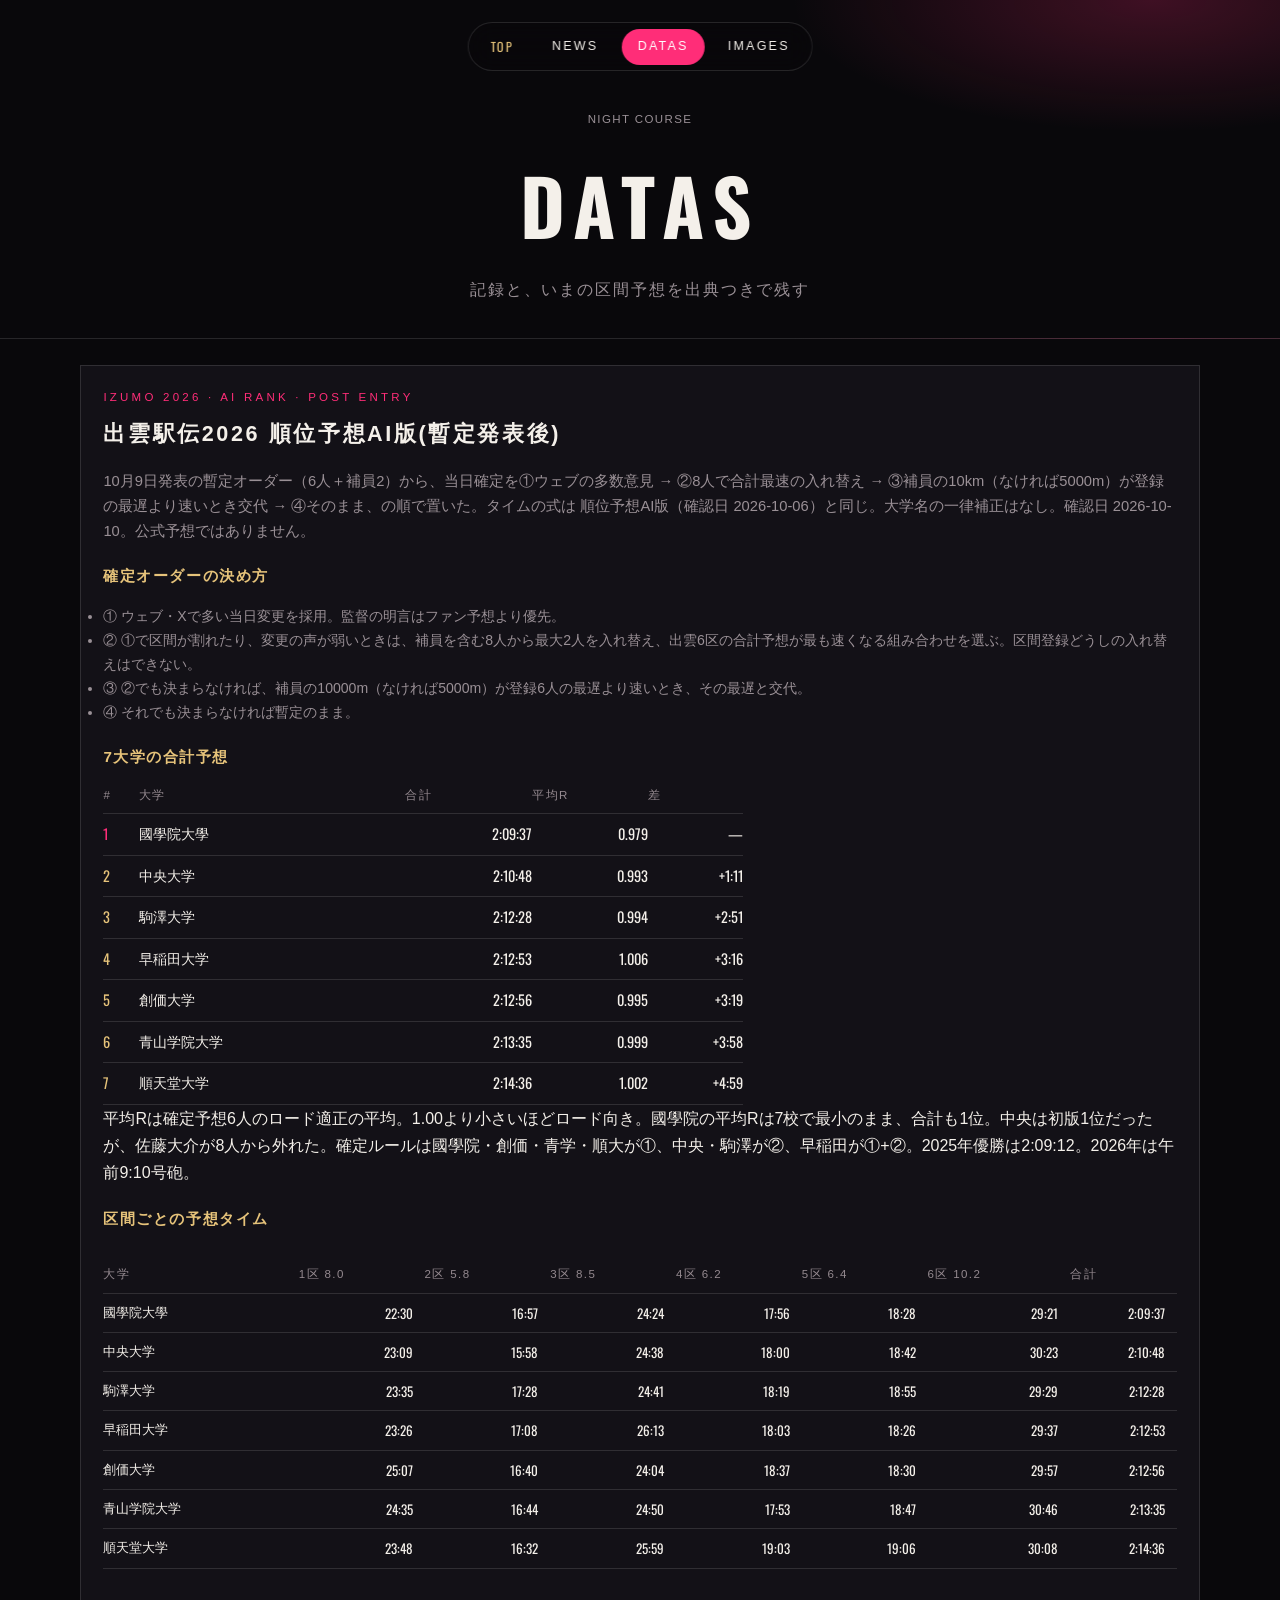
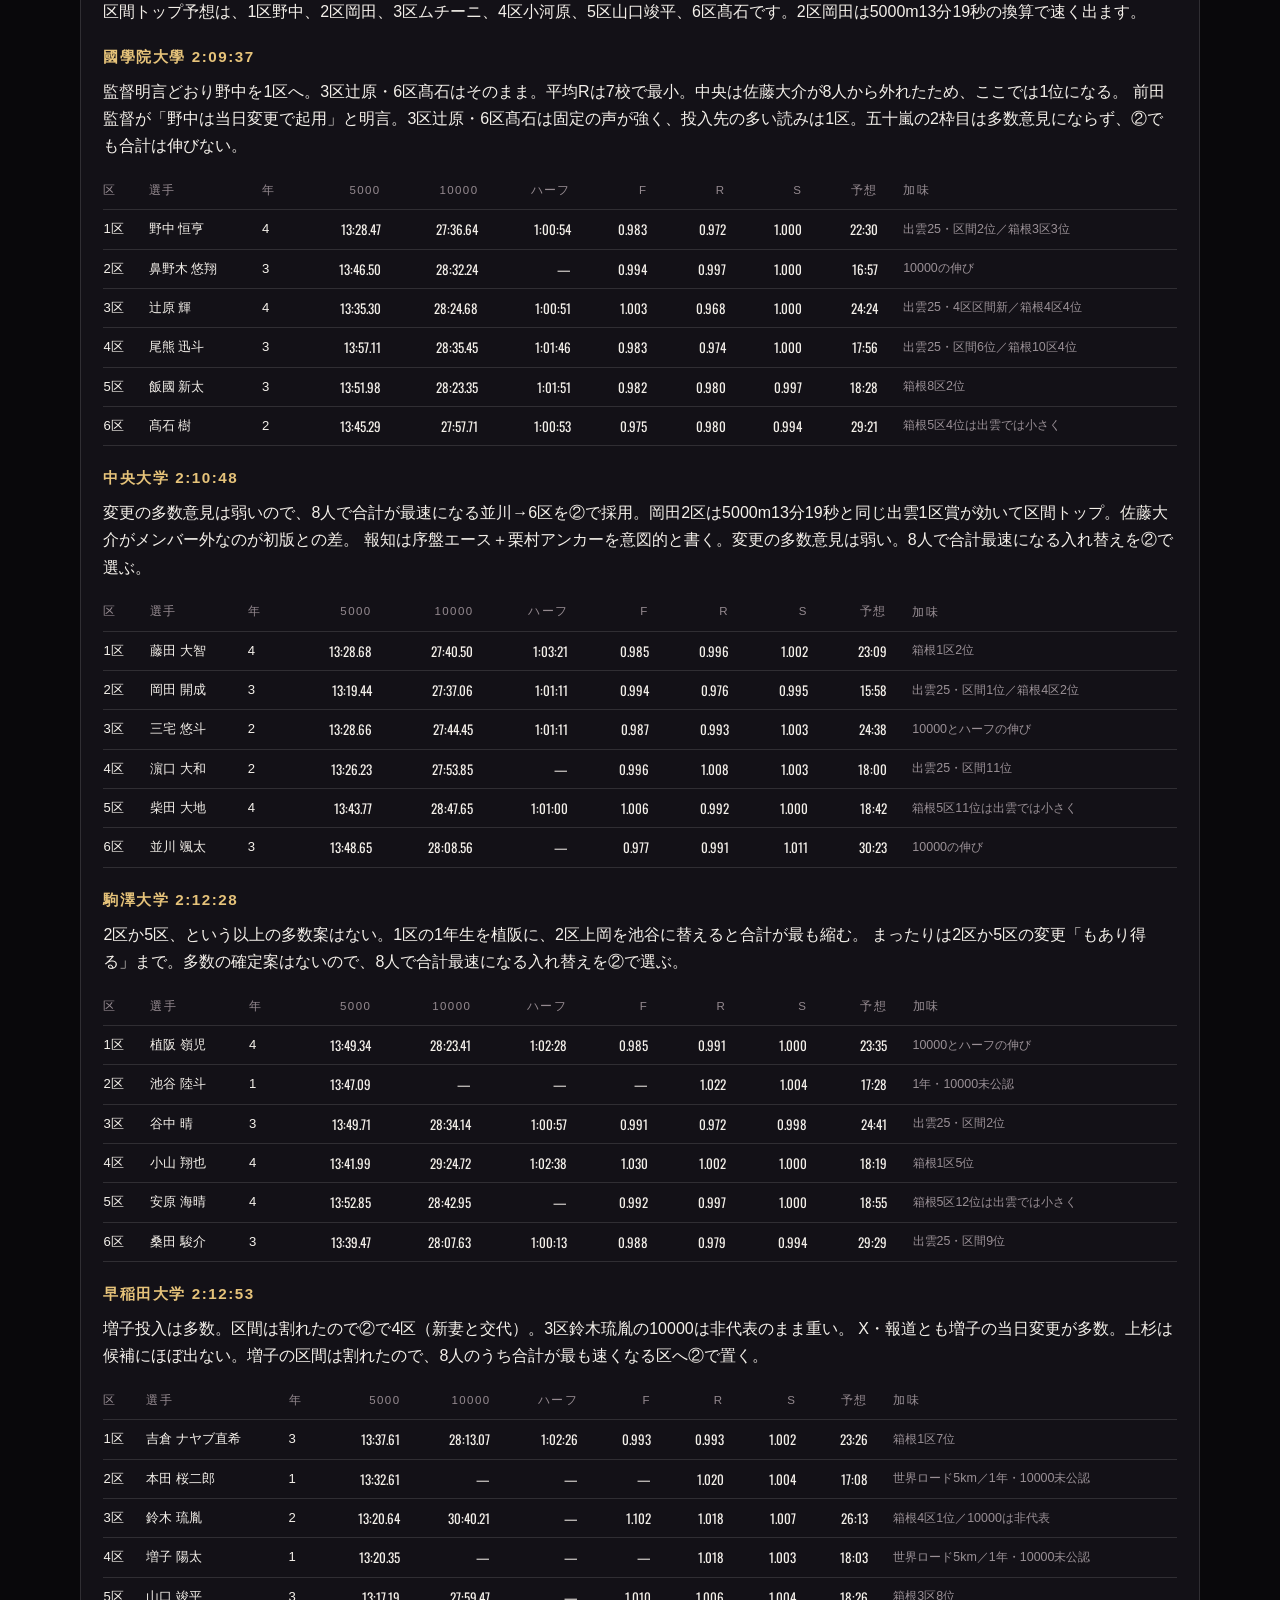
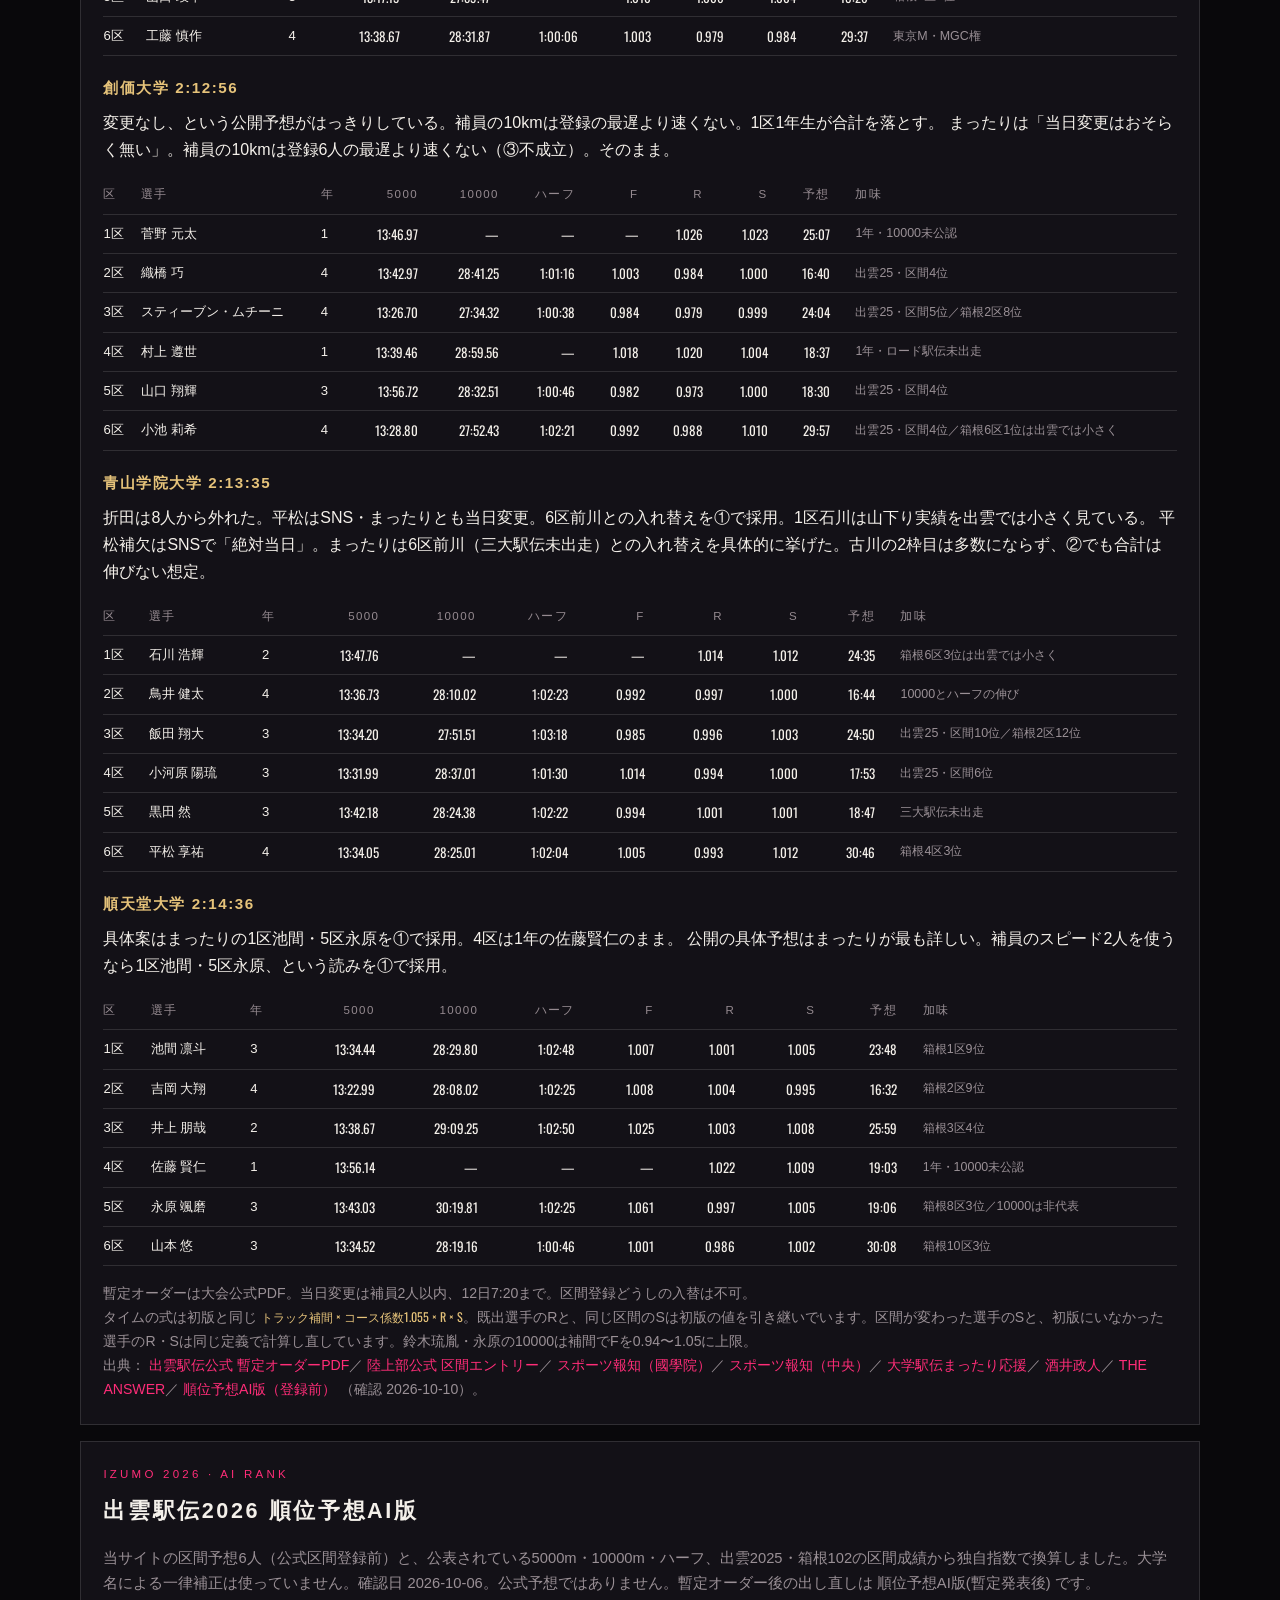
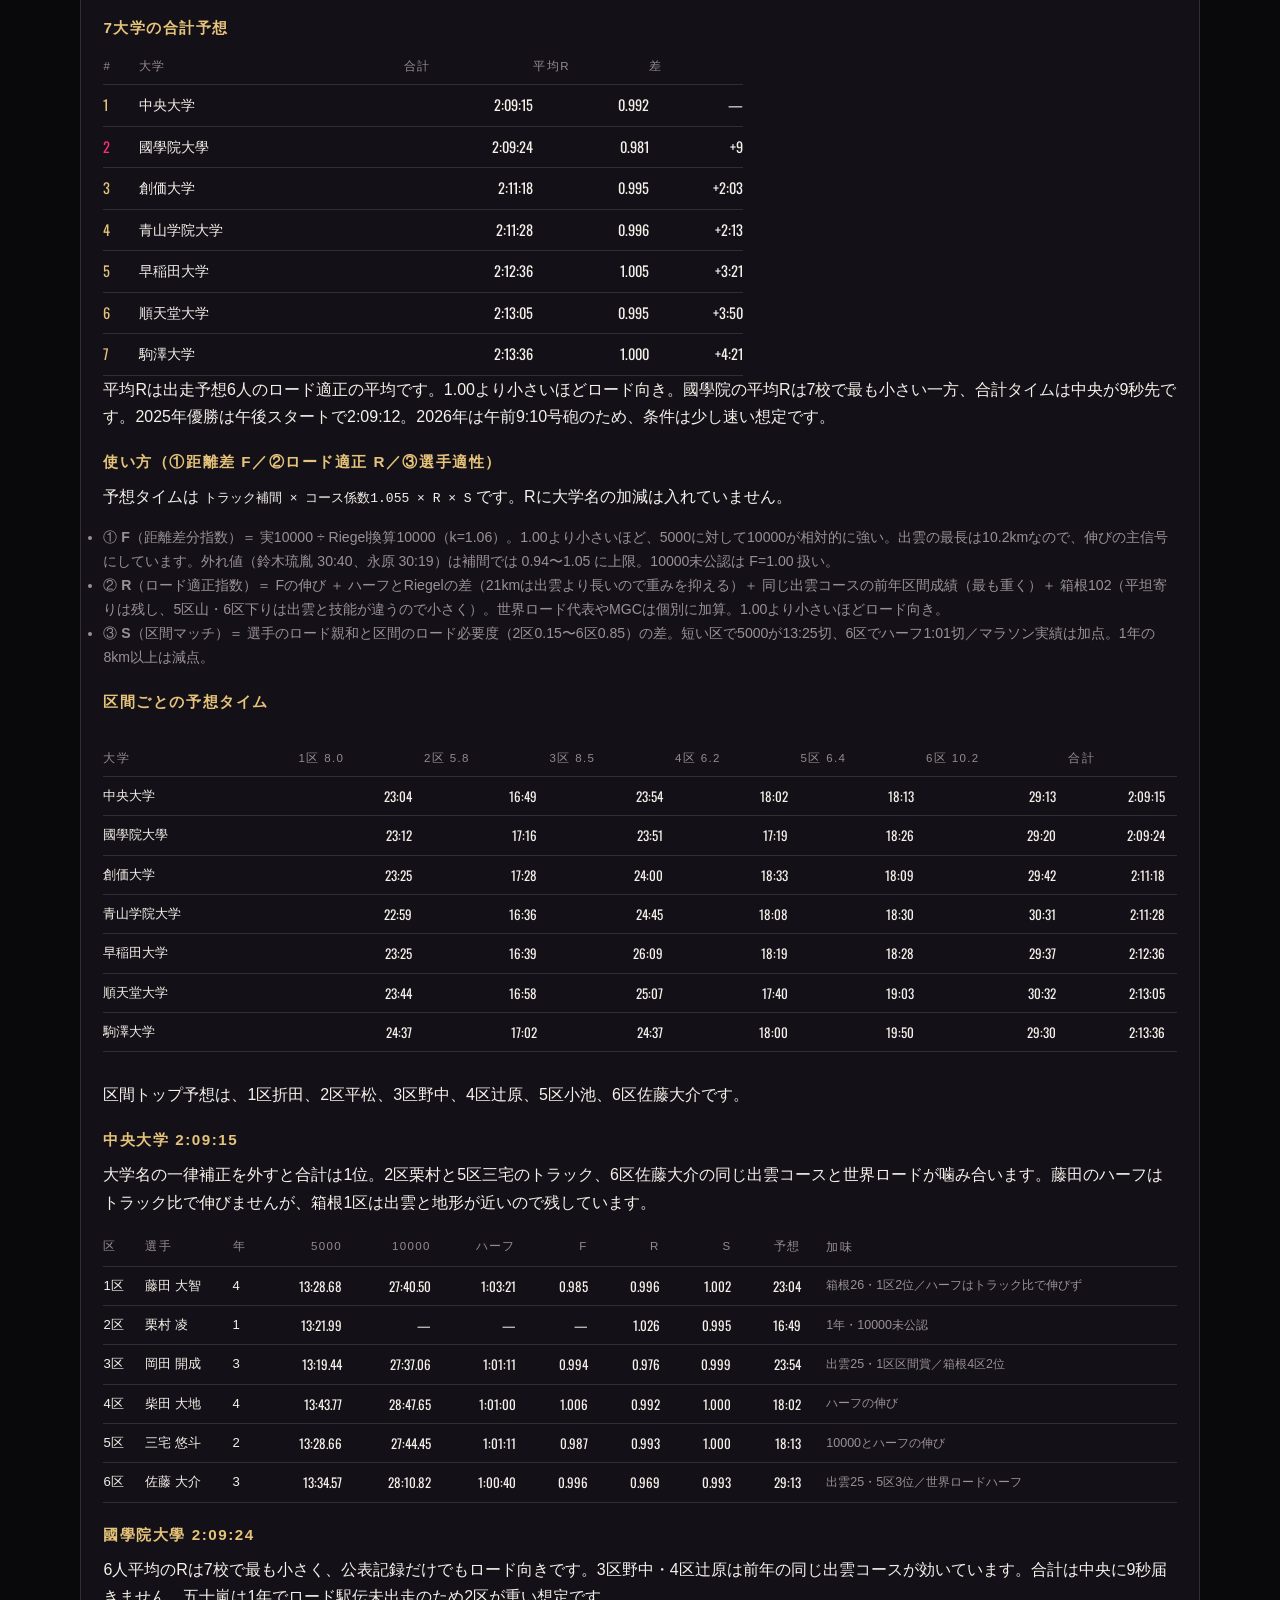
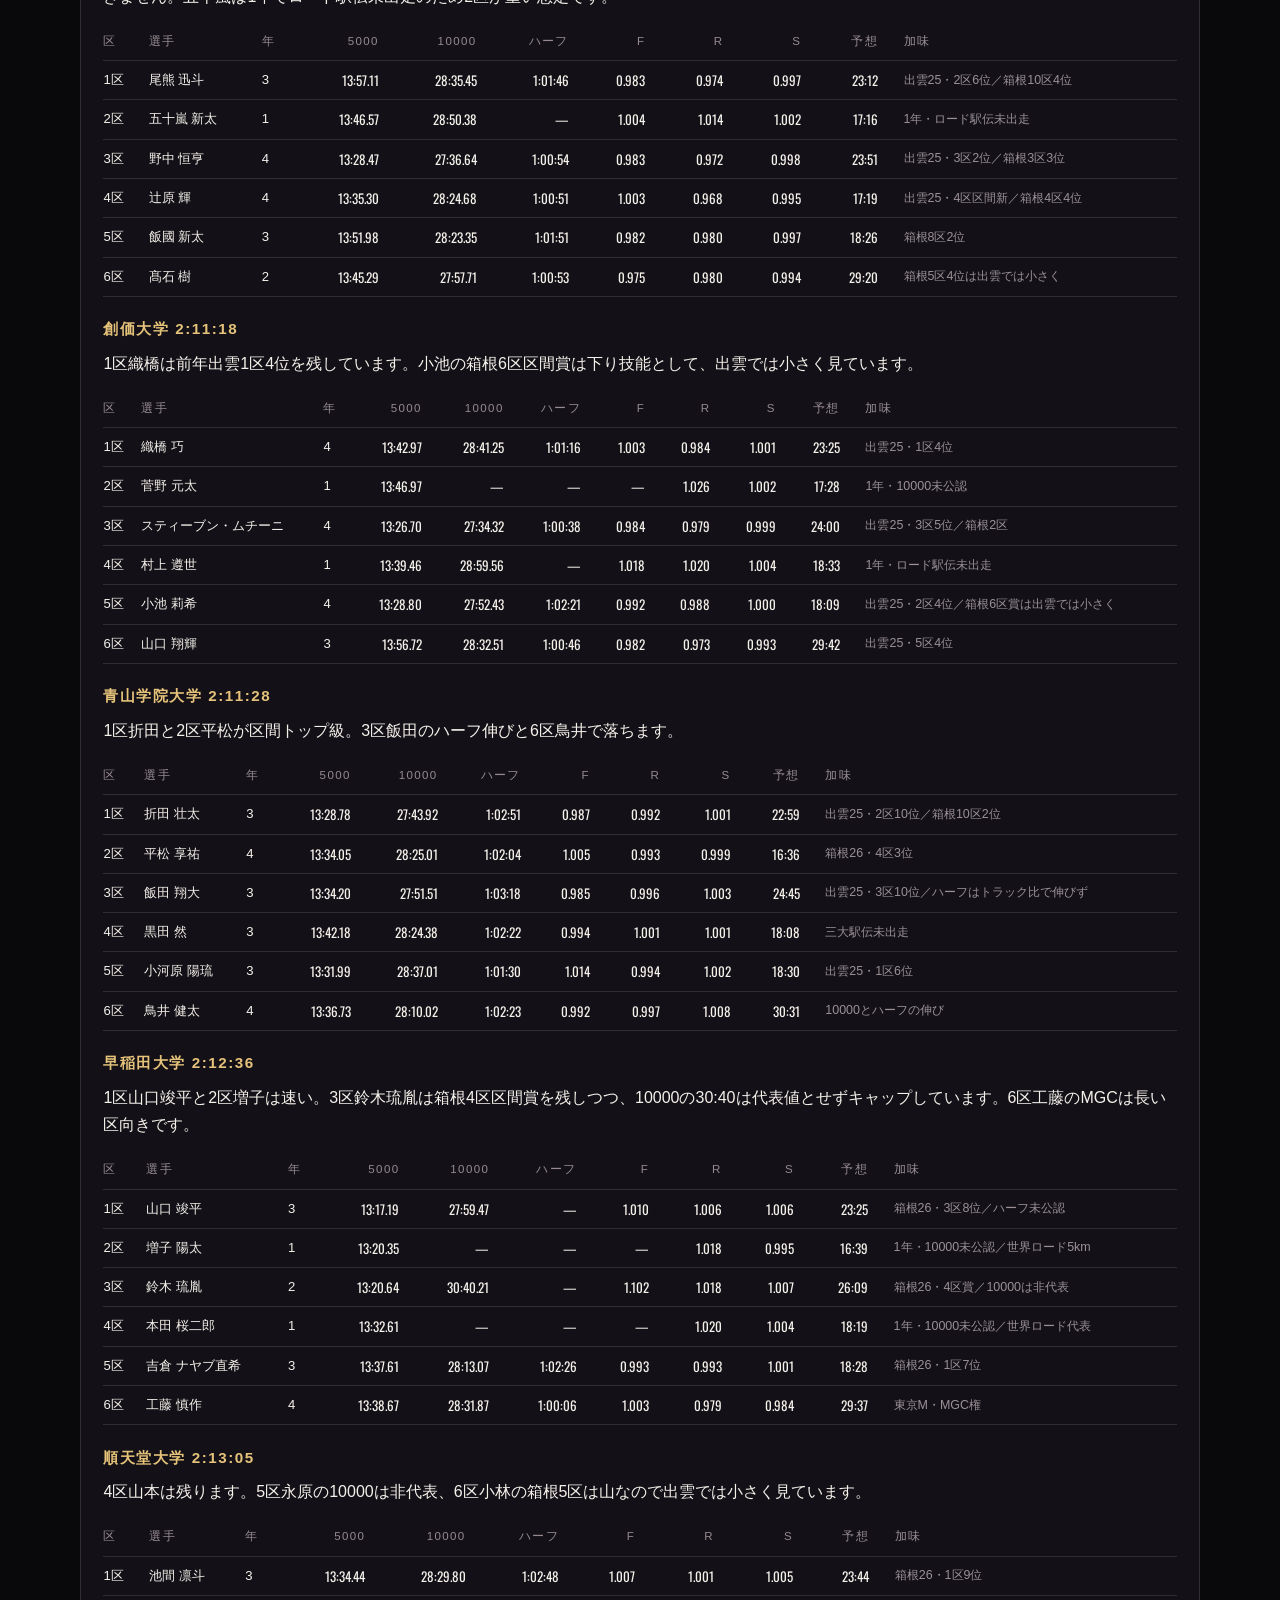
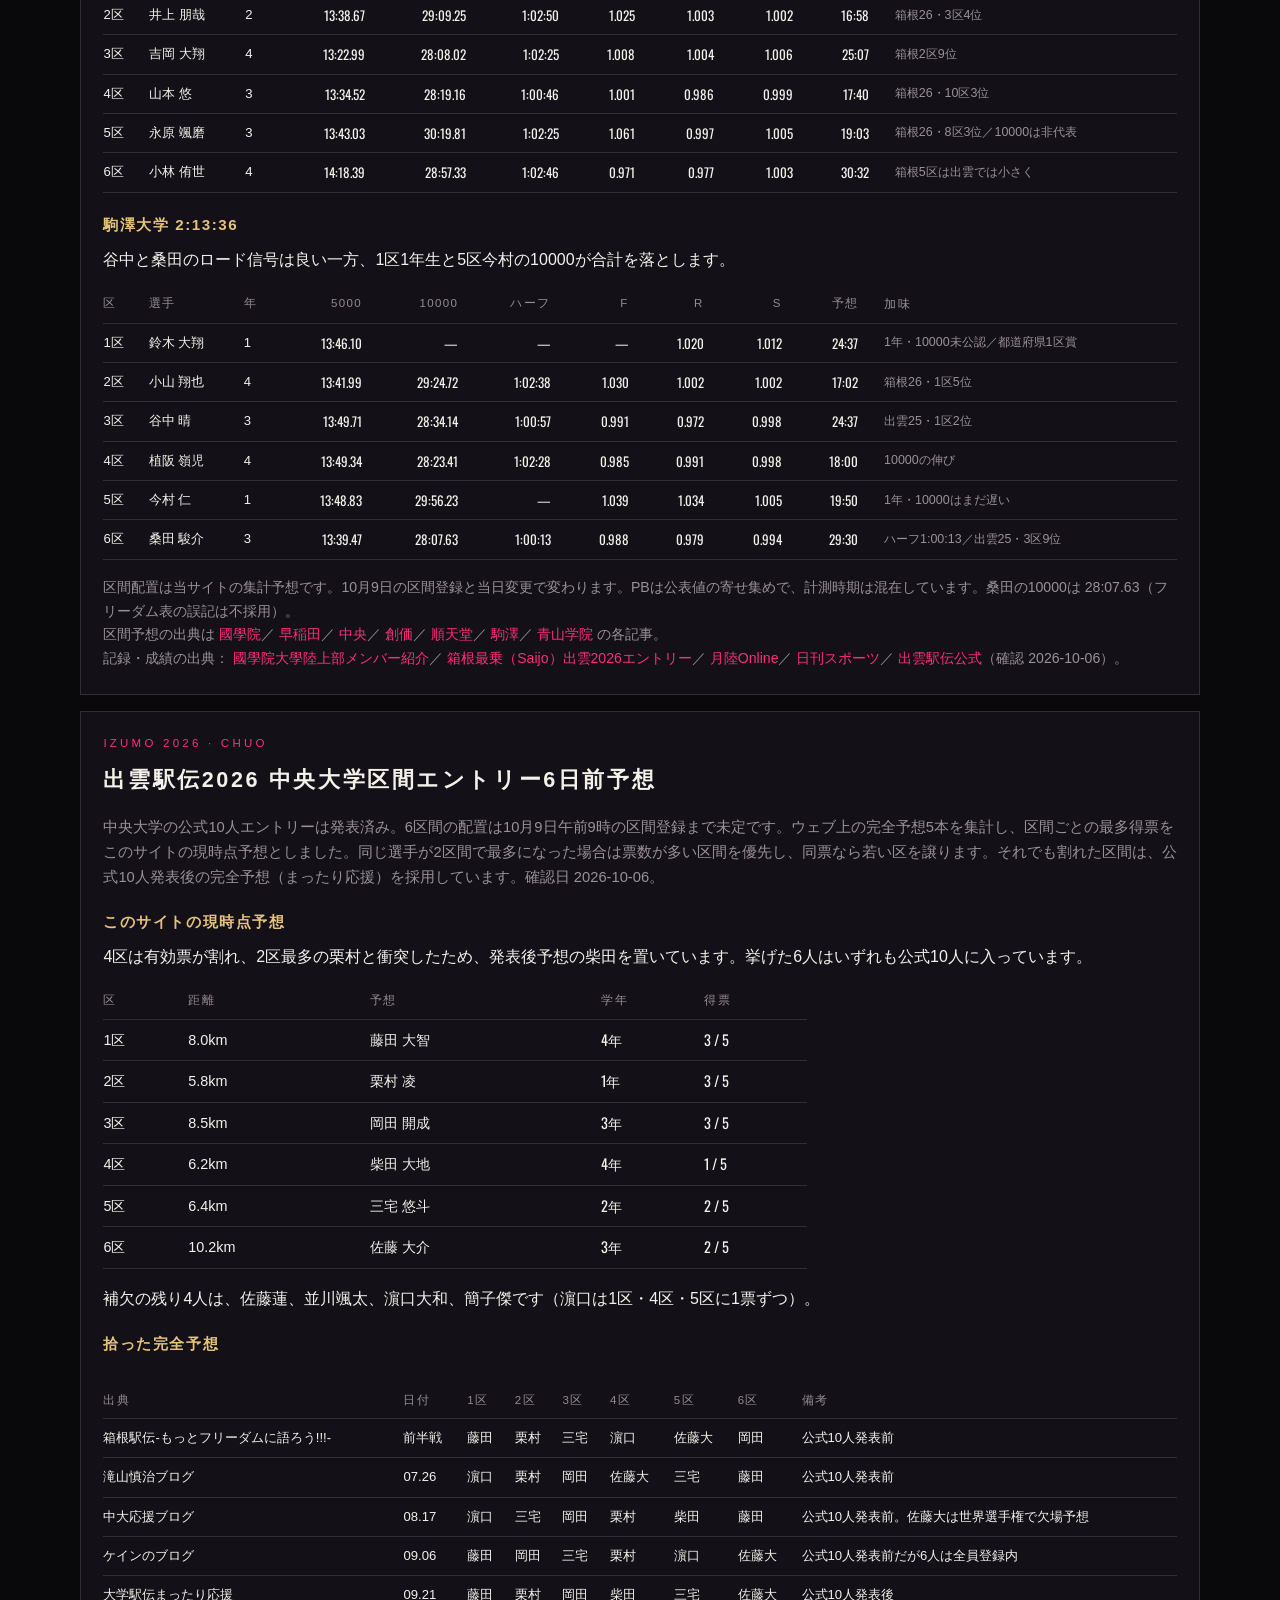
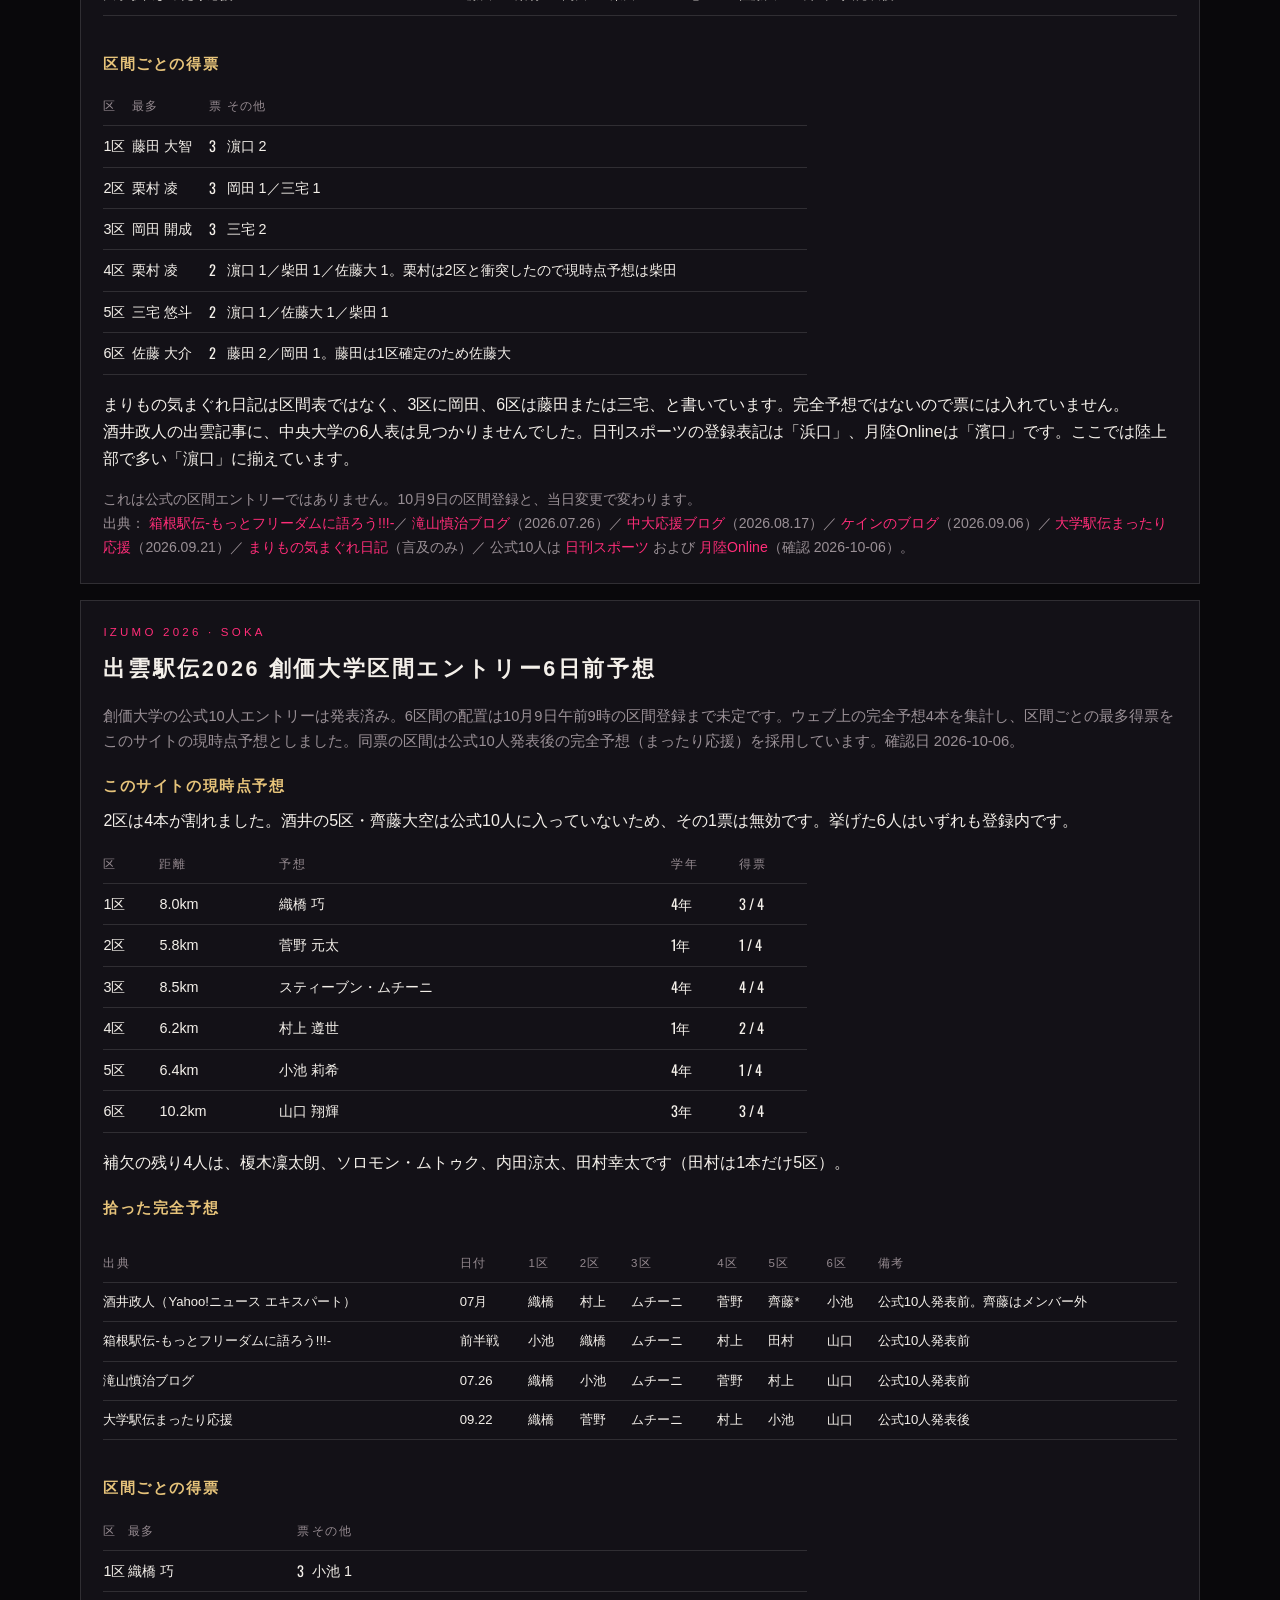
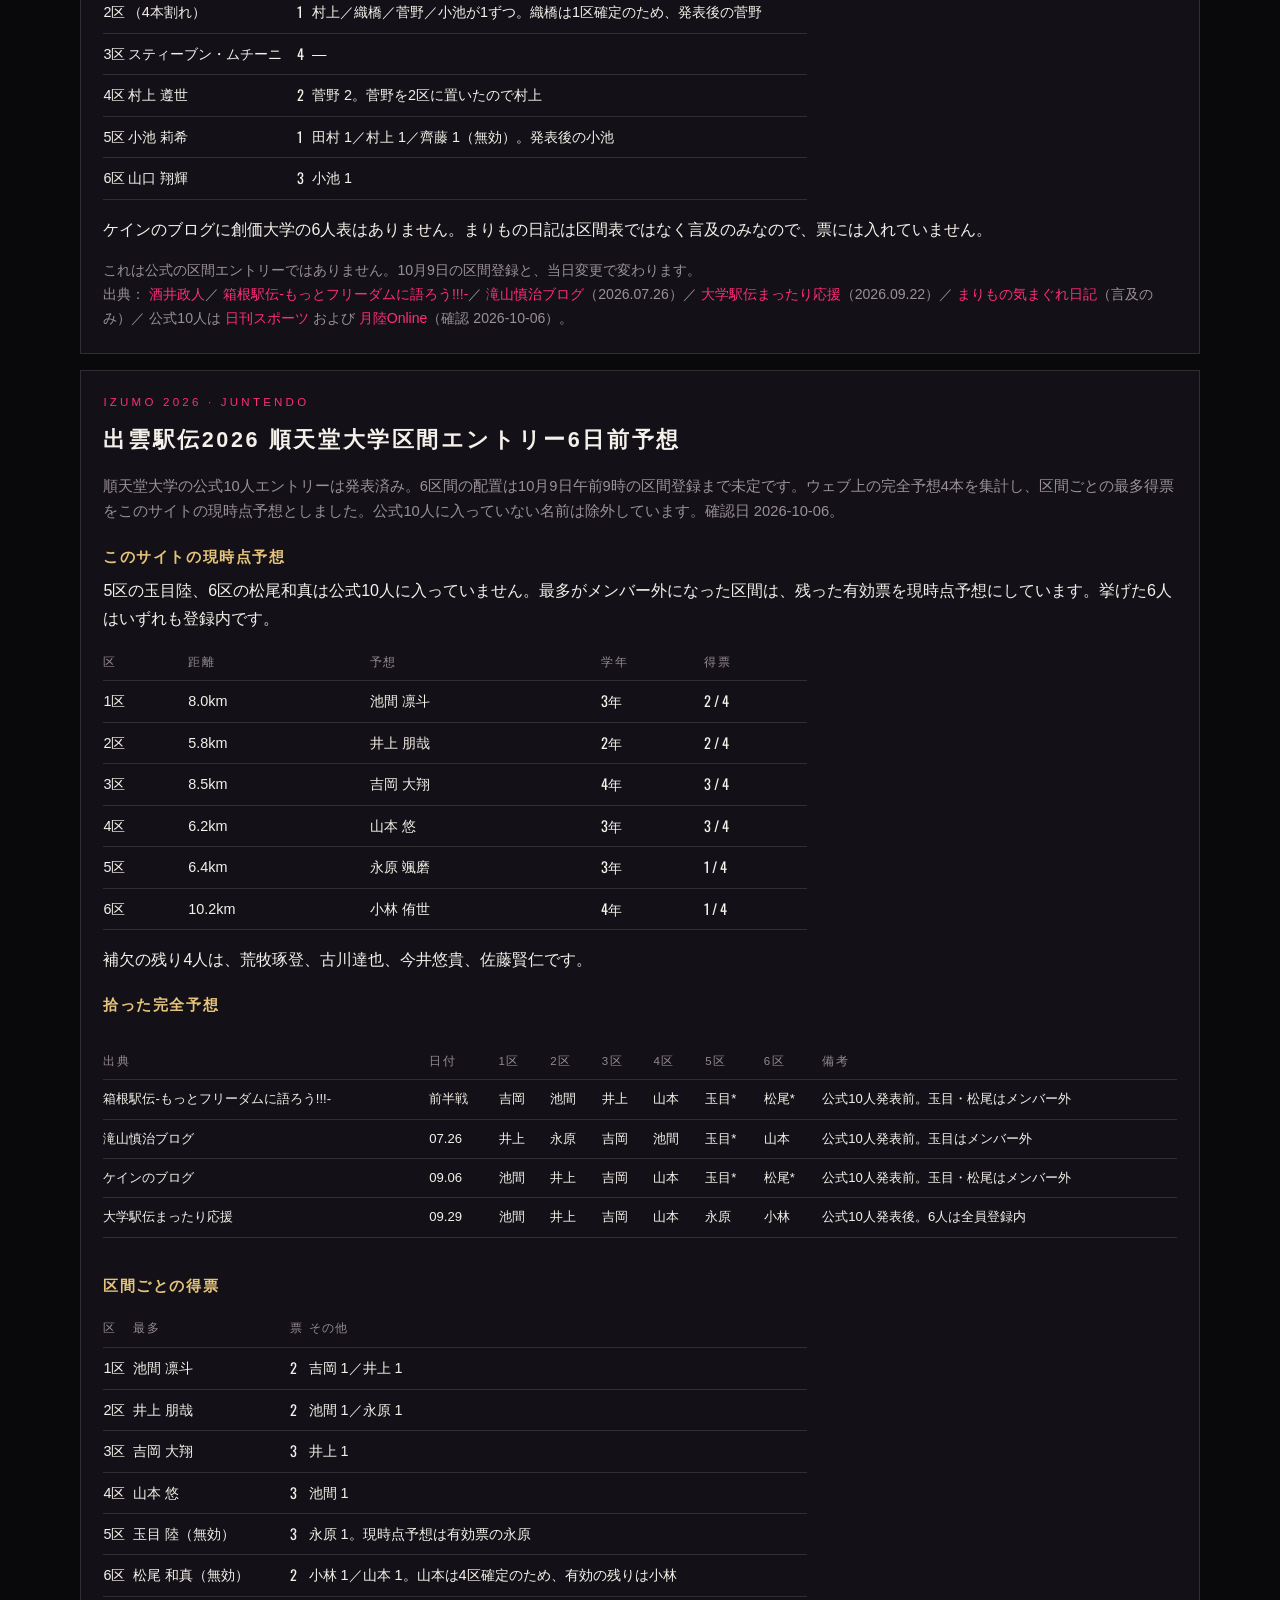
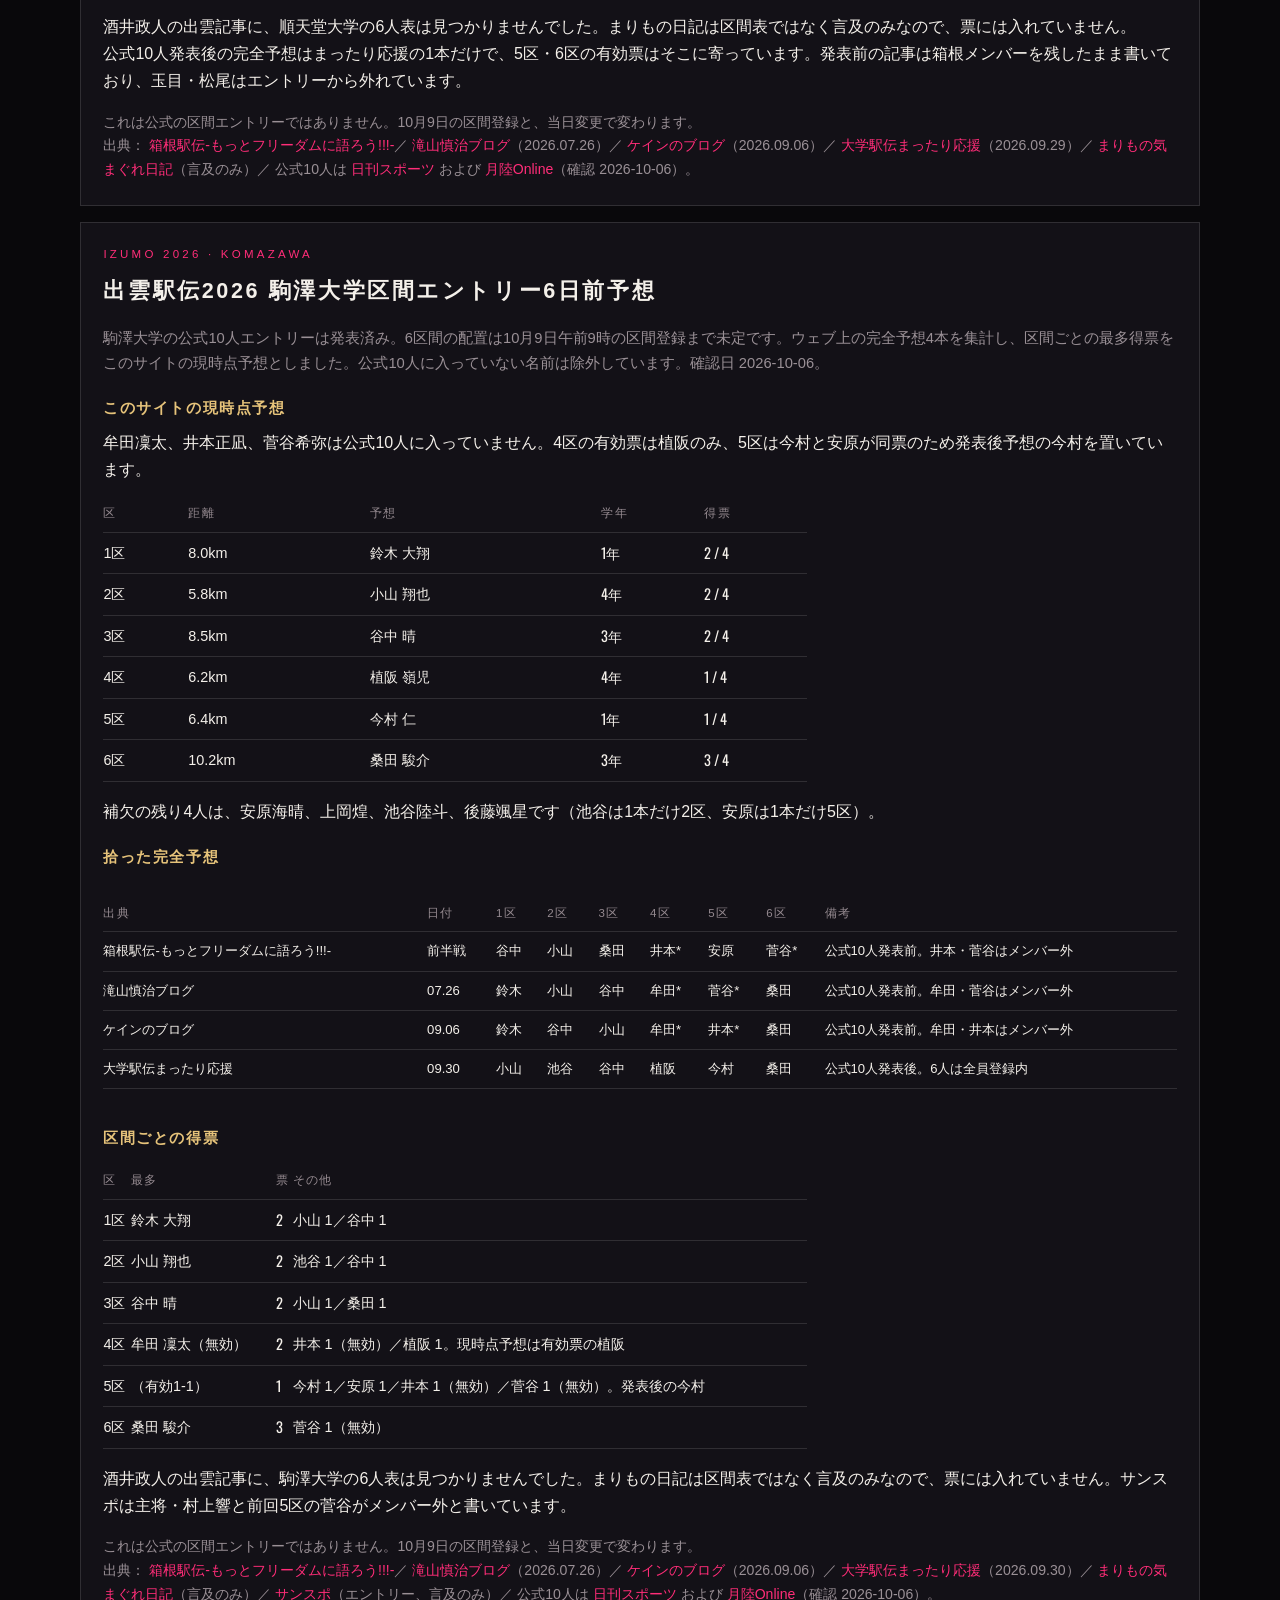
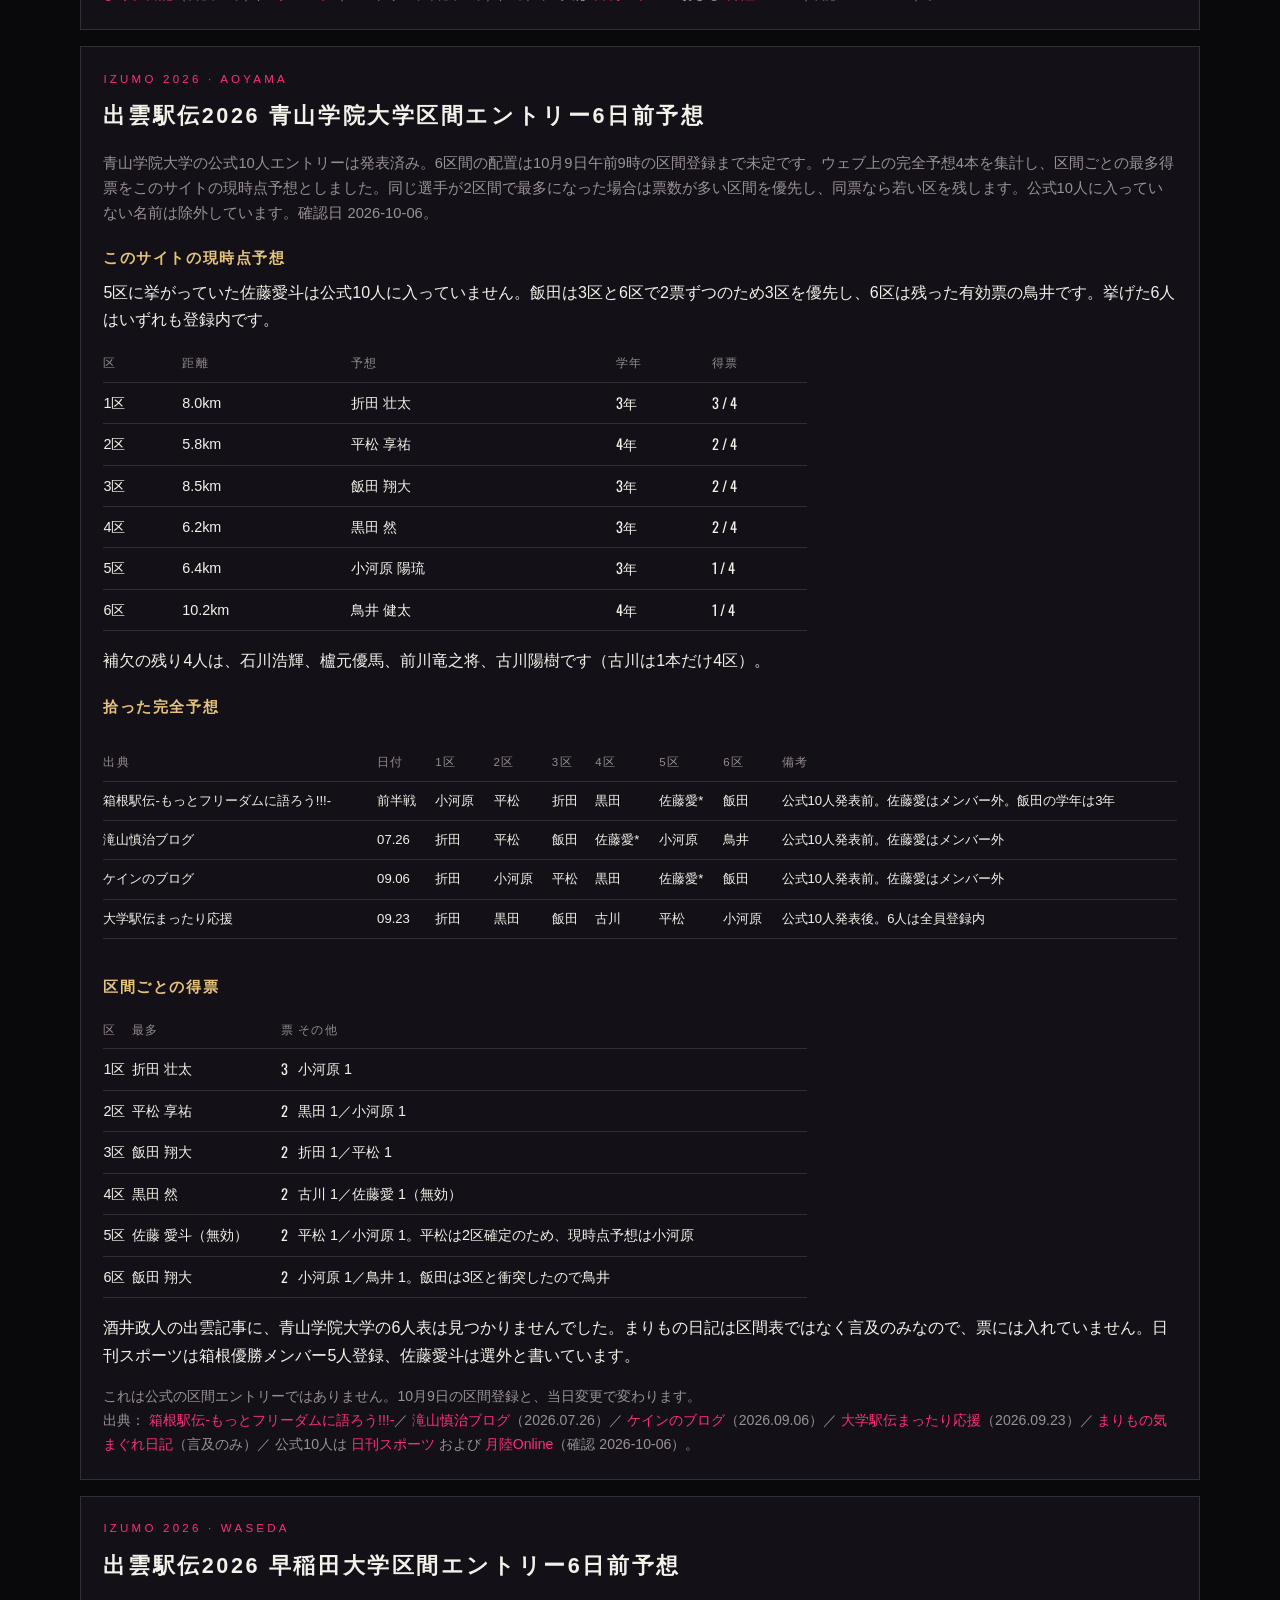
<file: datas/index.html>
<!DOCTYPE html>
<html lang="ja">
<head>
  <meta charset="UTF-8">
  <meta name="viewport" content="width=device-width, initial-scale=1">
  <title>DATAS｜國學院駅伝部応援情報</title>
  <meta name="robots" content="noindex, nofollow, noarchive, nosnippet">
  <meta name="googlebot" content="noindex, nofollow, noarchive, nosnippet">
  <link rel="preconnect" href="https://fonts.googleapis.com">
  <link rel="preconnect" href="https://fonts.gstatic.com" crossorigin>
  <link href="https://fonts.googleapis.com/css2?family=Oswald:wght@400;500;600&family=Zen+Kaku+Gothic+New:wght@400;500;700;900&display=swap" rel="stylesheet">
  <link rel="stylesheet" href="../css/site.css">
</head>
<body class="page-inner">
  <a class="skip" href="#content">本文へ</a>
  <header class="page-head">
    <nav class="nav" aria-label="メイン">
      <a class="brand" href="../">TOP</a>
      <a href="../news/">NEWS</a>
      <a class="is-current" href="./">DATAS</a>
      <a href="../images/">IMAGES</a>
    </nav>
    <p class="kicker">NIGHT COURSE</p>
    <h1>DATAS</h1>
    <p>記録と、いまの区間予想を出典つきで残す</p>
  </header>
  <main class="page-body" id="content">
    <section class="panel" id="izumo-ai-rank-2026-post">
      <p class="kicker">IZUMO 2026 · AI RANK · POST ENTRY</p>
      <h2>出雲駅伝2026 順位予想AI版(暫定発表後)</h2>
      <p class="lede">10月9日発表の暫定オーダー（6人＋補員2）から、当日確定を①ウェブの多数意見 → ②8人で合計最速の入れ替え → ③補員の10km（なければ5000m）が登録の最遅より速いとき交代 → ④そのまま、の順で置いた。タイムの式は <a href="./#izumo-ai-rank-2026">順位予想AI版</a>（確認日 2026-10-06）と同じ。大学名の一律補正はなし。確認日 2026-10-10。公式予想ではありません。</p>

      <h3>確定オーダーの決め方</h3>
      <ul class="note">
        <li>① ウェブ・Xで多い当日変更を採用。監督の明言はファン予想より優先。</li>
        <li>② ①で区間が割れたり、変更の声が弱いときは、補員を含む8人から最大2人を入れ替え、出雲6区の合計予想が最も速くなる組み合わせを選ぶ。区間登録どうしの入れ替えはできない。</li>
        <li>③ ②でも決まらなければ、補員の10000m（なければ5000m）が登録6人の最遅より速いとき、その最遅と交代。</li>
        <li>④ それでも決まらなければ暫定のまま。</li>
      </ul>

      <h3>7大学の合計予想</h3>
      <table class="rank-table">
        <thead>
          <tr><th>#</th><th>大学</th><th>合計</th><th>平均R</th><th>差</th></tr>
        </thead>
        <tbody>
          <tr class="is-home"><td>1</td><td>國學院大學</td><td>2:09:37</td><td>0.979</td><td>—</td></tr>
          <tr><td>2</td><td>中央大学</td><td>2:10:48</td><td>0.993</td><td>+1:11</td></tr>
          <tr><td>3</td><td>駒澤大学</td><td>2:12:28</td><td>0.994</td><td>+2:51</td></tr>
          <tr><td>4</td><td>早稲田大学</td><td>2:12:53</td><td>1.006</td><td>+3:16</td></tr>
          <tr><td>5</td><td>創価大学</td><td>2:12:56</td><td>0.995</td><td>+3:19</td></tr>
          <tr><td>6</td><td>青山学院大学</td><td>2:13:35</td><td>0.999</td><td>+3:58</td></tr>
          <tr><td>7</td><td>順天堂大学</td><td>2:14:36</td><td>1.002</td><td>+4:59</td></tr>
        </tbody>
      </table>
      <p>平均Rは確定予想6人のロード適正の平均。1.00より小さいほどロード向き。國學院の平均Rは7校で最小のまま、合計も1位。中央は初版1位だったが、佐藤大介が8人から外れた。確定ルールは國學院・創価・青学・順大が①、中央・駒澤が②、早稲田が①+②。2025年優勝は2:09:12。2026年は午前9:10号砲。</p>

      <h3>区間ごとの予想タイム</h3>
      <div class="table-scroll">
        <table class="pred-matrix sec-matrix">
          <thead>
            <tr><th>大学</th><th>1区 8.0</th><th>2区 5.8</th><th>3区 8.5</th><th>4区 6.2</th><th>5区 6.4</th><th>6区 10.2</th><th>合計</th></tr>
          </thead>
          <tbody>
            <tr><td>國學院大學</td><td>22:30</td><td>16:57</td><td>24:24</td><td>17:56</td><td>18:28</td><td>29:21</td><td>2:09:37</td></tr>
            <tr><td>中央大学</td><td>23:09</td><td>15:58</td><td>24:38</td><td>18:00</td><td>18:42</td><td>30:23</td><td>2:10:48</td></tr>
            <tr><td>駒澤大学</td><td>23:35</td><td>17:28</td><td>24:41</td><td>18:19</td><td>18:55</td><td>29:29</td><td>2:12:28</td></tr>
            <tr><td>早稲田大学</td><td>23:26</td><td>17:08</td><td>26:13</td><td>18:03</td><td>18:26</td><td>29:37</td><td>2:12:53</td></tr>
            <tr><td>創価大学</td><td>25:07</td><td>16:40</td><td>24:04</td><td>18:37</td><td>18:30</td><td>29:57</td><td>2:12:56</td></tr>
            <tr><td>青山学院大学</td><td>24:35</td><td>16:44</td><td>24:50</td><td>17:53</td><td>18:47</td><td>30:46</td><td>2:13:35</td></tr>
            <tr><td>順天堂大学</td><td>23:48</td><td>16:32</td><td>25:59</td><td>19:03</td><td>19:06</td><td>30:08</td><td>2:14:36</td></tr>
          </tbody>
        </table>
      </div>
      <p>区間トップ予想は、1区野中、2区岡田、3区ムチーニ、4区小河原、5区山口竣平、6区髙石です。2区岡田は5000m13分19秒の換算で速く出ます。</p>

      <h3>國學院大學 2:09:37</h3>
      <p>監督明言どおり野中を1区へ。3区辻原・6区髙石はそのまま。平均Rは7校で最小。中央は佐藤大介が8人から外れたため、ここでは1位になる。 前田監督が「野中は当日変更で起用」と明言。3区辻原・6区髙石は固定の声が強く、投入先の多い読みは1区。五十嵐の2枠目は多数意見にならず、②でも合計は伸びない。</p>
      <div class="table-scroll">
        <table class="idx-table">
          <thead><tr><th>区</th><th>選手</th><th>年</th><th>5000</th><th>10000</th><th>ハーフ</th><th>F</th><th>R</th><th>S</th><th>予想</th><th>加味</th></tr></thead>
          <tbody>
            <tr><td>1区</td><td>野中 恒亨</td><td>4</td><td>13:28.47</td><td>27:36.64</td><td>1:00:54</td><td>0.983</td><td>0.972</td><td>1.000</td><td>22:30</td><td>出雲25・区間2位／箱根3区3位</td></tr>
            <tr><td>2区</td><td>鼻野木 悠翔</td><td>3</td><td>13:46.50</td><td>28:32.24</td><td>—</td><td>0.994</td><td>0.997</td><td>1.000</td><td>16:57</td><td>10000の伸び</td></tr>
            <tr><td>3区</td><td>辻原 輝</td><td>4</td><td>13:35.30</td><td>28:24.68</td><td>1:00:51</td><td>1.003</td><td>0.968</td><td>1.000</td><td>24:24</td><td>出雲25・4区区間新／箱根4区4位</td></tr>
            <tr><td>4区</td><td>尾熊 迅斗</td><td>3</td><td>13:57.11</td><td>28:35.45</td><td>1:01:46</td><td>0.983</td><td>0.974</td><td>1.000</td><td>17:56</td><td>出雲25・区間6位／箱根10区4位</td></tr>
            <tr><td>5区</td><td>飯國 新太</td><td>3</td><td>13:51.98</td><td>28:23.35</td><td>1:01:51</td><td>0.982</td><td>0.980</td><td>0.997</td><td>18:28</td><td>箱根8区2位</td></tr>
            <tr><td>6区</td><td>髙石 樹</td><td>2</td><td>13:45.29</td><td>27:57.71</td><td>1:00:53</td><td>0.975</td><td>0.980</td><td>0.994</td><td>29:21</td><td>箱根5区4位は出雲では小さく</td></tr>
          </tbody>
        </table>
      </div>

      <h3>中央大学 2:10:48</h3>
      <p>変更の多数意見は弱いので、8人で合計が最速になる並川→6区を②で採用。岡田2区は5000m13分19秒と同じ出雲1区賞が効いて区間トップ。佐藤大介がメンバー外なのが初版との差。 報知は序盤エース＋栗村アンカーを意図的と書く。変更の多数意見は弱い。8人で合計最速になる入れ替えを②で選ぶ。</p>
      <div class="table-scroll">
        <table class="idx-table">
          <thead><tr><th>区</th><th>選手</th><th>年</th><th>5000</th><th>10000</th><th>ハーフ</th><th>F</th><th>R</th><th>S</th><th>予想</th><th>加味</th></tr></thead>
          <tbody>
            <tr><td>1区</td><td>藤田 大智</td><td>4</td><td>13:28.68</td><td>27:40.50</td><td>1:03:21</td><td>0.985</td><td>0.996</td><td>1.002</td><td>23:09</td><td>箱根1区2位</td></tr>
            <tr><td>2区</td><td>岡田 開成</td><td>3</td><td>13:19.44</td><td>27:37.06</td><td>1:01:11</td><td>0.994</td><td>0.976</td><td>0.995</td><td>15:58</td><td>出雲25・区間1位／箱根4区2位</td></tr>
            <tr><td>3区</td><td>三宅 悠斗</td><td>2</td><td>13:28.66</td><td>27:44.45</td><td>1:01:11</td><td>0.987</td><td>0.993</td><td>1.003</td><td>24:38</td><td>10000とハーフの伸び</td></tr>
            <tr><td>4区</td><td>濵口 大和</td><td>2</td><td>13:26.23</td><td>27:53.85</td><td>—</td><td>0.996</td><td>1.008</td><td>1.003</td><td>18:00</td><td>出雲25・区間11位</td></tr>
            <tr><td>5区</td><td>柴田 大地</td><td>4</td><td>13:43.77</td><td>28:47.65</td><td>1:01:00</td><td>1.006</td><td>0.992</td><td>1.000</td><td>18:42</td><td>箱根5区11位は出雲では小さく</td></tr>
            <tr><td>6区</td><td>並川 颯太</td><td>3</td><td>13:48.65</td><td>28:08.56</td><td>—</td><td>0.977</td><td>0.991</td><td>1.011</td><td>30:23</td><td>10000の伸び</td></tr>
          </tbody>
        </table>
      </div>

      <h3>駒澤大学 2:12:28</h3>
      <p>2区か5区、という以上の多数案はない。1区の1年生を植阪に、2区上岡を池谷に替えると合計が最も縮む。 まったりは2区か5区の変更「もあり得る」まで。多数の確定案はないので、8人で合計最速になる入れ替えを②で選ぶ。</p>
      <div class="table-scroll">
        <table class="idx-table">
          <thead><tr><th>区</th><th>選手</th><th>年</th><th>5000</th><th>10000</th><th>ハーフ</th><th>F</th><th>R</th><th>S</th><th>予想</th><th>加味</th></tr></thead>
          <tbody>
            <tr><td>1区</td><td>植阪 嶺児</td><td>4</td><td>13:49.34</td><td>28:23.41</td><td>1:02:28</td><td>0.985</td><td>0.991</td><td>1.000</td><td>23:35</td><td>10000とハーフの伸び</td></tr>
            <tr><td>2区</td><td>池谷 陸斗</td><td>1</td><td>13:47.09</td><td>—</td><td>—</td><td>—</td><td>1.022</td><td>1.004</td><td>17:28</td><td>1年・10000未公認</td></tr>
            <tr><td>3区</td><td>谷中 晴</td><td>3</td><td>13:49.71</td><td>28:34.14</td><td>1:00:57</td><td>0.991</td><td>0.972</td><td>0.998</td><td>24:41</td><td>出雲25・区間2位</td></tr>
            <tr><td>4区</td><td>小山 翔也</td><td>4</td><td>13:41.99</td><td>29:24.72</td><td>1:02:38</td><td>1.030</td><td>1.002</td><td>1.000</td><td>18:19</td><td>箱根1区5位</td></tr>
            <tr><td>5区</td><td>安原 海晴</td><td>4</td><td>13:52.85</td><td>28:42.95</td><td>—</td><td>0.992</td><td>0.997</td><td>1.000</td><td>18:55</td><td>箱根5区12位は出雲では小さく</td></tr>
            <tr><td>6区</td><td>桑田 駿介</td><td>3</td><td>13:39.47</td><td>28:07.63</td><td>1:00:13</td><td>0.988</td><td>0.979</td><td>0.994</td><td>29:29</td><td>出雲25・区間9位</td></tr>
          </tbody>
        </table>
      </div>

      <h3>早稲田大学 2:12:53</h3>
      <p>増子投入は多数。区間は割れたので②で4区（新妻と交代）。3区鈴木琉胤の10000は非代表のまま重い。 X・報道とも増子の当日変更が多数。上杉は候補にほぼ出ない。増子の区間は割れたので、8人のうち合計が最も速くなる区へ②で置く。</p>
      <div class="table-scroll">
        <table class="idx-table">
          <thead><tr><th>区</th><th>選手</th><th>年</th><th>5000</th><th>10000</th><th>ハーフ</th><th>F</th><th>R</th><th>S</th><th>予想</th><th>加味</th></tr></thead>
          <tbody>
            <tr><td>1区</td><td>吉倉 ナヤブ直希</td><td>3</td><td>13:37.61</td><td>28:13.07</td><td>1:02:26</td><td>0.993</td><td>0.993</td><td>1.002</td><td>23:26</td><td>箱根1区7位</td></tr>
            <tr><td>2区</td><td>本田 桜二郎</td><td>1</td><td>13:32.61</td><td>—</td><td>—</td><td>—</td><td>1.020</td><td>1.004</td><td>17:08</td><td>世界ロード5km／1年・10000未公認</td></tr>
            <tr><td>3区</td><td>鈴木 琉胤</td><td>2</td><td>13:20.64</td><td>30:40.21</td><td>—</td><td>1.102</td><td>1.018</td><td>1.007</td><td>26:13</td><td>箱根4区1位／10000は非代表</td></tr>
            <tr><td>4区</td><td>増子 陽太</td><td>1</td><td>13:20.35</td><td>—</td><td>—</td><td>—</td><td>1.018</td><td>1.003</td><td>18:03</td><td>世界ロード5km／1年・10000未公認</td></tr>
            <tr><td>5区</td><td>山口 竣平</td><td>3</td><td>13:17.19</td><td>27:59.47</td><td>—</td><td>1.010</td><td>1.006</td><td>1.004</td><td>18:26</td><td>箱根3区8位</td></tr>
            <tr><td>6区</td><td>工藤 慎作</td><td>4</td><td>13:38.67</td><td>28:31.87</td><td>1:00:06</td><td>1.003</td><td>0.979</td><td>0.984</td><td>29:37</td><td>東京M・MGC権</td></tr>
          </tbody>
        </table>
      </div>

      <h3>創価大学 2:12:56</h3>
      <p>変更なし、という公開予想がはっきりしている。補員の10kmは登録の最遅より速くない。1区1年生が合計を落とす。 まったりは「当日変更はおそらく無い」。補員の10kmは登録6人の最遅より速くない（③不成立）。そのまま。</p>
      <div class="table-scroll">
        <table class="idx-table">
          <thead><tr><th>区</th><th>選手</th><th>年</th><th>5000</th><th>10000</th><th>ハーフ</th><th>F</th><th>R</th><th>S</th><th>予想</th><th>加味</th></tr></thead>
          <tbody>
            <tr><td>1区</td><td>菅野 元太</td><td>1</td><td>13:46.97</td><td>—</td><td>—</td><td>—</td><td>1.026</td><td>1.023</td><td>25:07</td><td>1年・10000未公認</td></tr>
            <tr><td>2区</td><td>織橋 巧</td><td>4</td><td>13:42.97</td><td>28:41.25</td><td>1:01:16</td><td>1.003</td><td>0.984</td><td>1.000</td><td>16:40</td><td>出雲25・区間4位</td></tr>
            <tr><td>3区</td><td>スティーブン・ムチーニ</td><td>4</td><td>13:26.70</td><td>27:34.32</td><td>1:00:38</td><td>0.984</td><td>0.979</td><td>0.999</td><td>24:04</td><td>出雲25・区間5位／箱根2区8位</td></tr>
            <tr><td>4区</td><td>村上 遵世</td><td>1</td><td>13:39.46</td><td>28:59.56</td><td>—</td><td>1.018</td><td>1.020</td><td>1.004</td><td>18:37</td><td>1年・ロード駅伝未出走</td></tr>
            <tr><td>5区</td><td>山口 翔輝</td><td>3</td><td>13:56.72</td><td>28:32.51</td><td>1:00:46</td><td>0.982</td><td>0.973</td><td>1.000</td><td>18:30</td><td>出雲25・区間4位</td></tr>
            <tr><td>6区</td><td>小池 莉希</td><td>4</td><td>13:28.80</td><td>27:52.43</td><td>1:02:21</td><td>0.992</td><td>0.988</td><td>1.010</td><td>29:57</td><td>出雲25・区間4位／箱根6区1位は出雲では小さく</td></tr>
          </tbody>
        </table>
      </div>

      <h3>青山学院大学 2:13:35</h3>
      <p>折田は8人から外れた。平松はSNS・まったりとも当日変更。6区前川との入れ替えを①で採用。1区石川は山下り実績を出雲では小さく見ている。 平松補欠はSNSで「絶対当日」。まったりは6区前川（三大駅伝未出走）との入れ替えを具体的に挙げた。古川の2枠目は多数にならず、②でも合計は伸びない想定。</p>
      <div class="table-scroll">
        <table class="idx-table">
          <thead><tr><th>区</th><th>選手</th><th>年</th><th>5000</th><th>10000</th><th>ハーフ</th><th>F</th><th>R</th><th>S</th><th>予想</th><th>加味</th></tr></thead>
          <tbody>
            <tr><td>1区</td><td>石川 浩輝</td><td>2</td><td>13:47.76</td><td>—</td><td>—</td><td>—</td><td>1.014</td><td>1.012</td><td>24:35</td><td>箱根6区3位は出雲では小さく</td></tr>
            <tr><td>2区</td><td>鳥井 健太</td><td>4</td><td>13:36.73</td><td>28:10.02</td><td>1:02:23</td><td>0.992</td><td>0.997</td><td>1.000</td><td>16:44</td><td>10000とハーフの伸び</td></tr>
            <tr><td>3区</td><td>飯田 翔大</td><td>3</td><td>13:34.20</td><td>27:51.51</td><td>1:03:18</td><td>0.985</td><td>0.996</td><td>1.003</td><td>24:50</td><td>出雲25・区間10位／箱根2区12位</td></tr>
            <tr><td>4区</td><td>小河原 陽琉</td><td>3</td><td>13:31.99</td><td>28:37.01</td><td>1:01:30</td><td>1.014</td><td>0.994</td><td>1.000</td><td>17:53</td><td>出雲25・区間6位</td></tr>
            <tr><td>5区</td><td>黒田 然</td><td>3</td><td>13:42.18</td><td>28:24.38</td><td>1:02:22</td><td>0.994</td><td>1.001</td><td>1.001</td><td>18:47</td><td>三大駅伝未出走</td></tr>
            <tr><td>6区</td><td>平松 享祐</td><td>4</td><td>13:34.05</td><td>28:25.01</td><td>1:02:04</td><td>1.005</td><td>0.993</td><td>1.012</td><td>30:46</td><td>箱根4区3位</td></tr>
          </tbody>
        </table>
      </div>

      <h3>順天堂大学 2:14:36</h3>
      <p>具体案はまったりの1区池間・5区永原を①で採用。4区は1年の佐藤賢仁のまま。 公開の具体予想はまったりが最も詳しい。補員のスピード2人を使うなら1区池間・5区永原、という読みを①で採用。</p>
      <div class="table-scroll">
        <table class="idx-table">
          <thead><tr><th>区</th><th>選手</th><th>年</th><th>5000</th><th>10000</th><th>ハーフ</th><th>F</th><th>R</th><th>S</th><th>予想</th><th>加味</th></tr></thead>
          <tbody>
            <tr><td>1区</td><td>池間 凛斗</td><td>3</td><td>13:34.44</td><td>28:29.80</td><td>1:02:48</td><td>1.007</td><td>1.001</td><td>1.005</td><td>23:48</td><td>箱根1区9位</td></tr>
            <tr><td>2区</td><td>吉岡 大翔</td><td>4</td><td>13:22.99</td><td>28:08.02</td><td>1:02:25</td><td>1.008</td><td>1.004</td><td>0.995</td><td>16:32</td><td>箱根2区9位</td></tr>
            <tr><td>3区</td><td>井上 朋哉</td><td>2</td><td>13:38.67</td><td>29:09.25</td><td>1:02:50</td><td>1.025</td><td>1.003</td><td>1.008</td><td>25:59</td><td>箱根3区4位</td></tr>
            <tr><td>4区</td><td>佐藤 賢仁</td><td>1</td><td>13:56.14</td><td>—</td><td>—</td><td>—</td><td>1.022</td><td>1.009</td><td>19:03</td><td>1年・10000未公認</td></tr>
            <tr><td>5区</td><td>永原 颯磨</td><td>3</td><td>13:43.03</td><td>30:19.81</td><td>1:02:25</td><td>1.061</td><td>0.997</td><td>1.005</td><td>19:06</td><td>箱根8区3位／10000は非代表</td></tr>
            <tr><td>6区</td><td>山本 悠</td><td>3</td><td>13:34.52</td><td>28:19.16</td><td>1:00:46</td><td>1.001</td><td>0.986</td><td>1.002</td><td>30:08</td><td>箱根10区3位</td></tr>
          </tbody>
        </table>
      </div>

      <p class="note">
        暫定オーダーは大会公式PDF。当日変更は補員2人以内、12日7:20まで。区間登録どうしの入替は不可。<br>
        タイムの式は初版と同じ <code>トラック補間 × コース係数1.055 × R × S</code>。既出選手のRと、同じ区間のSは初版の値を引き継いでいます。区間が変わった選手のSと、初版にいなかった選手のR・Sは同じ定義で計算し直しています。鈴木琉胤・永原の10000は補間でFを0.94〜1.05に上限。<br>
        出典：
        <a href="https://www.izumo-ekiden.jp/assets/pdf/orderlist_pre.pdf" target="_blank" rel="noopener noreferrer">出雲駅伝公式 暫定オーダーPDF</a>／
        <a href="https://www.kokugakuin.com/news/4270/" target="_blank" rel="noopener noreferrer">陸上部公式 区間エントリー</a>／
        <a href="https://hochi.news/articles/20261009-OHT1T51247.html" target="_blank" rel="noopener noreferrer">スポーツ報知（國學院）</a>／
        <a href="https://hochi.news/articles/20261009-OHT1T51230.html" target="_blank" rel="noopener noreferrer">スポーツ報知（中央）</a>／
        <a href="https://blog.sat-ekiden.info/2026/10/09/21181/" target="_blank" rel="noopener noreferrer">大学駅伝まったり応援</a>／
        <a href="https://news.yahoo.co.jp/expert/articles/332f1ffbffb2f99eaedb565dccc1e97dbf2c53a3" target="_blank" rel="noopener noreferrer">酒井政人</a>／
        <a href="https://the-ans.jp/news/738042/" target="_blank" rel="noopener noreferrer">THE ANSWER</a>／
        <a href="./#izumo-ai-rank-2026">順位予想AI版（登録前）</a>
        （確認 2026-10-10）。
      </p>
    </section>

    <section class="panel panel-gap" id="izumo-ai-rank-2026">
      <p class="kicker">IZUMO 2026 · AI RANK</p>
      <h2>出雲駅伝2026 順位予想AI版</h2>
      <p class="lede">当サイトの区間予想6人（公式区間登録前）と、公表されている5000m・10000m・ハーフ、出雲2025・箱根102の区間成績から独自指数で換算しました。大学名による一律補正は使っていません。確認日 2026-10-06。公式予想ではありません。暫定オーダー後の出し直しは <a href="./#izumo-ai-rank-2026-post">順位予想AI版(暫定発表後)</a> です。</p>

      <h3>7大学の合計予想</h3>
      <table class="rank-table">
        <thead>
          <tr>
            <th>#</th>
            <th>大学</th>
            <th>合計</th>
            <th>平均R</th>
            <th>差</th>
          </tr>
        </thead>
        <tbody>
          <tr><td>1</td><td>中央大学</td><td>2:09:15</td><td>0.992</td><td>—</td></tr>
          <tr class="is-home"><td>2</td><td>國學院大學</td><td>2:09:24</td><td>0.981</td><td>+9</td></tr>
          <tr><td>3</td><td>創価大学</td><td>2:11:18</td><td>0.995</td><td>+2:03</td></tr>
          <tr><td>4</td><td>青山学院大学</td><td>2:11:28</td><td>0.996</td><td>+2:13</td></tr>
          <tr><td>5</td><td>早稲田大学</td><td>2:12:36</td><td>1.005</td><td>+3:21</td></tr>
          <tr><td>6</td><td>順天堂大学</td><td>2:13:05</td><td>0.995</td><td>+3:50</td></tr>
          <tr><td>7</td><td>駒澤大学</td><td>2:13:36</td><td>1.000</td><td>+4:21</td></tr>
        </tbody>
      </table>
      <p>平均Rは出走予想6人のロード適正の平均です。1.00より小さいほどロード向き。國學院の平均Rは7校で最も小さい一方、合計タイムは中央が9秒先です。2025年優勝は午後スタートで2:09:12。2026年は午前9:10号砲のため、条件は少し速い想定です。</p>

      <h3>使い方（①距離差 F／②ロード適正 R／③選手適性）</h3>
      <p>予想タイムは <code>トラック補間 × コース係数1.055 × R × S</code> です。Rに大学名の加減は入れていません。</p>
      <ul class="note">
        <li>① <strong>F</strong>（距離差分指数）＝ 実10000 ÷ Riegel換算10000（k=1.06）。1.00より小さいほど、5000に対して10000が相対的に強い。出雲の最長は10.2kmなので、伸びの主信号にしています。外れ値（鈴木琉胤 30:40、永原 30:19）は補間では 0.94〜1.05 に上限。10000未公認は F=1.00 扱い。</li>
        <li>② <strong>R</strong>（ロード適正指数）＝ Fの伸び ＋ ハーフとRiegelの差（21kmは出雲より長いので重みを抑える）＋ 同じ出雲コースの前年区間成績（最も重く）＋ 箱根102（平坦寄りは残し、5区山・6区下りは出雲と技能が違うので小さく）。世界ロード代表やMGCは個別に加算。1.00より小さいほどロード向き。</li>
        <li>③ <strong>S</strong>（区間マッチ）＝ 選手のロード親和と区間のロード必要度（2区0.15〜6区0.85）の差。短い区で5000が13:25切、6区でハーフ1:01切／マラソン実績は加点。1年の8km以上は減点。</li>
      </ul>

      <h3>区間ごとの予想タイム</h3>
      <div class="table-scroll">
        <table class="pred-matrix sec-matrix">
          <thead>
            <tr>
              <th>大学</th>
              <th>1区 8.0</th>
              <th>2区 5.8</th>
              <th>3区 8.5</th>
              <th>4区 6.2</th>
              <th>5区 6.4</th>
              <th>6区 10.2</th>
              <th>合計</th>
            </tr>
          </thead>
          <tbody>
            <tr><td>中央大学</td><td>23:04</td><td>16:49</td><td>23:54</td><td>18:02</td><td>18:13</td><td>29:13</td><td>2:09:15</td></tr>
            <tr><td>國學院大學</td><td>23:12</td><td>17:16</td><td>23:51</td><td>17:19</td><td>18:26</td><td>29:20</td><td>2:09:24</td></tr>
            <tr><td>創価大学</td><td>23:25</td><td>17:28</td><td>24:00</td><td>18:33</td><td>18:09</td><td>29:42</td><td>2:11:18</td></tr>
            <tr><td>青山学院大学</td><td>22:59</td><td>16:36</td><td>24:45</td><td>18:08</td><td>18:30</td><td>30:31</td><td>2:11:28</td></tr>
            <tr><td>早稲田大学</td><td>23:25</td><td>16:39</td><td>26:09</td><td>18:19</td><td>18:28</td><td>29:37</td><td>2:12:36</td></tr>
            <tr><td>順天堂大学</td><td>23:44</td><td>16:58</td><td>25:07</td><td>17:40</td><td>19:03</td><td>30:32</td><td>2:13:05</td></tr>
            <tr><td>駒澤大学</td><td>24:37</td><td>17:02</td><td>24:37</td><td>18:00</td><td>19:50</td><td>29:30</td><td>2:13:36</td></tr>
          </tbody>
        </table>
      </div>
      <p>区間トップ予想は、1区折田、2区平松、3区野中、4区辻原、5区小池、6区佐藤大介です。</p>

      <h3>中央大学 2:09:15</h3>
      <p>大学名の一律補正を外すと合計は1位。2区栗村と5区三宅のトラック、6区佐藤大介の同じ出雲コースと世界ロードが噛み合います。藤田のハーフはトラック比で伸びませんが、箱根1区は出雲と地形が近いので残しています。</p>
      <div class="table-scroll">
        <table class="idx-table">
          <thead><tr><th>区</th><th>選手</th><th>年</th><th>5000</th><th>10000</th><th>ハーフ</th><th>F</th><th>R</th><th>S</th><th>予想</th><th>加味</th></tr></thead>
          <tbody>
            <tr><td>1区</td><td>藤田 大智</td><td>4</td><td>13:28.68</td><td>27:40.50</td><td>1:03:21</td><td>0.985</td><td>0.996</td><td>1.002</td><td>23:04</td><td>箱根26・1区2位／ハーフはトラック比で伸びず</td></tr>
            <tr><td>2区</td><td>栗村 凌</td><td>1</td><td>13:21.99</td><td>—</td><td>—</td><td>—</td><td>1.026</td><td>0.995</td><td>16:49</td><td>1年・10000未公認</td></tr>
            <tr><td>3区</td><td>岡田 開成</td><td>3</td><td>13:19.44</td><td>27:37.06</td><td>1:01:11</td><td>0.994</td><td>0.976</td><td>0.999</td><td>23:54</td><td>出雲25・1区区間賞／箱根4区2位</td></tr>
            <tr><td>4区</td><td>柴田 大地</td><td>4</td><td>13:43.77</td><td>28:47.65</td><td>1:01:00</td><td>1.006</td><td>0.992</td><td>1.000</td><td>18:02</td><td>ハーフの伸び</td></tr>
            <tr><td>5区</td><td>三宅 悠斗</td><td>2</td><td>13:28.66</td><td>27:44.45</td><td>1:01:11</td><td>0.987</td><td>0.993</td><td>1.000</td><td>18:13</td><td>10000とハーフの伸び</td></tr>
            <tr><td>6区</td><td>佐藤 大介</td><td>3</td><td>13:34.57</td><td>28:10.82</td><td>1:00:40</td><td>0.996</td><td>0.969</td><td>0.993</td><td>29:13</td><td>出雲25・5区3位／世界ロードハーフ</td></tr>
          </tbody>
        </table>
      </div>

      <h3>國學院大學 2:09:24</h3>
      <p>6人平均のRは7校で最も小さく、公表記録だけでもロード向きです。3区野中・4区辻原は前年の同じ出雲コースが効いています。合計は中央に9秒届きません。五十嵐は1年でロード駅伝未出走のため2区が重い想定です。</p>
      <div class="table-scroll">
        <table class="idx-table">
          <thead><tr><th>区</th><th>選手</th><th>年</th><th>5000</th><th>10000</th><th>ハーフ</th><th>F</th><th>R</th><th>S</th><th>予想</th><th>加味</th></tr></thead>
          <tbody>
            <tr><td>1区</td><td>尾熊 迅斗</td><td>3</td><td>13:57.11</td><td>28:35.45</td><td>1:01:46</td><td>0.983</td><td>0.974</td><td>0.997</td><td>23:12</td><td>出雲25・2区6位／箱根10区4位</td></tr>
            <tr><td>2区</td><td>五十嵐 新太</td><td>1</td><td>13:46.57</td><td>28:50.38</td><td>—</td><td>1.004</td><td>1.014</td><td>1.002</td><td>17:16</td><td>1年・ロード駅伝未出走</td></tr>
            <tr><td>3区</td><td>野中 恒亨</td><td>4</td><td>13:28.47</td><td>27:36.64</td><td>1:00:54</td><td>0.983</td><td>0.972</td><td>0.998</td><td>23:51</td><td>出雲25・3区2位／箱根3区3位</td></tr>
            <tr><td>4区</td><td>辻原 輝</td><td>4</td><td>13:35.30</td><td>28:24.68</td><td>1:00:51</td><td>1.003</td><td>0.968</td><td>0.995</td><td>17:19</td><td>出雲25・4区区間新／箱根4区4位</td></tr>
            <tr><td>5区</td><td>飯國 新太</td><td>3</td><td>13:51.98</td><td>28:23.35</td><td>1:01:51</td><td>0.982</td><td>0.980</td><td>0.997</td><td>18:26</td><td>箱根8区2位</td></tr>
            <tr><td>6区</td><td>髙石 樹</td><td>2</td><td>13:45.29</td><td>27:57.71</td><td>1:00:53</td><td>0.975</td><td>0.980</td><td>0.994</td><td>29:20</td><td>箱根5区4位は出雲では小さく</td></tr>
          </tbody>
        </table>
      </div>

      <h3>創価大学 2:11:18</h3>
      <p>1区織橋は前年出雲1区4位を残しています。小池の箱根6区区間賞は下り技能として、出雲では小さく見ています。</p>
      <div class="table-scroll">
        <table class="idx-table">
          <thead><tr><th>区</th><th>選手</th><th>年</th><th>5000</th><th>10000</th><th>ハーフ</th><th>F</th><th>R</th><th>S</th><th>予想</th><th>加味</th></tr></thead>
          <tbody>
            <tr><td>1区</td><td>織橋 巧</td><td>4</td><td>13:42.97</td><td>28:41.25</td><td>1:01:16</td><td>1.003</td><td>0.984</td><td>1.001</td><td>23:25</td><td>出雲25・1区4位</td></tr>
            <tr><td>2区</td><td>菅野 元太</td><td>1</td><td>13:46.97</td><td>—</td><td>—</td><td>—</td><td>1.026</td><td>1.002</td><td>17:28</td><td>1年・10000未公認</td></tr>
            <tr><td>3区</td><td>スティーブン・ムチーニ</td><td>4</td><td>13:26.70</td><td>27:34.32</td><td>1:00:38</td><td>0.984</td><td>0.979</td><td>0.999</td><td>24:00</td><td>出雲25・3区5位／箱根2区</td></tr>
            <tr><td>4区</td><td>村上 遵世</td><td>1</td><td>13:39.46</td><td>28:59.56</td><td>—</td><td>1.018</td><td>1.020</td><td>1.004</td><td>18:33</td><td>1年・ロード駅伝未出走</td></tr>
            <tr><td>5区</td><td>小池 莉希</td><td>4</td><td>13:28.80</td><td>27:52.43</td><td>1:02:21</td><td>0.992</td><td>0.988</td><td>1.000</td><td>18:09</td><td>出雲25・2区4位／箱根6区賞は出雲では小さく</td></tr>
            <tr><td>6区</td><td>山口 翔輝</td><td>3</td><td>13:56.72</td><td>28:32.51</td><td>1:00:46</td><td>0.982</td><td>0.973</td><td>0.993</td><td>29:42</td><td>出雲25・5区4位</td></tr>
          </tbody>
        </table>
      </div>

      <h3>青山学院大学 2:11:28</h3>
      <p>1区折田と2区平松が区間トップ級。3区飯田のハーフ伸びと6区鳥井で落ちます。</p>
      <div class="table-scroll">
        <table class="idx-table">
          <thead><tr><th>区</th><th>選手</th><th>年</th><th>5000</th><th>10000</th><th>ハーフ</th><th>F</th><th>R</th><th>S</th><th>予想</th><th>加味</th></tr></thead>
          <tbody>
            <tr><td>1区</td><td>折田 壮太</td><td>3</td><td>13:28.78</td><td>27:43.92</td><td>1:02:51</td><td>0.987</td><td>0.992</td><td>1.001</td><td>22:59</td><td>出雲25・2区10位／箱根10区2位</td></tr>
            <tr><td>2区</td><td>平松 享祐</td><td>4</td><td>13:34.05</td><td>28:25.01</td><td>1:02:04</td><td>1.005</td><td>0.993</td><td>0.999</td><td>16:36</td><td>箱根26・4区3位</td></tr>
            <tr><td>3区</td><td>飯田 翔大</td><td>3</td><td>13:34.20</td><td>27:51.51</td><td>1:03:18</td><td>0.985</td><td>0.996</td><td>1.003</td><td>24:45</td><td>出雲25・3区10位／ハーフはトラック比で伸びず</td></tr>
            <tr><td>4区</td><td>黒田 然</td><td>3</td><td>13:42.18</td><td>28:24.38</td><td>1:02:22</td><td>0.994</td><td>1.001</td><td>1.001</td><td>18:08</td><td>三大駅伝未出走</td></tr>
            <tr><td>5区</td><td>小河原 陽琉</td><td>3</td><td>13:31.99</td><td>28:37.01</td><td>1:01:30</td><td>1.014</td><td>0.994</td><td>1.002</td><td>18:30</td><td>出雲25・1区6位</td></tr>
            <tr><td>6区</td><td>鳥井 健太</td><td>4</td><td>13:36.73</td><td>28:10.02</td><td>1:02:23</td><td>0.992</td><td>0.997</td><td>1.008</td><td>30:31</td><td>10000とハーフの伸び</td></tr>
          </tbody>
        </table>
      </div>

      <h3>早稲田大学 2:12:36</h3>
      <p>1区山口竣平と2区増子は速い。3区鈴木琉胤は箱根4区区間賞を残しつつ、10000の30:40は代表値とせずキャップしています。6区工藤のMGCは長い区向きです。</p>
      <div class="table-scroll">
        <table class="idx-table">
          <thead><tr><th>区</th><th>選手</th><th>年</th><th>5000</th><th>10000</th><th>ハーフ</th><th>F</th><th>R</th><th>S</th><th>予想</th><th>加味</th></tr></thead>
          <tbody>
            <tr><td>1区</td><td>山口 竣平</td><td>3</td><td>13:17.19</td><td>27:59.47</td><td>—</td><td>1.010</td><td>1.006</td><td>1.006</td><td>23:25</td><td>箱根26・3区8位／ハーフ未公認</td></tr>
            <tr><td>2区</td><td>増子 陽太</td><td>1</td><td>13:20.35</td><td>—</td><td>—</td><td>—</td><td>1.018</td><td>0.995</td><td>16:39</td><td>1年・10000未公認／世界ロード5km</td></tr>
            <tr><td>3区</td><td>鈴木 琉胤</td><td>2</td><td>13:20.64</td><td>30:40.21</td><td>—</td><td>1.102</td><td>1.018</td><td>1.007</td><td>26:09</td><td>箱根26・4区賞／10000は非代表</td></tr>
            <tr><td>4区</td><td>本田 桜二郎</td><td>1</td><td>13:32.61</td><td>—</td><td>—</td><td>—</td><td>1.020</td><td>1.004</td><td>18:19</td><td>1年・10000未公認／世界ロード代表</td></tr>
            <tr><td>5区</td><td>吉倉 ナヤブ直希</td><td>3</td><td>13:37.61</td><td>28:13.07</td><td>1:02:26</td><td>0.993</td><td>0.993</td><td>1.001</td><td>18:28</td><td>箱根26・1区7位</td></tr>
            <tr><td>6区</td><td>工藤 慎作</td><td>4</td><td>13:38.67</td><td>28:31.87</td><td>1:00:06</td><td>1.003</td><td>0.979</td><td>0.984</td><td>29:37</td><td>東京M・MGC権</td></tr>
          </tbody>
        </table>
      </div>

      <h3>順天堂大学 2:13:05</h3>
      <p>4区山本は残ります。5区永原の10000は非代表、6区小林の箱根5区は山なので出雲では小さく見ています。</p>
      <div class="table-scroll">
        <table class="idx-table">
          <thead><tr><th>区</th><th>選手</th><th>年</th><th>5000</th><th>10000</th><th>ハーフ</th><th>F</th><th>R</th><th>S</th><th>予想</th><th>加味</th></tr></thead>
          <tbody>
            <tr><td>1区</td><td>池間 凛斗</td><td>3</td><td>13:34.44</td><td>28:29.80</td><td>1:02:48</td><td>1.007</td><td>1.001</td><td>1.005</td><td>23:44</td><td>箱根26・1区9位</td></tr>
            <tr><td>2区</td><td>井上 朋哉</td><td>2</td><td>13:38.67</td><td>29:09.25</td><td>1:02:50</td><td>1.025</td><td>1.003</td><td>1.002</td><td>16:58</td><td>箱根26・3区4位</td></tr>
            <tr><td>3区</td><td>吉岡 大翔</td><td>4</td><td>13:22.99</td><td>28:08.02</td><td>1:02:25</td><td>1.008</td><td>1.004</td><td>1.006</td><td>25:07</td><td>箱根2区9位</td></tr>
            <tr><td>4区</td><td>山本 悠</td><td>3</td><td>13:34.52</td><td>28:19.16</td><td>1:00:46</td><td>1.001</td><td>0.986</td><td>0.999</td><td>17:40</td><td>箱根26・10区3位</td></tr>
            <tr><td>5区</td><td>永原 颯磨</td><td>3</td><td>13:43.03</td><td>30:19.81</td><td>1:02:25</td><td>1.061</td><td>0.997</td><td>1.005</td><td>19:03</td><td>箱根26・8区3位／10000は非代表</td></tr>
            <tr><td>6区</td><td>小林 侑世</td><td>4</td><td>14:18.39</td><td>28:57.33</td><td>1:02:46</td><td>0.971</td><td>0.977</td><td>1.003</td><td>30:32</td><td>箱根5区は出雲では小さく</td></tr>
          </tbody>
        </table>
      </div>

      <h3>駒澤大学 2:13:36</h3>
      <p>谷中と桑田のロード信号は良い一方、1区1年生と5区今村の10000が合計を落とします。</p>
      <div class="table-scroll">
        <table class="idx-table">
          <thead><tr><th>区</th><th>選手</th><th>年</th><th>5000</th><th>10000</th><th>ハーフ</th><th>F</th><th>R</th><th>S</th><th>予想</th><th>加味</th></tr></thead>
          <tbody>
            <tr><td>1区</td><td>鈴木 大翔</td><td>1</td><td>13:46.10</td><td>—</td><td>—</td><td>—</td><td>1.020</td><td>1.012</td><td>24:37</td><td>1年・10000未公認／都道府県1区賞</td></tr>
            <tr><td>2区</td><td>小山 翔也</td><td>4</td><td>13:41.99</td><td>29:24.72</td><td>1:02:38</td><td>1.030</td><td>1.002</td><td>1.002</td><td>17:02</td><td>箱根26・1区5位</td></tr>
            <tr><td>3区</td><td>谷中 晴</td><td>3</td><td>13:49.71</td><td>28:34.14</td><td>1:00:57</td><td>0.991</td><td>0.972</td><td>0.998</td><td>24:37</td><td>出雲25・1区2位</td></tr>
            <tr><td>4区</td><td>植阪 嶺児</td><td>4</td><td>13:49.34</td><td>28:23.41</td><td>1:02:28</td><td>0.985</td><td>0.991</td><td>0.998</td><td>18:00</td><td>10000の伸び</td></tr>
            <tr><td>5区</td><td>今村 仁</td><td>1</td><td>13:48.83</td><td>29:56.23</td><td>—</td><td>1.039</td><td>1.034</td><td>1.005</td><td>19:50</td><td>1年・10000はまだ遅い</td></tr>
            <tr><td>6区</td><td>桑田 駿介</td><td>3</td><td>13:39.47</td><td>28:07.63</td><td>1:00:13</td><td>0.988</td><td>0.979</td><td>0.994</td><td>29:30</td><td>ハーフ1:00:13／出雲25・3区9位</td></tr>
          </tbody>
        </table>
      </div>

      <p class="note">
        区間配置は当サイトの集計予想です。10月9日の区間登録と当日変更で変わります。PBは公表値の寄せ集めで、計測時期は混在しています。桑田の10000は 28:07.63（フリーダム表の誤記は不採用）。<br>
        区間予想の出典は
        <a href="./#izumo-order-2026">國學院</a>／
        <a href="./#izumo-waseda-order-2026">早稲田</a>／
        <a href="./#izumo-chuo-order-2026">中央</a>／
        <a href="./#izumo-soka-order-2026">創価</a>／
        <a href="./#izumo-juntendo-order-2026">順天堂</a>／
        <a href="./#izumo-komazawa-order-2026">駒澤</a>／
        <a href="./#izumo-aogaku-order-2026">青山学院</a>
        の各記事。<br>
        記録・成績の出典：
        <a href="https://www.kokugakuin.com/member/" target="_blank" rel="noopener noreferrer">國學院大學陸上部メンバー紹介</a>／
        <a href="https://hakonesaijo.sakura.ne.jp/2026-izumo-entry-kanto-1.htm" target="_blank" rel="noopener noreferrer">箱根最乗（Saijo）出雲2026エントリー</a>／
        <a href="https://www.rikujyokyogi.co.jp/archives/216875" target="_blank" rel="noopener noreferrer">月陸Online</a>／
        <a href="https://www.nikkansports.com/sports/athletics/news/202609190000391.html" target="_blank" rel="noopener noreferrer">日刊スポーツ</a>／
        <a href="https://www.izumo-ekiden.jp/" target="_blank" rel="noopener noreferrer">出雲駅伝公式</a>（確認 2026-10-06）。
      </p>
    </section>

    <section class="panel panel-gap" id="izumo-chuo-order-2026">
      <p class="kicker">IZUMO 2026 · CHUO</p>
      <h2>出雲駅伝2026 中央大学区間エントリー6日前予想</h2>
      <p class="lede">中央大学の公式10人エントリーは発表済み。6区間の配置は10月9日午前9時の区間登録まで未定です。ウェブ上の完全予想5本を集計し、区間ごとの最多得票をこのサイトの現時点予想としました。同じ選手が2区間で最多になった場合は票数が多い区間を優先し、同票なら若い区を譲ります。それでも割れた区間は、公式10人発表後の完全予想（まったり応援）を採用しています。確認日 2026-10-06。</p>

      <h3>このサイトの現時点予想</h3>
      <p>4区は有効票が割れ、2区最多の栗村と衝突したため、発表後予想の柴田を置いています。挙げた6人はいずれも公式10人に入っています。</p>
      <table class="pred-now">
        <thead>
          <tr>
            <th>区</th>
            <th>距離</th>
            <th>予想</th>
            <th>学年</th>
            <th>得票</th>
          </tr>
        </thead>
        <tbody>
          <tr><td>1区</td><td>8.0km</td><td>藤田 大智</td><td>4年</td><td>3 / 5</td></tr>
          <tr><td>2区</td><td>5.8km</td><td>栗村 凌</td><td>1年</td><td>3 / 5</td></tr>
          <tr><td>3区</td><td>8.5km</td><td>岡田 開成</td><td>3年</td><td>3 / 5</td></tr>
          <tr><td>4区</td><td>6.2km</td><td>柴田 大地</td><td>4年</td><td>1 / 5</td></tr>
          <tr><td>5区</td><td>6.4km</td><td>三宅 悠斗</td><td>2年</td><td>2 / 5</td></tr>
          <tr><td>6区</td><td>10.2km</td><td>佐藤 大介</td><td>3年</td><td>2 / 5</td></tr>
        </tbody>
      </table>
      <p>補欠の残り4人は、佐藤蓮、並川颯太、濵口大和、簡子傑です（濵口は1区・4区・5区に1票ずつ）。</p>

      <h3>拾った完全予想</h3>
      <div class="table-scroll">
        <table class="pred-matrix">
          <thead>
            <tr>
              <th>出典</th>
              <th>日付</th>
              <th>1区</th>
              <th>2区</th>
              <th>3区</th>
              <th>4区</th>
              <th>5区</th>
              <th>6区</th>
              <th>備考</th>
            </tr>
          </thead>
          <tbody>
            <tr>
              <td>箱根駅伝-もっとフリーダムに語ろう!!!-</td>
              <td>前半戦</td>
              <td>藤田</td>
              <td>栗村</td>
              <td>三宅</td>
              <td>濵口</td>
              <td>佐藤大</td>
              <td>岡田</td>
              <td>公式10人発表前</td>
            </tr>
            <tr>
              <td>滝山慎治ブログ</td>
              <td>07.26</td>
              <td>濵口</td>
              <td>栗村</td>
              <td>岡田</td>
              <td>佐藤大</td>
              <td>三宅</td>
              <td>藤田</td>
              <td>公式10人発表前</td>
            </tr>
            <tr>
              <td>中大応援ブログ</td>
              <td>08.17</td>
              <td>濵口</td>
              <td>三宅</td>
              <td>岡田</td>
              <td>栗村</td>
              <td>柴田</td>
              <td>藤田</td>
              <td>公式10人発表前。佐藤大は世界選手権で欠場予想</td>
            </tr>
            <tr>
              <td>ケインのブログ</td>
              <td>09.06</td>
              <td>藤田</td>
              <td>岡田</td>
              <td>三宅</td>
              <td>栗村</td>
              <td>濵口</td>
              <td>佐藤大</td>
              <td>公式10人発表前だが6人は全員登録内</td>
            </tr>
            <tr>
              <td>大学駅伝まったり応援</td>
              <td>09.21</td>
              <td>藤田</td>
              <td>栗村</td>
              <td>岡田</td>
              <td>柴田</td>
              <td>三宅</td>
              <td>佐藤大</td>
              <td>公式10人発表後</td>
            </tr>
          </tbody>
        </table>
      </div>

      <h3>区間ごとの得票</h3>
      <table class="pred-votes">
        <thead>
          <tr>
            <th>区</th>
            <th>最多</th>
            <th>票</th>
            <th>その他</th>
          </tr>
        </thead>
        <tbody>
          <tr><td>1区</td><td>藤田 大智</td><td>3</td><td>濵口 2</td></tr>
          <tr><td>2区</td><td>栗村 凌</td><td>3</td><td>岡田 1／三宅 1</td></tr>
          <tr><td>3区</td><td>岡田 開成</td><td>3</td><td>三宅 2</td></tr>
          <tr><td>4区</td><td>栗村 凌</td><td>2</td><td>濵口 1／柴田 1／佐藤大 1。栗村は2区と衝突したので現時点予想は柴田</td></tr>
          <tr><td>5区</td><td>三宅 悠斗</td><td>2</td><td>濵口 1／佐藤大 1／柴田 1</td></tr>
          <tr><td>6区</td><td>佐藤 大介</td><td>2</td><td>藤田 2／岡田 1。藤田は1区確定のため佐藤大</td></tr>
        </tbody>
      </table>

      <p>まりもの気まぐれ日記は区間表ではなく、3区に岡田、6区は藤田または三宅、と書いています。完全予想ではないので票には入れていません。</p>
      <p>酒井政人の出雲記事に、中央大学の6人表は見つかりませんでした。日刊スポーツの登録表記は「浜口」、月陸Onlineは「濱口」です。ここでは陸上部で多い「濵口」に揃えています。</p>
      <p class="note">
        これは公式の区間エントリーではありません。10月9日の区間登録と、当日変更で変わります。<br>
        出典：
        <a href="https://hakonankit-fd.com/article/post-26913.html" target="_blank" rel="noopener noreferrer">箱根駅伝-もっとフリーダムに語ろう!!!-</a>／
        <a href="https://takiyamashinji.com/no-38-izumo-ekiden2026-prediction/" target="_blank" rel="noopener noreferrer">滝山慎治ブログ</a>（2026.07.26）／
        <a href="https://chudai-ouen.main.jp/2026/08/17/post-6114/" target="_blank" rel="noopener noreferrer">中大応援ブログ</a>（2026.08.17）／
        <a href="https://space-kein.hatenablog.com/entry/2026/09/06/114535" target="_blank" rel="noopener noreferrer">ケインのブログ</a>（2026.09.06）／
        <a href="https://blog.sat-ekiden.info/2026/09/21/23992/" target="_blank" rel="noopener noreferrer">大学駅伝まったり応援</a>（2026.09.21）／
        <a href="https://sokutrend.com/izumotyuou/" target="_blank" rel="noopener noreferrer">まりもの気まぐれ日記</a>（言及のみ）／
        公式10人は
        <a href="https://www.nikkansports.com/sports/athletics/news/202609190000391.html" target="_blank" rel="noopener noreferrer">日刊スポーツ</a>
        および
        <a href="https://www.rikujyokyogi.co.jp/archives/216875" target="_blank" rel="noopener noreferrer">月陸Online</a>（確認 2026-10-06）。
      </p>
    </section>

    <section class="panel panel-gap" id="izumo-soka-order-2026">
      <p class="kicker">IZUMO 2026 · SOKA</p>
      <h2>出雲駅伝2026 創価大学区間エントリー6日前予想</h2>
      <p class="lede">創価大学の公式10人エントリーは発表済み。6区間の配置は10月9日午前9時の区間登録まで未定です。ウェブ上の完全予想4本を集計し、区間ごとの最多得票をこのサイトの現時点予想としました。同票の区間は公式10人発表後の完全予想（まったり応援）を採用しています。確認日 2026-10-06。</p>

      <h3>このサイトの現時点予想</h3>
      <p>2区は4本が割れました。酒井の5区・齊藤大空は公式10人に入っていないため、その1票は無効です。挙げた6人はいずれも登録内です。</p>
      <table class="pred-now">
        <thead>
          <tr>
            <th>区</th>
            <th>距離</th>
            <th>予想</th>
            <th>学年</th>
            <th>得票</th>
          </tr>
        </thead>
        <tbody>
          <tr><td>1区</td><td>8.0km</td><td>織橋 巧</td><td>4年</td><td>3 / 4</td></tr>
          <tr><td>2区</td><td>5.8km</td><td>菅野 元太</td><td>1年</td><td>1 / 4</td></tr>
          <tr><td>3区</td><td>8.5km</td><td>スティーブン・ムチーニ</td><td>4年</td><td>4 / 4</td></tr>
          <tr><td>4区</td><td>6.2km</td><td>村上 遵世</td><td>1年</td><td>2 / 4</td></tr>
          <tr><td>5区</td><td>6.4km</td><td>小池 莉希</td><td>4年</td><td>1 / 4</td></tr>
          <tr><td>6区</td><td>10.2km</td><td>山口 翔輝</td><td>3年</td><td>3 / 4</td></tr>
        </tbody>
      </table>
      <p>補欠の残り4人は、榎木凜太朗、ソロモン・ムトゥク、内田涼太、田村幸太です（田村は1本だけ5区）。</p>

      <h3>拾った完全予想</h3>
      <div class="table-scroll">
        <table class="pred-matrix">
          <thead>
            <tr>
              <th>出典</th>
              <th>日付</th>
              <th>1区</th>
              <th>2区</th>
              <th>3区</th>
              <th>4区</th>
              <th>5区</th>
              <th>6区</th>
              <th>備考</th>
            </tr>
          </thead>
          <tbody>
            <tr>
              <td>酒井政人（Yahoo!ニュース エキスパート）</td>
              <td>07月</td>
              <td>織橋</td>
              <td>村上</td>
              <td>ムチーニ</td>
              <td>菅野</td>
              <td>齊藤*</td>
              <td>小池</td>
              <td>公式10人発表前。齊藤はメンバー外</td>
            </tr>
            <tr>
              <td>箱根駅伝-もっとフリーダムに語ろう!!!-</td>
              <td>前半戦</td>
              <td>小池</td>
              <td>織橋</td>
              <td>ムチーニ</td>
              <td>村上</td>
              <td>田村</td>
              <td>山口</td>
              <td>公式10人発表前</td>
            </tr>
            <tr>
              <td>滝山慎治ブログ</td>
              <td>07.26</td>
              <td>織橋</td>
              <td>小池</td>
              <td>ムチーニ</td>
              <td>菅野</td>
              <td>村上</td>
              <td>山口</td>
              <td>公式10人発表前</td>
            </tr>
            <tr>
              <td>大学駅伝まったり応援</td>
              <td>09.22</td>
              <td>織橋</td>
              <td>菅野</td>
              <td>ムチーニ</td>
              <td>村上</td>
              <td>小池</td>
              <td>山口</td>
              <td>公式10人発表後</td>
            </tr>
          </tbody>
        </table>
      </div>

      <h3>区間ごとの得票</h3>
      <table class="pred-votes">
        <thead>
          <tr>
            <th>区</th>
            <th>最多</th>
            <th>票</th>
            <th>その他</th>
          </tr>
        </thead>
        <tbody>
          <tr><td>1区</td><td>織橋 巧</td><td>3</td><td>小池 1</td></tr>
          <tr><td>2区</td><td>（4本割れ）</td><td>1</td><td>村上／織橋／菅野／小池が1ずつ。織橋は1区確定のため、発表後の菅野</td></tr>
          <tr><td>3区</td><td>スティーブン・ムチーニ</td><td>4</td><td>—</td></tr>
          <tr><td>4区</td><td>村上 遵世</td><td>2</td><td>菅野 2。菅野を2区に置いたので村上</td></tr>
          <tr><td>5区</td><td>小池 莉希</td><td>1</td><td>田村 1／村上 1／齊藤 1（無効）。発表後の小池</td></tr>
          <tr><td>6区</td><td>山口 翔輝</td><td>3</td><td>小池 1</td></tr>
        </tbody>
      </table>

      <p>ケインのブログに創価大学の6人表はありません。まりもの日記は区間表ではなく言及のみなので、票には入れていません。</p>
      <p class="note">
        これは公式の区間エントリーではありません。10月9日の区間登録と、当日変更で変わります。<br>
        出典：
        <a href="https://news.yahoo.co.jp/expert/articles/2b32caf1e9b5a4076dad5b0610e809132dc62c52" target="_blank" rel="noopener noreferrer">酒井政人</a>／
        <a href="https://hakonankit-fd.com/article/post-26913.html" target="_blank" rel="noopener noreferrer">箱根駅伝-もっとフリーダムに語ろう!!!-</a>／
        <a href="https://takiyamashinji.com/no-38-izumo-ekiden2026-prediction/" target="_blank" rel="noopener noreferrer">滝山慎治ブログ</a>（2026.07.26）／
        <a href="https://blog.sat-ekiden.info/2026/09/22/23997/" target="_blank" rel="noopener noreferrer">大学駅伝まったり応援</a>（2026.09.22）／
        <a href="https://sokutrend.com/izumosouka/" target="_blank" rel="noopener noreferrer">まりもの気まぐれ日記</a>（言及のみ）／
        公式10人は
        <a href="https://www.nikkansports.com/sports/athletics/news/202609190000391.html" target="_blank" rel="noopener noreferrer">日刊スポーツ</a>
        および
        <a href="https://www.rikujyokyogi.co.jp/archives/216875" target="_blank" rel="noopener noreferrer">月陸Online</a>（確認 2026-10-06）。
      </p>
    </section>

    <section class="panel panel-gap" id="izumo-juntendo-order-2026">
      <p class="kicker">IZUMO 2026 · JUNTENDO</p>
      <h2>出雲駅伝2026 順天堂大学区間エントリー6日前予想</h2>
      <p class="lede">順天堂大学の公式10人エントリーは発表済み。6区間の配置は10月9日午前9時の区間登録まで未定です。ウェブ上の完全予想4本を集計し、区間ごとの最多得票をこのサイトの現時点予想としました。公式10人に入っていない名前は除外しています。確認日 2026-10-06。</p>

      <h3>このサイトの現時点予想</h3>
      <p>5区の玉目陸、6区の松尾和真は公式10人に入っていません。最多がメンバー外になった区間は、残った有効票を現時点予想にしています。挙げた6人はいずれも登録内です。</p>
      <table class="pred-now">
        <thead>
          <tr>
            <th>区</th>
            <th>距離</th>
            <th>予想</th>
            <th>学年</th>
            <th>得票</th>
          </tr>
        </thead>
        <tbody>
          <tr><td>1区</td><td>8.0km</td><td>池間 凛斗</td><td>3年</td><td>2 / 4</td></tr>
          <tr><td>2区</td><td>5.8km</td><td>井上 朋哉</td><td>2年</td><td>2 / 4</td></tr>
          <tr><td>3区</td><td>8.5km</td><td>吉岡 大翔</td><td>4年</td><td>3 / 4</td></tr>
          <tr><td>4区</td><td>6.2km</td><td>山本 悠</td><td>3年</td><td>3 / 4</td></tr>
          <tr><td>5区</td><td>6.4km</td><td>永原 颯磨</td><td>3年</td><td>1 / 4</td></tr>
          <tr><td>6区</td><td>10.2km</td><td>小林 侑世</td><td>4年</td><td>1 / 4</td></tr>
        </tbody>
      </table>
      <p>補欠の残り4人は、荒牧琢登、古川達也、今井悠貴、佐藤賢仁です。</p>

      <h3>拾った完全予想</h3>
      <div class="table-scroll">
        <table class="pred-matrix">
          <thead>
            <tr>
              <th>出典</th>
              <th>日付</th>
              <th>1区</th>
              <th>2区</th>
              <th>3区</th>
              <th>4区</th>
              <th>5区</th>
              <th>6区</th>
              <th>備考</th>
            </tr>
          </thead>
          <tbody>
            <tr>
              <td>箱根駅伝-もっとフリーダムに語ろう!!!-</td>
              <td>前半戦</td>
              <td>吉岡</td>
              <td>池間</td>
              <td>井上</td>
              <td>山本</td>
              <td>玉目*</td>
              <td>松尾*</td>
              <td>公式10人発表前。玉目・松尾はメンバー外</td>
            </tr>
            <tr>
              <td>滝山慎治ブログ</td>
              <td>07.26</td>
              <td>井上</td>
              <td>永原</td>
              <td>吉岡</td>
              <td>池間</td>
              <td>玉目*</td>
              <td>山本</td>
              <td>公式10人発表前。玉目はメンバー外</td>
            </tr>
            <tr>
              <td>ケインのブログ</td>
              <td>09.06</td>
              <td>池間</td>
              <td>井上</td>
              <td>吉岡</td>
              <td>山本</td>
              <td>玉目*</td>
              <td>松尾*</td>
              <td>公式10人発表前。玉目・松尾はメンバー外</td>
            </tr>
            <tr>
              <td>大学駅伝まったり応援</td>
              <td>09.29</td>
              <td>池間</td>
              <td>井上</td>
              <td>吉岡</td>
              <td>山本</td>
              <td>永原</td>
              <td>小林</td>
              <td>公式10人発表後。6人は全員登録内</td>
            </tr>
          </tbody>
        </table>
      </div>

      <h3>区間ごとの得票</h3>
      <table class="pred-votes">
        <thead>
          <tr>
            <th>区</th>
            <th>最多</th>
            <th>票</th>
            <th>その他</th>
          </tr>
        </thead>
        <tbody>
          <tr><td>1区</td><td>池間 凛斗</td><td>2</td><td>吉岡 1／井上 1</td></tr>
          <tr><td>2区</td><td>井上 朋哉</td><td>2</td><td>池間 1／永原 1</td></tr>
          <tr><td>3区</td><td>吉岡 大翔</td><td>3</td><td>井上 1</td></tr>
          <tr><td>4区</td><td>山本 悠</td><td>3</td><td>池間 1</td></tr>
          <tr><td>5区</td><td>玉目 陸（無効）</td><td>3</td><td>永原 1。現時点予想は有効票の永原</td></tr>
          <tr><td>6区</td><td>松尾 和真（無効）</td><td>2</td><td>小林 1／山本 1。山本は4区確定のため、有効の残りは小林</td></tr>
        </tbody>
      </table>

      <p>酒井政人の出雲記事に、順天堂大学の6人表は見つかりませんでした。まりもの日記は区間表ではなく言及のみなので、票には入れていません。</p>
      <p>公式10人発表後の完全予想はまったり応援の1本だけで、5区・6区の有効票はそこに寄っています。発表前の記事は箱根メンバーを残したまま書いており、玉目・松尾はエントリーから外れています。</p>
      <p class="note">
        これは公式の区間エントリーではありません。10月9日の区間登録と、当日変更で変わります。<br>
        出典：
        <a href="https://hakonankit-fd.com/article/post-26913.html" target="_blank" rel="noopener noreferrer">箱根駅伝-もっとフリーダムに語ろう!!!-</a>／
        <a href="https://takiyamashinji.com/no-38-izumo-ekiden2026-prediction/" target="_blank" rel="noopener noreferrer">滝山慎治ブログ</a>（2026.07.26）／
        <a href="https://space-kein.hatenablog.com/entry/2026/09/06/114535" target="_blank" rel="noopener noreferrer">ケインのブログ</a>（2026.09.06）／
        <a href="https://blog.sat-ekiden.info/2026/09/29/14901/" target="_blank" rel="noopener noreferrer">大学駅伝まったり応援</a>（2026.09.29）／
        <a href="https://sokutrend.com/izumojyuntendo/" target="_blank" rel="noopener noreferrer">まりもの気まぐれ日記</a>（言及のみ）／
        公式10人は
        <a href="https://www.nikkansports.com/sports/athletics/news/202609190000391.html" target="_blank" rel="noopener noreferrer">日刊スポーツ</a>
        および
        <a href="https://www.rikujyokyogi.co.jp/archives/216875" target="_blank" rel="noopener noreferrer">月陸Online</a>（確認 2026-10-06）。
      </p>
    </section>

    <section class="panel panel-gap" id="izumo-komazawa-order-2026">
      <p class="kicker">IZUMO 2026 · KOMAZAWA</p>
      <h2>出雲駅伝2026 駒澤大学区間エントリー6日前予想</h2>
      <p class="lede">駒澤大学の公式10人エントリーは発表済み。6区間の配置は10月9日午前9時の区間登録まで未定です。ウェブ上の完全予想4本を集計し、区間ごとの最多得票をこのサイトの現時点予想としました。公式10人に入っていない名前は除外しています。確認日 2026-10-06。</p>

      <h3>このサイトの現時点予想</h3>
      <p>牟田凜太、井本正凪、菅谷希弥は公式10人に入っていません。4区の有効票は植阪のみ、5区は今村と安原が同票のため発表後予想の今村を置いています。</p>
      <table class="pred-now">
        <thead>
          <tr>
            <th>区</th>
            <th>距離</th>
            <th>予想</th>
            <th>学年</th>
            <th>得票</th>
          </tr>
        </thead>
        <tbody>
          <tr><td>1区</td><td>8.0km</td><td>鈴木 大翔</td><td>1年</td><td>2 / 4</td></tr>
          <tr><td>2区</td><td>5.8km</td><td>小山 翔也</td><td>4年</td><td>2 / 4</td></tr>
          <tr><td>3区</td><td>8.5km</td><td>谷中 晴</td><td>3年</td><td>2 / 4</td></tr>
          <tr><td>4区</td><td>6.2km</td><td>植阪 嶺児</td><td>4年</td><td>1 / 4</td></tr>
          <tr><td>5区</td><td>6.4km</td><td>今村 仁</td><td>1年</td><td>1 / 4</td></tr>
          <tr><td>6区</td><td>10.2km</td><td>桑田 駿介</td><td>3年</td><td>3 / 4</td></tr>
        </tbody>
      </table>
      <p>補欠の残り4人は、安原海晴、上岡煌、池谷陸斗、後藤颯星です（池谷は1本だけ2区、安原は1本だけ5区）。</p>

      <h3>拾った完全予想</h3>
      <div class="table-scroll">
        <table class="pred-matrix">
          <thead>
            <tr>
              <th>出典</th>
              <th>日付</th>
              <th>1区</th>
              <th>2区</th>
              <th>3区</th>
              <th>4区</th>
              <th>5区</th>
              <th>6区</th>
              <th>備考</th>
            </tr>
          </thead>
          <tbody>
            <tr>
              <td>箱根駅伝-もっとフリーダムに語ろう!!!-</td>
              <td>前半戦</td>
              <td>谷中</td>
              <td>小山</td>
              <td>桑田</td>
              <td>井本*</td>
              <td>安原</td>
              <td>菅谷*</td>
              <td>公式10人発表前。井本・菅谷はメンバー外</td>
            </tr>
            <tr>
              <td>滝山慎治ブログ</td>
              <td>07.26</td>
              <td>鈴木</td>
              <td>小山</td>
              <td>谷中</td>
              <td>牟田*</td>
              <td>菅谷*</td>
              <td>桑田</td>
              <td>公式10人発表前。牟田・菅谷はメンバー外</td>
            </tr>
            <tr>
              <td>ケインのブログ</td>
              <td>09.06</td>
              <td>鈴木</td>
              <td>谷中</td>
              <td>小山</td>
              <td>牟田*</td>
              <td>井本*</td>
              <td>桑田</td>
              <td>公式10人発表前。牟田・井本はメンバー外</td>
            </tr>
            <tr>
              <td>大学駅伝まったり応援</td>
              <td>09.30</td>
              <td>小山</td>
              <td>池谷</td>
              <td>谷中</td>
              <td>植阪</td>
              <td>今村</td>
              <td>桑田</td>
              <td>公式10人発表後。6人は全員登録内</td>
            </tr>
          </tbody>
        </table>
      </div>

      <h3>区間ごとの得票</h3>
      <table class="pred-votes">
        <thead>
          <tr>
            <th>区</th>
            <th>最多</th>
            <th>票</th>
            <th>その他</th>
          </tr>
        </thead>
        <tbody>
          <tr><td>1区</td><td>鈴木 大翔</td><td>2</td><td>小山 1／谷中 1</td></tr>
          <tr><td>2区</td><td>小山 翔也</td><td>2</td><td>池谷 1／谷中 1</td></tr>
          <tr><td>3区</td><td>谷中 晴</td><td>2</td><td>小山 1／桑田 1</td></tr>
          <tr><td>4区</td><td>牟田 凜太（無効）</td><td>2</td><td>井本 1（無効）／植阪 1。現時点予想は有効票の植阪</td></tr>
          <tr><td>5区</td><td>（有効1-1）</td><td>1</td><td>今村 1／安原 1／井本 1（無効）／菅谷 1（無効）。発表後の今村</td></tr>
          <tr><td>6区</td><td>桑田 駿介</td><td>3</td><td>菅谷 1（無効）</td></tr>
        </tbody>
      </table>

      <p>酒井政人の出雲記事に、駒澤大学の6人表は見つかりませんでした。まりもの日記は区間表ではなく言及のみなので、票には入れていません。サンスポは主将・村上響と前回5区の菅谷がメンバー外と書いています。</p>
      <p class="note">
        これは公式の区間エントリーではありません。10月9日の区間登録と、当日変更で変わります。<br>
        出典：
        <a href="https://hakonankit-fd.com/article/post-26913.html" target="_blank" rel="noopener noreferrer">箱根駅伝-もっとフリーダムに語ろう!!!-</a>／
        <a href="https://takiyamashinji.com/no-38-izumo-ekiden2026-prediction/" target="_blank" rel="noopener noreferrer">滝山慎治ブログ</a>（2026.07.26）／
        <a href="https://space-kein.hatenablog.com/entry/2026/09/06/114535" target="_blank" rel="noopener noreferrer">ケインのブログ</a>（2026.09.06）／
        <a href="https://blog.sat-ekiden.info/2026/09/30/24029/" target="_blank" rel="noopener noreferrer">大学駅伝まったり応援</a>（2026.09.30）／
        <a href="https://sokutrend.com/izumokomadai/" target="_blank" rel="noopener noreferrer">まりもの気まぐれ日記</a>（言及のみ）／
        <a href="https://www.sanspo.com/article/20260919-NNJ4SF37DBGT3MFKWAWY4A4DXM/" target="_blank" rel="noopener noreferrer">サンスポ</a>（エントリー、言及のみ）／
        公式10人は
        <a href="https://www.nikkansports.com/sports/athletics/news/202609190000391.html" target="_blank" rel="noopener noreferrer">日刊スポーツ</a>
        および
        <a href="https://www.rikujyokyogi.co.jp/archives/216875" target="_blank" rel="noopener noreferrer">月陸Online</a>（確認 2026-10-06）。
      </p>
    </section>

    <section class="panel panel-gap" id="izumo-aogaku-order-2026">
      <p class="kicker">IZUMO 2026 · AOYAMA</p>
      <h2>出雲駅伝2026 青山学院大学区間エントリー6日前予想</h2>
      <p class="lede">青山学院大学の公式10人エントリーは発表済み。6区間の配置は10月9日午前9時の区間登録まで未定です。ウェブ上の完全予想4本を集計し、区間ごとの最多得票をこのサイトの現時点予想としました。同じ選手が2区間で最多になった場合は票数が多い区間を優先し、同票なら若い区を残します。公式10人に入っていない名前は除外しています。確認日 2026-10-06。</p>

      <h3>このサイトの現時点予想</h3>
      <p>5区に挙がっていた佐藤愛斗は公式10人に入っていません。飯田は3区と6区で2票ずつのため3区を優先し、6区は残った有効票の鳥井です。挙げた6人はいずれも登録内です。</p>
      <table class="pred-now">
        <thead>
          <tr>
            <th>区</th>
            <th>距離</th>
            <th>予想</th>
            <th>学年</th>
            <th>得票</th>
          </tr>
        </thead>
        <tbody>
          <tr><td>1区</td><td>8.0km</td><td>折田 壮太</td><td>3年</td><td>3 / 4</td></tr>
          <tr><td>2区</td><td>5.8km</td><td>平松 享祐</td><td>4年</td><td>2 / 4</td></tr>
          <tr><td>3区</td><td>8.5km</td><td>飯田 翔大</td><td>3年</td><td>2 / 4</td></tr>
          <tr><td>4区</td><td>6.2km</td><td>黒田 然</td><td>3年</td><td>2 / 4</td></tr>
          <tr><td>5区</td><td>6.4km</td><td>小河原 陽琉</td><td>3年</td><td>1 / 4</td></tr>
          <tr><td>6区</td><td>10.2km</td><td>鳥井 健太</td><td>4年</td><td>1 / 4</td></tr>
        </tbody>
      </table>
      <p>補欠の残り4人は、石川浩輝、櫨元優馬、前川竜之将、古川陽樹です（古川は1本だけ4区）。</p>

      <h3>拾った完全予想</h3>
      <div class="table-scroll">
        <table class="pred-matrix">
          <thead>
            <tr>
              <th>出典</th>
              <th>日付</th>
              <th>1区</th>
              <th>2区</th>
              <th>3区</th>
              <th>4区</th>
              <th>5区</th>
              <th>6区</th>
              <th>備考</th>
            </tr>
          </thead>
          <tbody>
            <tr>
              <td>箱根駅伝-もっとフリーダムに語ろう!!!-</td>
              <td>前半戦</td>
              <td>小河原</td>
              <td>平松</td>
              <td>折田</td>
              <td>黒田</td>
              <td>佐藤愛*</td>
              <td>飯田</td>
              <td>公式10人発表前。佐藤愛はメンバー外。飯田の学年は3年</td>
            </tr>
            <tr>
              <td>滝山慎治ブログ</td>
              <td>07.26</td>
              <td>折田</td>
              <td>平松</td>
              <td>飯田</td>
              <td>佐藤愛*</td>
              <td>小河原</td>
              <td>鳥井</td>
              <td>公式10人発表前。佐藤愛はメンバー外</td>
            </tr>
            <tr>
              <td>ケインのブログ</td>
              <td>09.06</td>
              <td>折田</td>
              <td>小河原</td>
              <td>平松</td>
              <td>黒田</td>
              <td>佐藤愛*</td>
              <td>飯田</td>
              <td>公式10人発表前。佐藤愛はメンバー外</td>
            </tr>
            <tr>
              <td>大学駅伝まったり応援</td>
              <td>09.23</td>
              <td>折田</td>
              <td>黒田</td>
              <td>飯田</td>
              <td>古川</td>
              <td>平松</td>
              <td>小河原</td>
              <td>公式10人発表後。6人は全員登録内</td>
            </tr>
          </tbody>
        </table>
      </div>

      <h3>区間ごとの得票</h3>
      <table class="pred-votes">
        <thead>
          <tr>
            <th>区</th>
            <th>最多</th>
            <th>票</th>
            <th>その他</th>
          </tr>
        </thead>
        <tbody>
          <tr><td>1区</td><td>折田 壮太</td><td>3</td><td>小河原 1</td></tr>
          <tr><td>2区</td><td>平松 享祐</td><td>2</td><td>黒田 1／小河原 1</td></tr>
          <tr><td>3区</td><td>飯田 翔大</td><td>2</td><td>折田 1／平松 1</td></tr>
          <tr><td>4区</td><td>黒田 然</td><td>2</td><td>古川 1／佐藤愛 1（無効）</td></tr>
          <tr><td>5区</td><td>佐藤 愛斗（無効）</td><td>2</td><td>平松 1／小河原 1。平松は2区確定のため、現時点予想は小河原</td></tr>
          <tr><td>6区</td><td>飯田 翔大</td><td>2</td><td>小河原 1／鳥井 1。飯田は3区と衝突したので鳥井</td></tr>
        </tbody>
      </table>

      <p>酒井政人の出雲記事に、青山学院大学の6人表は見つかりませんでした。まりもの日記は区間表ではなく言及のみなので、票には入れていません。日刊スポーツは箱根優勝メンバー5人登録、佐藤愛斗は選外と書いています。</p>
      <p class="note">
        これは公式の区間エントリーではありません。10月9日の区間登録と、当日変更で変わります。<br>
        出典：
        <a href="https://hakonankit-fd.com/article/post-26913.html" target="_blank" rel="noopener noreferrer">箱根駅伝-もっとフリーダムに語ろう!!!-</a>／
        <a href="https://takiyamashinji.com/no-38-izumo-ekiden2026-prediction/" target="_blank" rel="noopener noreferrer">滝山慎治ブログ</a>（2026.07.26）／
        <a href="https://space-kein.hatenablog.com/entry/2026/09/06/114535" target="_blank" rel="noopener noreferrer">ケインのブログ</a>（2026.09.06）／
        <a href="https://blog.sat-ekiden.info/2026/09/23/24002/" target="_blank" rel="noopener noreferrer">大学駅伝まったり応援</a>（2026.09.23）／
        <a href="https://sokutrend.com/izumoaogaku/" target="_blank" rel="noopener noreferrer">まりもの気まぐれ日記</a>（言及のみ）／
        公式10人は
        <a href="https://www.nikkansports.com/sports/athletics/news/202609190000391.html" target="_blank" rel="noopener noreferrer">日刊スポーツ</a>
        および
        <a href="https://www.rikujyokyogi.co.jp/archives/216875" target="_blank" rel="noopener noreferrer">月陸Online</a>（確認 2026-10-06）。
      </p>
    </section>

    <section class="panel panel-gap" id="izumo-waseda-order-2026">
      <p class="kicker">IZUMO 2026 · WASEDA</p>
      <h2>出雲駅伝2026 早稲田大学区間エントリー6日前予想</h2>
      <p class="lede">早稲田大学の公式10人エントリーは発表済み。6区間の配置は10月9日午前9時の区間登録まで未定です。ウェブ上の完全予想4本を集計し、区間ごとの最多得票をこのサイトの現時点予想としました。確認日 2026-10-06。</p>

      <h3>このサイトの現時点予想</h3>
      <p>4本のうち、同じ選手が2区間で最多になる衝突はありません。挙げられた6人はいずれも公式10人に入っています。</p>
      <table class="pred-now">
        <thead>
          <tr>
            <th>区</th>
            <th>距離</th>
            <th>予想</th>
            <th>学年</th>
            <th>得票</th>
          </tr>
        </thead>
        <tbody>
          <tr><td>1区</td><td>8.0km</td><td>山口 竣平</td><td>3年</td><td>2 / 4</td></tr>
          <tr><td>2区</td><td>5.8km</td><td>増子 陽太</td><td>1年</td><td>3 / 4</td></tr>
          <tr><td>3区</td><td>8.5km</td><td>鈴木 琉胤</td><td>2年</td><td>3 / 4</td></tr>
          <tr><td>4区</td><td>6.2km</td><td>本田 桜二郎</td><td>1年</td><td>2 / 4</td></tr>
          <tr><td>5区</td><td>6.4km</td><td>吉倉 ナヤブ直希</td><td>3年</td><td>2 / 4</td></tr>
          <tr><td>6区</td><td>10.2km</td><td>工藤 慎作</td><td>4年</td><td>4 / 4</td></tr>
        </tbody>
      </table>
      <p>補欠の残り4人は、集計では出走予想がほとんど付いていない佐々木哲、堀野正太、上杉敦史、新妻遼己です（佐々木は1本だけ4区）。</p>

      <h3>拾った完全予想</h3>
      <div class="table-scroll">
        <table class="pred-matrix">
          <thead>
            <tr>
              <th>出典</th>
              <th>日付</th>
              <th>1区</th>
              <th>2区</th>
              <th>3区</th>
              <th>4区</th>
              <th>5区</th>
              <th>6区</th>
              <th>備考</th>
            </tr>
          </thead>
          <tbody>
            <tr>
              <td>酒井政人（Yahoo!ニュース エキスパート）</td>
              <td>06.27</td>
              <td>増子</td>
              <td>本田</td>
              <td>鈴木</td>
              <td>佐々木</td>
              <td>山口</td>
              <td>工藤</td>
              <td>公式10人発表前。6人は全員登録内</td>
            </tr>
            <tr>
              <td>箱根駅伝-もっとフリーダムに語ろう!!!-</td>
              <td>前半戦</td>
              <td>山口</td>
              <td>増子</td>
              <td>鈴木</td>
              <td>本田</td>
              <td>吉倉</td>
              <td>工藤</td>
              <td>公式10人発表前</td>
            </tr>
            <tr>
              <td>ケインのブログ</td>
              <td>09.06</td>
              <td>山口</td>
              <td>増子</td>
              <td>鈴木</td>
              <td>本田</td>
              <td>吉倉</td>
              <td>工藤</td>
              <td>公式10人発表前だが6人は全員登録内</td>
            </tr>
            <tr>
              <td>大学駅伝まったり応援</td>
              <td>09.25</td>
              <td>鈴木</td>
              <td>増子</td>
              <td>山口</td>
              <td>吉倉</td>
              <td>本田</td>
              <td>工藤</td>
              <td>公式10人発表後</td>
            </tr>
          </tbody>
        </table>
      </div>

      <h3>区間ごとの得票</h3>
      <table class="pred-votes">
        <thead>
          <tr>
            <th>区</th>
            <th>最多</th>
            <th>票</th>
            <th>その他</th>
          </tr>
        </thead>
        <tbody>
          <tr><td>1区</td><td>山口 竣平</td><td>2</td><td>増子 1／鈴木 1</td></tr>
          <tr><td>2区</td><td>増子 陽太</td><td>3</td><td>本田 1</td></tr>
          <tr><td>3区</td><td>鈴木 琉胤</td><td>3</td><td>山口 1</td></tr>
          <tr><td>4区</td><td>本田 桜二郎</td><td>2</td><td>佐々木 1／吉倉 1</td></tr>
          <tr><td>5区</td><td>吉倉 ナヤブ直希</td><td>2</td><td>山口 1／本田 1</td></tr>
          <tr><td>6区</td><td>工藤 慎作</td><td>4</td><td>—</td></tr>
        </tbody>
      </table>

      <p>まりもの気まぐれ日記は区間表ではなく、前半に鈴木・増子、3区は山口、6区は工藤が濃厚、と書いています。完全予想ではないので票には入れていません。</p>
      <p>スポーツ報知（2026.08.18）は夏合宿のスピード練習で、区間表はありません。日刊スポーツは公式10人の一覧のみです。</p>
      <p>酒井の記事時点で、本田・鈴木・増子は9月中旬の世界ロードランニング選手権代表に選ばれていました。公式10人発表後の完全予想はまったり応援の1本だけです。</p>
      <p class="note">
        これは公式の区間エントリーではありません。10月9日の区間登録と、当日変更で変わります。早稲田大学競走部の公式サイトに、出雲2026のエントリー記事は確認時点では見つかりませんでした。<br>
        出典：
        <a href="https://news.yahoo.co.jp/expert/articles/8c1253005662f4207984a42119ee7d27a532d80b" target="_blank" rel="noopener noreferrer">酒井政人</a>（2026.06.27）／
        <a href="https://hakonankit-fd.com/article/post-26913.html" target="_blank" rel="noopener noreferrer">箱根駅伝-もっとフリーダムに語ろう!!!-</a>／
        <a href="https://space-kein.hatenablog.com/entry/2026/09/06/114535" target="_blank" rel="noopener noreferrer">ケインのブログ</a>（2026.09.06）／
        <a href="https://blog.sat-ekiden.info/2026/09/25/24013/" target="_blank" rel="noopener noreferrer">大学駅伝まったり応援</a>（2026.09.25）／
        <a href="https://sokutrend.com/izumowaseda/" target="_blank" rel="noopener noreferrer">まりもの気まぐれ日記</a>（言及のみ）／
        <a href="https://hochi.news/articles/20260818-OHT1T51341.html" target="_blank" rel="noopener noreferrer">スポーツ報知</a>（合宿、言及のみ）／
        公式10人は
        <a href="https://www.nikkansports.com/sports/athletics/news/202609190000391.html" target="_blank" rel="noopener noreferrer">日刊スポーツ</a>
        および
        <a href="https://www.izumo-ekiden.jp/assets/pdf/orderlist-sokuhou.pdf" target="_blank" rel="noopener noreferrer">出雲駅伝公式エントリーPDF</a>（確認 2026-10-06）。
      </p>
    </section>

    <section class="panel panel-gap" id="izumo-order-2026">
      <p class="kicker">IZUMO 2026 · KOKUGAKUIN</p>
      <h2>出雲駅伝2026 國學院大學区間エントリー8日前予想</h2>
      <p class="lede">國學院大學の公式10人エントリーは発表済み。6区間の配置は10月9日午前9時の区間登録まで未定です。ウェブ上の完全予想4本を集計し、区間ごとの最多得票をこのサイトの現時点予想としました。確認日 2026-10-04。</p>

      <h3>このサイトの現時点予想</h3>
      <p>4本のうち、同じ選手が2区間で最多になる衝突はありません。5区に挙がっていた野田顕臣は公式10人に入っていないため、集計から除外しています。</p>
      <table class="pred-now">
        <thead>
          <tr>
            <th>区</th>
            <th>距離</th>
            <th>予想</th>
            <th>学年</th>
            <th>得票</th>
          </tr>
        </thead>
        <tbody>
          <tr><td>1区</td><td>8.0km</td><td>尾熊 迅斗</td><td>3年</td><td>2 / 4</td></tr>
          <tr><td>2区</td><td>5.8km</td><td>五十嵐 新太</td><td>1年</td><td>2 / 4</td></tr>
          <tr><td>3区</td><td>8.5km</td><td>野中 恒亨</td><td>4年</td><td>4 / 4</td></tr>
          <tr><td>4区</td><td>6.2km</td><td>辻原 輝</td><td>4年</td><td>3 / 4</td></tr>
          <tr><td>5区</td><td>6.4km</td><td>飯國 新太</td><td>3年</td><td>3 / 4</td></tr>
          <tr><td>6区</td><td>10.2km</td><td>髙石 樹</td><td>2年</td><td>4 / 4</td></tr>
        </tbody>
      </table>
      <p>補欠の残り4人は、集計では出走予想がほとんど付いていない田中愛睦、浅野結太、鼻野木悠翔、和久井夏輝です（鼻野木は1本だけ2区）。</p>

      <h3>拾った完全予想</h3>
      <div class="table-scroll">
        <table class="pred-matrix">
          <thead>
            <tr>
              <th>出典</th>
              <th>日付</th>
              <th>1区</th>
              <th>2区</th>
              <th>3区</th>
              <th>4区</th>
              <th>5区</th>
              <th>6区</th>
              <th>備考</th>
            </tr>
          </thead>
          <tbody>
            <tr>
              <td>酒井政人（Yahoo!ニュース エキスパート）</td>
              <td>07.13</td>
              <td>飯國</td>
              <td>尾熊</td>
              <td>野中</td>
              <td>辻原</td>
              <td>野田*</td>
              <td>髙石</td>
              <td>公式10人発表前。野田はメンバー外</td>
            </tr>
            <tr>
              <td>箱根駅伝-もっとフリーダムに語ろう!!!-</td>
              <td>前半戦</td>
              <td>辻原</td>
              <td>鼻野木</td>
              <td>野中</td>
              <td>五十嵐</td>
              <td>飯國</td>
              <td>髙石</td>
              <td>公式10人発表前</td>
            </tr>
            <tr>
              <td>ケインのブログ</td>
              <td>09.06</td>
              <td>尾熊</td>
              <td>五十嵐</td>
              <td>野中</td>
              <td>辻原</td>
              <td>飯國</td>
              <td>髙石</td>
              <td>公式10人発表前だが6人は全員登録内</td>
            </tr>
            <tr>
              <td>大学駅伝まったり応援</td>
              <td>09.27</td>
              <td>尾熊</td>
              <td>五十嵐</td>
              <td>野中</td>
              <td>辻原</td>
              <td>飯國</td>
              <td>髙石</td>
              <td>公式10人発表後</td>
            </tr>
          </tbody>
        </table>
      </div>

      <h3>区間ごとの得票</h3>
      <table class="pred-votes">
        <thead>
          <tr>
            <th>区</th>
            <th>最多</th>
            <th>票</th>
            <th>その他</th>
          </tr>
        </thead>
        <tbody>
          <tr><td>1区</td><td>尾熊 迅斗</td><td>2</td><td>辻原 1／飯國 1</td></tr>
          <tr><td>2区</td><td>五十嵐 新太</td><td>2</td><td>尾熊 1／鼻野木 1</td></tr>
          <tr><td>3区</td><td>野中 恒亨</td><td>4</td><td>—</td></tr>
          <tr><td>4区</td><td>辻原 輝</td><td>3</td><td>五十嵐 1</td></tr>
          <tr><td>5区</td><td>飯國 新太</td><td>3</td><td>野田 1（無効）</td></tr>
          <tr><td>6区</td><td>髙石 樹</td><td>4</td><td>—</td></tr>
        </tbody>
      </table>

      <p>スポーツ報知（2026.09.18）は区間表ではなく、前回どおり3区野中・4区辻原、髙石は主要区間が濃厚、五十嵐はデビューが期待、と書いています。完全予想ではないので票には入れていません。</p>
      <p>10月4日の奥球磨駅伝で和久井・田中が走っていますが、拾えた予想はいずれもその前の記事です。集計には反映していません。</p>
      <p class="note">
        これは公式の区間エントリーではありません。10月9日の区間登録と、当日変更で変わります。<br>
        出典：
        <a href="https://news.yahoo.co.jp/expert/articles/99f2bae9e3ade52a453d01207d6f2520b408a9e5" target="_blank" rel="noopener noreferrer">酒井政人</a>（2026.07.13）／
        <a href="https://hakonankit-fd.com/article/post-26913.html" target="_blank" rel="noopener noreferrer">箱根駅伝-もっとフリーダムに語ろう!!!-</a>／
        <a href="https://space-kein.hatenablog.com/entry/2026/09/06/114535" target="_blank" rel="noopener noreferrer">ケインのブログ</a>（2026.09.06）／
        <a href="https://blog.sat-ekiden.info/2026/09/27/24019/" target="_blank" rel="noopener noreferrer">大学駅伝まったり応援</a>（2026.09.27）／
        <a href="https://hochi.news/articles/20260918-OHT1T51139.html" target="_blank" rel="noopener noreferrer">スポーツ報知</a>（言及のみ）／
        公式10人は
        <a href="https://www.kokugakuin.com/news/4220/" target="_blank" rel="noopener noreferrer">陸上部エントリー発表</a>。
      </p>
    </section>

    <section class="panel panel-gap">
      <p class="kicker">IZUMO 2026</p>
      <h2>出雲駅伝2026 エントリー10人のPB</h2>
      <p class="lede">2026年9月18日に陸上部公式サイトで発表されたチームエントリー。5000m / 10000m はメンバー紹介ページ掲載の大学PBです。</p>
      <table class="pb-table">
        <thead>
          <tr>
            <th>氏名</th>
            <th>学年</th>
            <th>5000m</th>
            <th>10000m</th>
          </tr>
        </thead>
        <tbody>
          <tr>
            <td>田中 愛睦</td>
            <td>4年</td>
            <td>13:58.56</td>
            <td>28:42.68</td>
          </tr>
          <tr>
            <td>辻原 輝</td>
            <td>4年</td>
            <td>13:35.30</td>
            <td>28:24.68</td>
          </tr>
          <tr>
            <td>野中 恒亨 <span class="captain">主将</span></td>
            <td>4年</td>
            <td>13:28.47</td>
            <td>27:36.64</td>
          </tr>
          <tr>
            <td>浅野 結太</td>
            <td>3年</td>
            <td>13:47.17</td>
            <td>28:47.08</td>
          </tr>
          <tr>
            <td>飯國 新太</td>
            <td>3年</td>
            <td>13:51.98</td>
            <td>28:23.35</td>
          </tr>
          <tr>
            <td>尾熊 迅斗</td>
            <td>3年</td>
            <td>13:57.11</td>
            <td>28:35.45</td>
          </tr>
          <tr>
            <td>鼻野木 悠翔</td>
            <td>3年</td>
            <td>13:46.50</td>
            <td>28:32.24</td>
          </tr>
          <tr>
            <td>髙石 樹</td>
            <td>2年</td>
            <td>13:45.29</td>
            <td>27:57.71</td>
          </tr>
          <tr>
            <td>和久井 夏輝</td>
            <td>2年</td>
            <td>13:57.43</td>
            <td>29:49.26</td>
          </tr>
          <tr>
            <td>五十嵐 新太</td>
            <td>1年</td>
            <td>13:46.57</td>
            <td>28:50.38</td>
          </tr>
        </tbody>
      </table>
      <p class="note">
        並びは公式発表のエントリー順です。タイムは読みやすさのため <code>分:秒.小数</code> に直しています（公式表記は 13'28"47 形式）。区間配置は未発表です。<br>
        出典：
        <a href="https://www.kokugakuin.com/news/4220/" target="_blank" rel="noopener noreferrer">國學院大學陸上競技部「出雲駅伝2026 チームエントリーについて」</a>（2026.09.18）／
        PBは
        <a href="https://www.kokugakuin.com/member/" target="_blank" rel="noopener noreferrer">メンバー紹介</a>
        掲載値（確認 2026-10-01）。非公式の家族向けアーカイブなので、最新は公式をご確認ください。
      </p>
    </section>
    <section class="panel panel-gap">
      <p class="kicker">ALL TIME</p>
      <h2>歴代ベスト10 テーマ</h2>
      <p>5000m / 10000m / ハーフを、指定の切り口で1ページにまとめる枠です。数字は後から差し替えます。</p>
      <p class="note">表・注釈・出典リンクをテーマごとに固定します。</p>
    </section>
  </main>
  <footer>
    <p>非公式の家族向け応援アーカイブです。写真・記事はプレースホルダです。検索には出しません。</p>
    <p>DATAS</p>
  </footer>
</body>
</html>
</file>
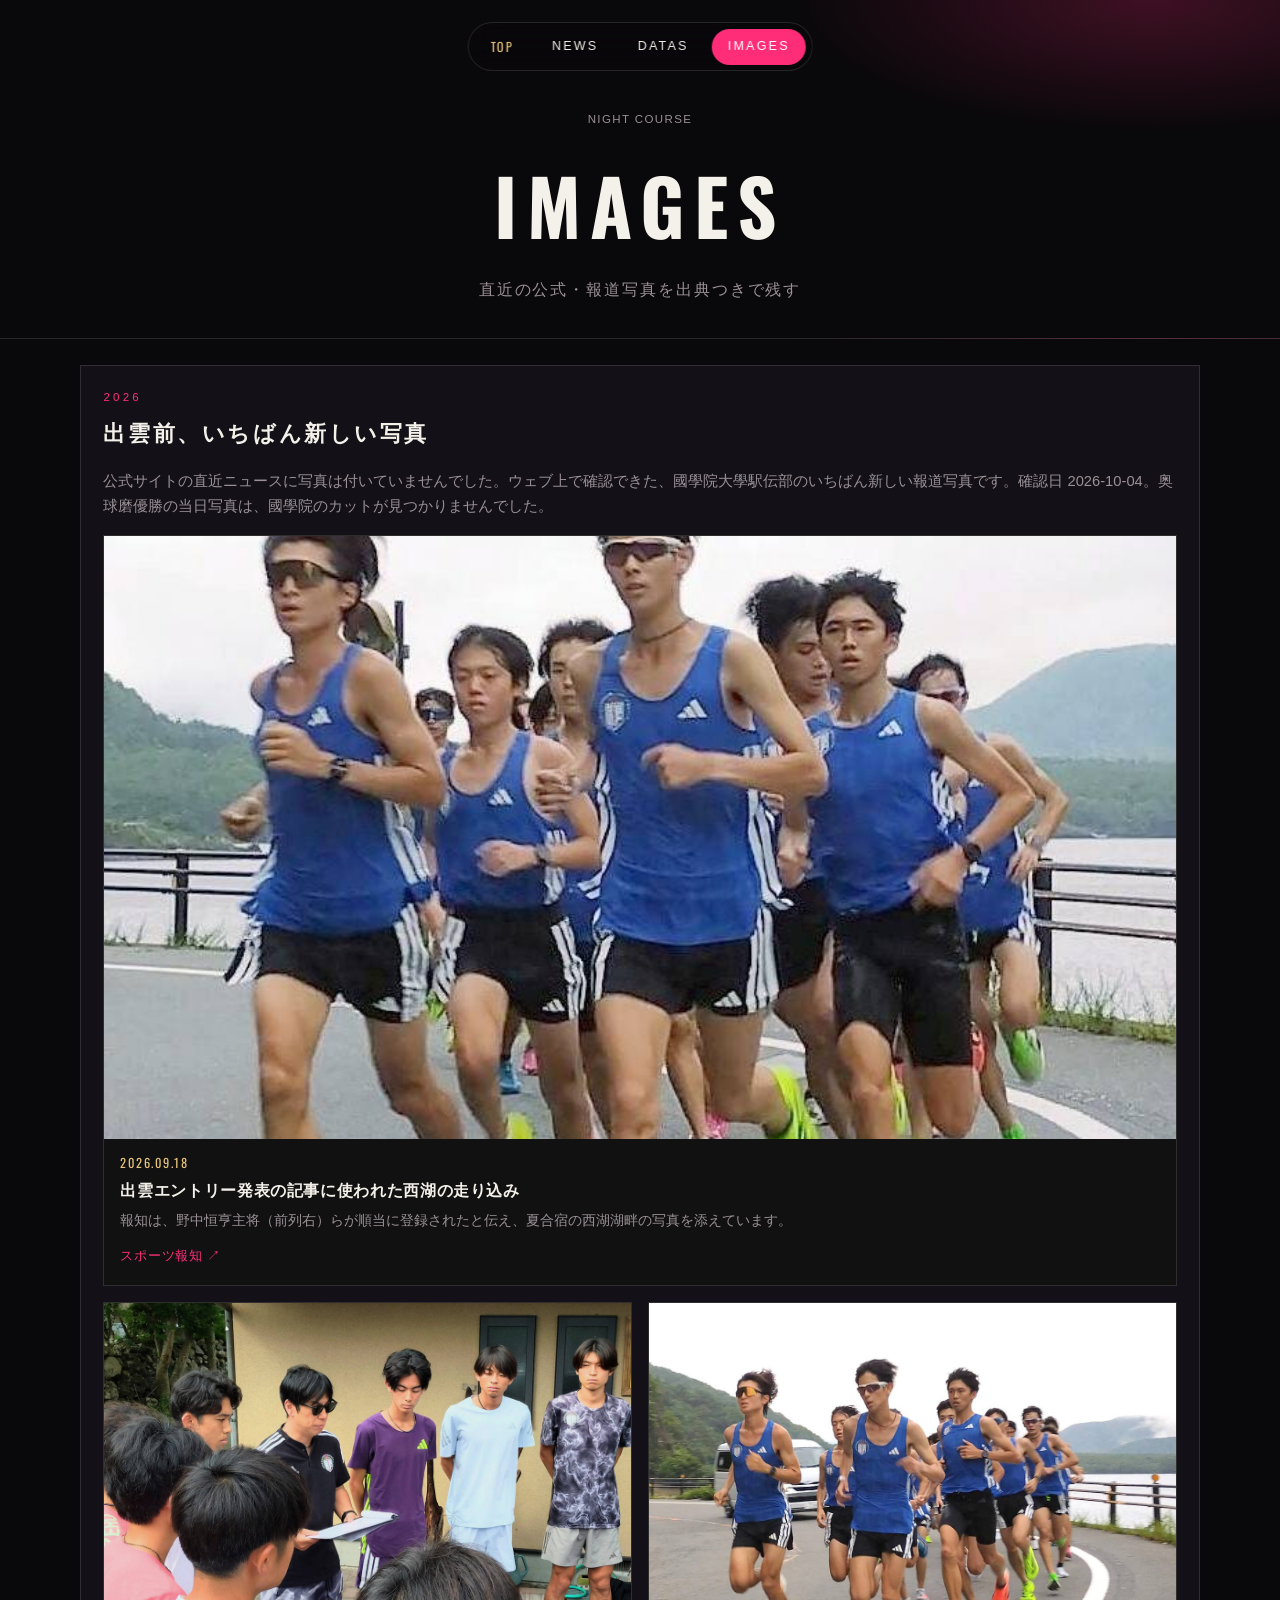
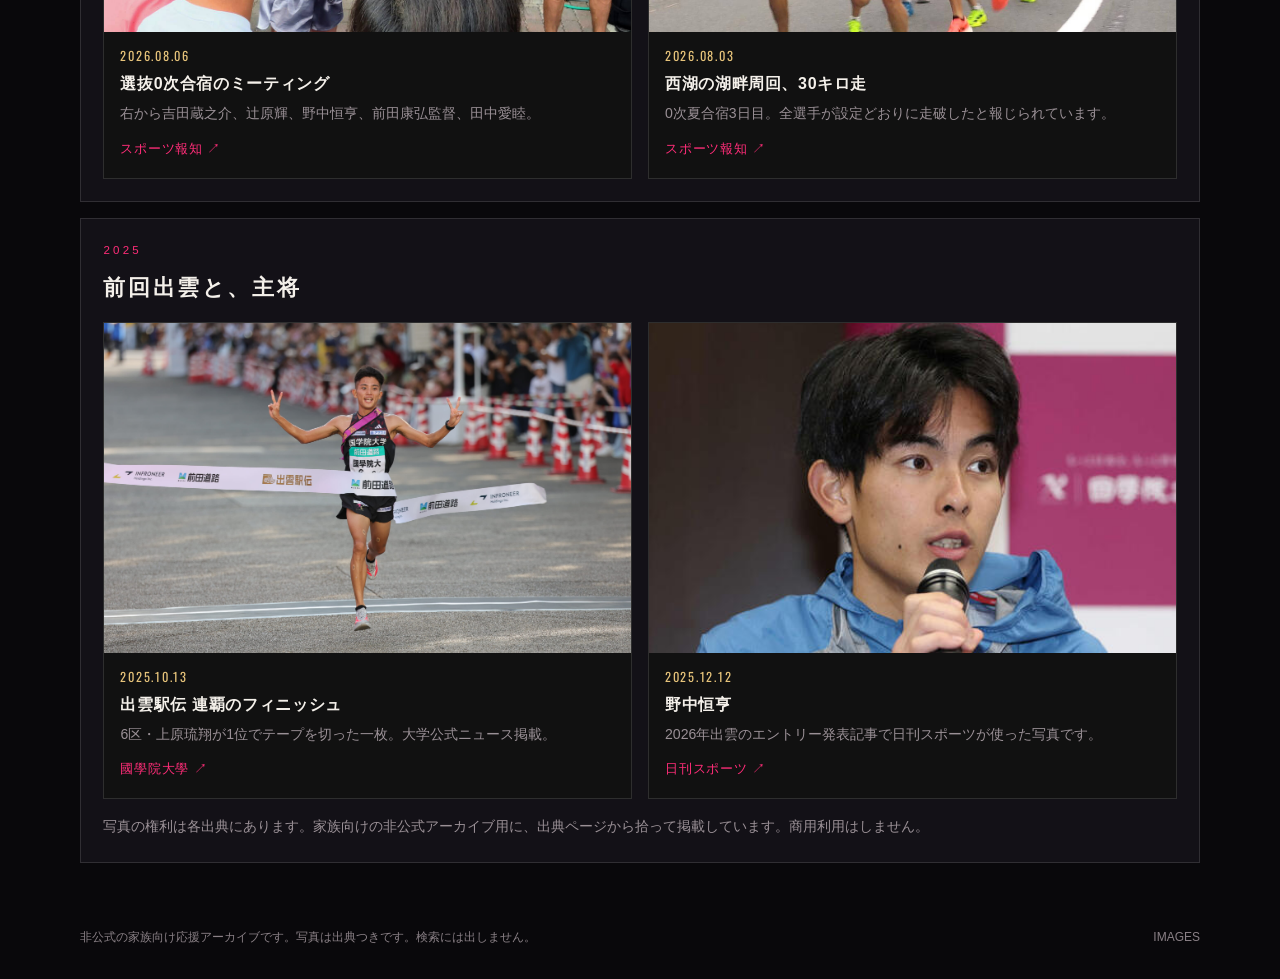
<file: images/index.html>
<!DOCTYPE html>
<html lang="ja">
<head>
  <meta charset="UTF-8">
  <meta name="viewport" content="width=device-width, initial-scale=1">
  <title>IMAGES｜國學院駅伝部応援情報</title>
  <meta name="robots" content="noindex, nofollow, noarchive, nosnippet">
  <meta name="googlebot" content="noindex, nofollow, noarchive, nosnippet">
  <link rel="preconnect" href="https://fonts.googleapis.com">
  <link rel="preconnect" href="https://fonts.gstatic.com" crossorigin>
  <link href="https://fonts.googleapis.com/css2?family=Oswald:wght@400;500;600&family=Zen+Kaku+Gothic+New:wght@400;500;700;900&display=swap" rel="stylesheet">
  <link rel="stylesheet" href="../css/site.css">
</head>
<body class="page-inner">
  <a class="skip" href="#content">本文へ</a>
  <header class="page-head">
    <nav class="nav" aria-label="メイン">
      <a class="brand" href="../">TOP</a>
      <a href="../news/">NEWS</a>
      <a href="../datas/">DATAS</a>
      <a class="is-current" href="./">IMAGES</a>
    </nav>
    <p class="kicker">NIGHT COURSE</p>
    <h1>IMAGES</h1>
    <p>直近の公式・報道写真を出典つきで残す</p>
  </header>
  <main class="page-body" id="content">
    <section class="panel">
      <p class="kicker">2026</p>
      <h2>出雲前、いちばん新しい写真</h2>
      <p class="lede">公式サイトの直近ニュースに写真は付いていませんでした。ウェブ上で確認できた、國學院大學駅伝部のいちばん新しい報道写真です。確認日 2026-10-04。奥球磨優勝の当日写真は、國學院のカットが見つかりませんでした。</p>

      <figure class="shot shot--hero">
        <img src="../img/gallery/2026-09-18-saiko-entry.jpg" alt="山梨・西湖の湖畔を走る國學院大學の選手たち" width="775" height="727">
        <figcaption>
          <time datetime="2026-09-18">2026.09.18</time>
          <strong>出雲エントリー発表の記事に使われた西湖の走り込み</strong>
          <p>報知は、野中恒亨主将（前列右）らが順当に登録されたと伝え、夏合宿の西湖湖畔の写真を添えています。</p>
          <a href="https://hochi.news/articles/20260918-OHT1T51139.html" target="_blank" rel="noopener noreferrer">スポーツ報知 ↗</a>
        </figcaption>
      </figure>

      <div class="shot-grid">
        <figure class="shot">
          <img src="../img/gallery/2026-08-06-saiko-meeting.jpg" alt="西湖合宿で練習前ミーティングをする前田監督と主将・副将" width="1200" height="800">
          <figcaption>
            <time datetime="2026-08-06">2026.08.06</time>
            <strong>選抜0次合宿のミーティング</strong>
            <p>右から吉田蔵之介、辻原輝、野中恒亨、前田康弘監督、田中愛睦。</p>
            <a href="https://hochi.news/articles/20260806-OHT1T51335.html" target="_blank" rel="noopener noreferrer">スポーツ報知 ↗</a>
          </figcaption>
        </figure>
        <figure class="shot">
          <img src="../img/gallery/2026-08-03-saiko-30k.jpg" alt="西湖の湖畔周回コースで30キロ走をする國學院大學の選手たち" width="1200" height="800">
          <figcaption>
            <time datetime="2026-08-03">2026.08.03</time>
            <strong>西湖の湖畔周回、30キロ走</strong>
            <p>0次夏合宿3日目。全選手が設定どおりに走破したと報じられています。</p>
            <a href="https://hochi.news/articles/20260803-OHT1T51303.html" target="_blank" rel="noopener noreferrer">スポーツ報知 ↗</a>
          </figcaption>
        </figure>
      </div>
    </section>

    <section class="panel panel-gap">
      <p class="kicker">2025</p>
      <h2>前回出雲と、主将</h2>
      <div class="shot-grid">
        <figure class="shot">
          <img src="../img/gallery/2025-10-13-izumo-win.jpg" alt="2025年出雲駅伝で優勝テープを切る上原琉翔" width="1600" height="1067">
          <figcaption>
            <time datetime="2025-10-13">2025.10.13</time>
            <strong>出雲駅伝 連覇のフィニッシュ</strong>
            <p>6区・上原琉翔が1位でテープを切った一枚。大学公式ニュース掲載。</p>
            <a href="https://www.kokugakuin.ac.jp/news/504641" target="_blank" rel="noopener noreferrer">國學院大學 ↗</a>
          </figcaption>
        </figure>
        <figure class="shot">
          <img src="../img/gallery/2025-12-12-nonaka.jpg" alt="会見で話す野中恒亨" width="500" height="333">
          <figcaption>
            <time datetime="2025-12-12">2025.12.12</time>
            <strong>野中恒亨</strong>
            <p>2026年出雲のエントリー発表記事で日刊スポーツが使った写真です。</p>
            <a href="https://www.nikkansports.com/sports/athletics/news/202609190000454.html" target="_blank" rel="noopener noreferrer">日刊スポーツ ↗</a>
          </figcaption>
        </figure>
      </div>
      <p class="note">写真の権利は各出典にあります。家族向けの非公式アーカイブ用に、出典ページから拾って掲載しています。商用利用はしません。</p>
    </section>
  </main>
  <footer>
    <p>非公式の家族向け応援アーカイブです。写真は出典つきです。検索には出しません。</p>
    <p>IMAGES</p>
  </footer>
</body>
</html>
</file>
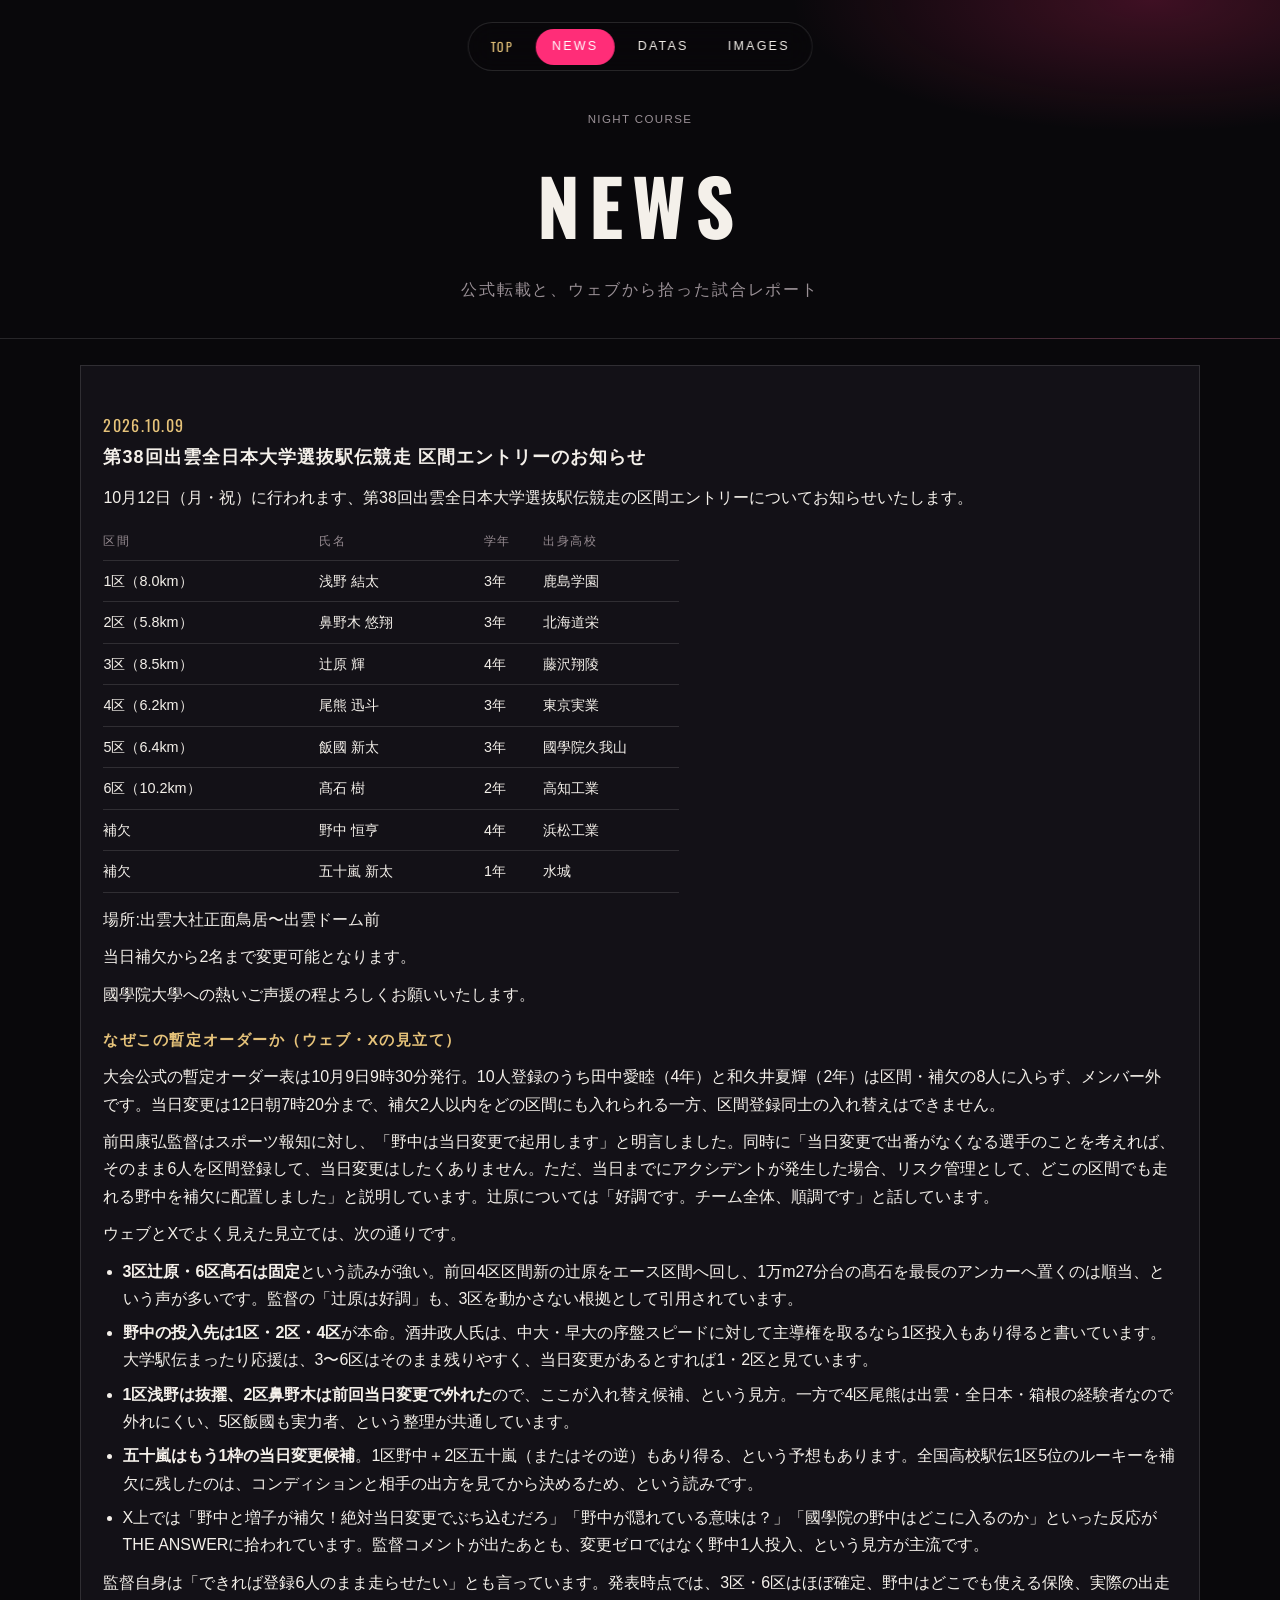
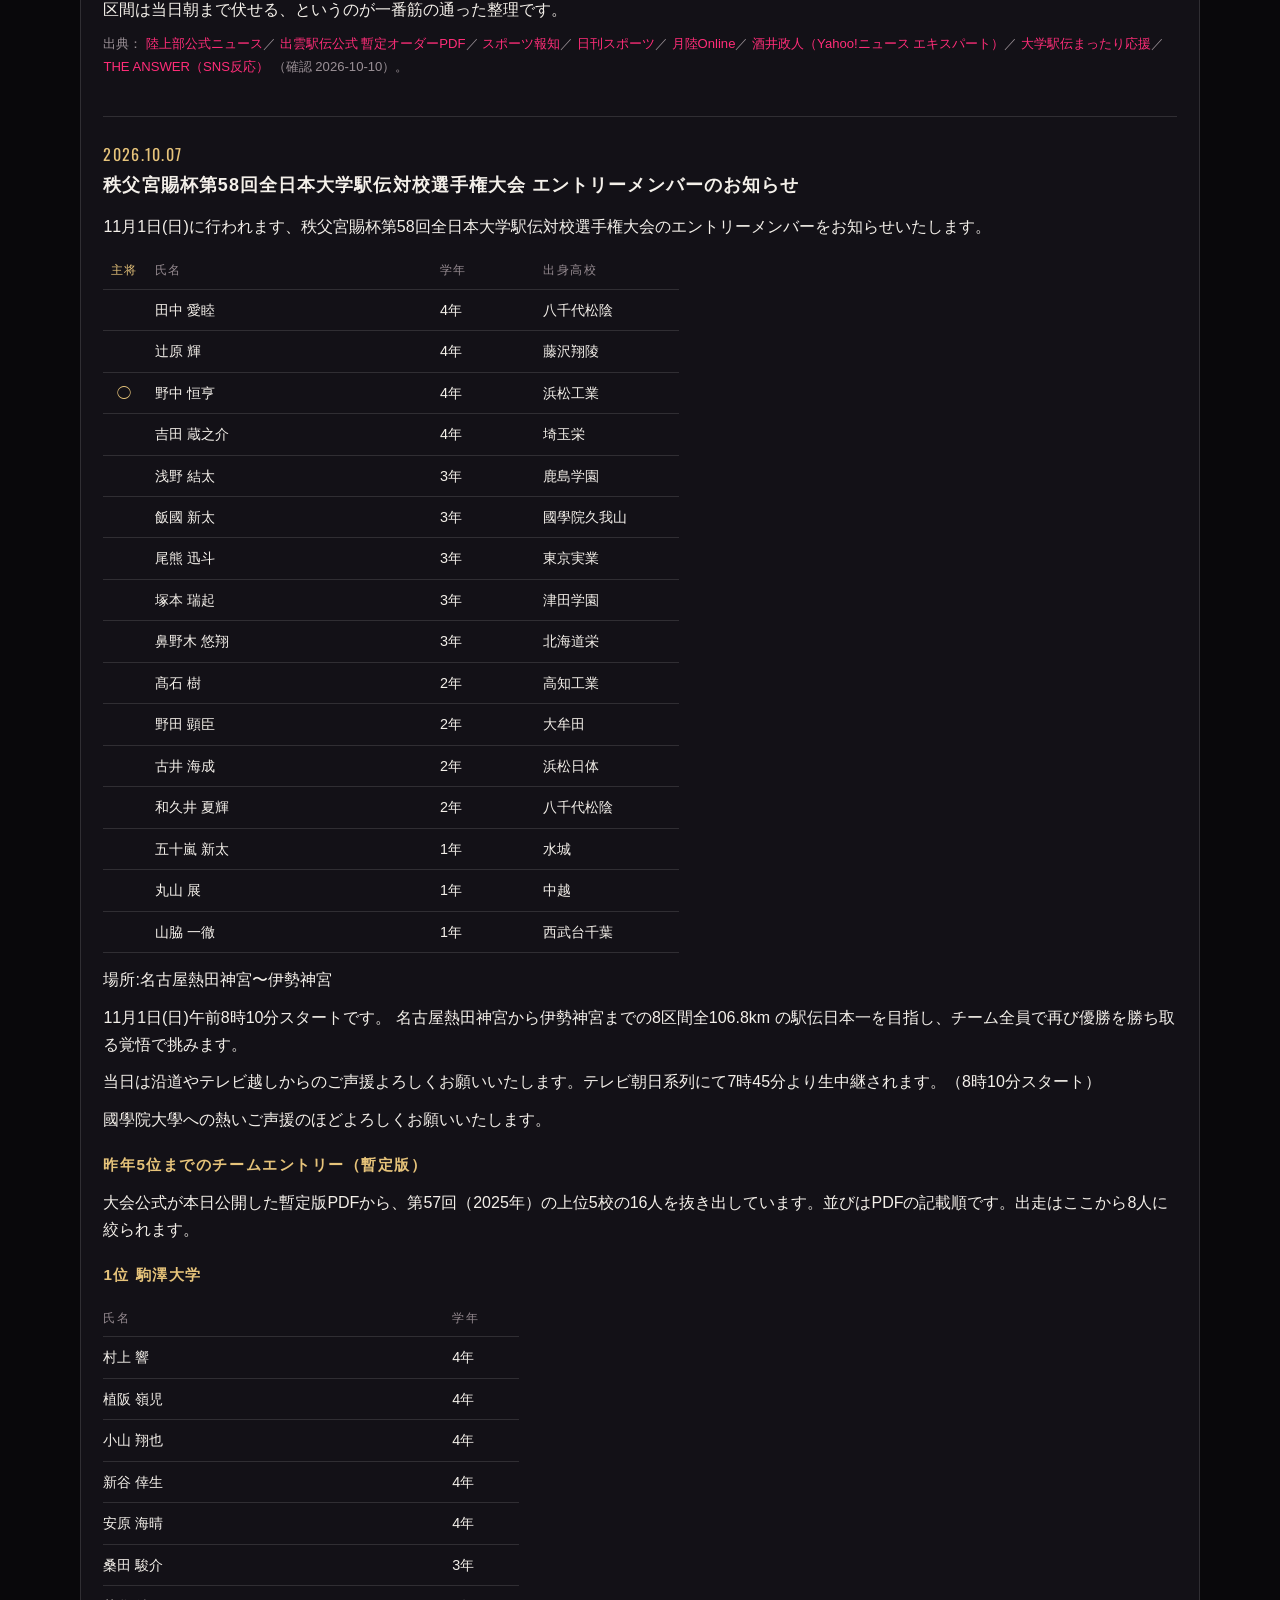
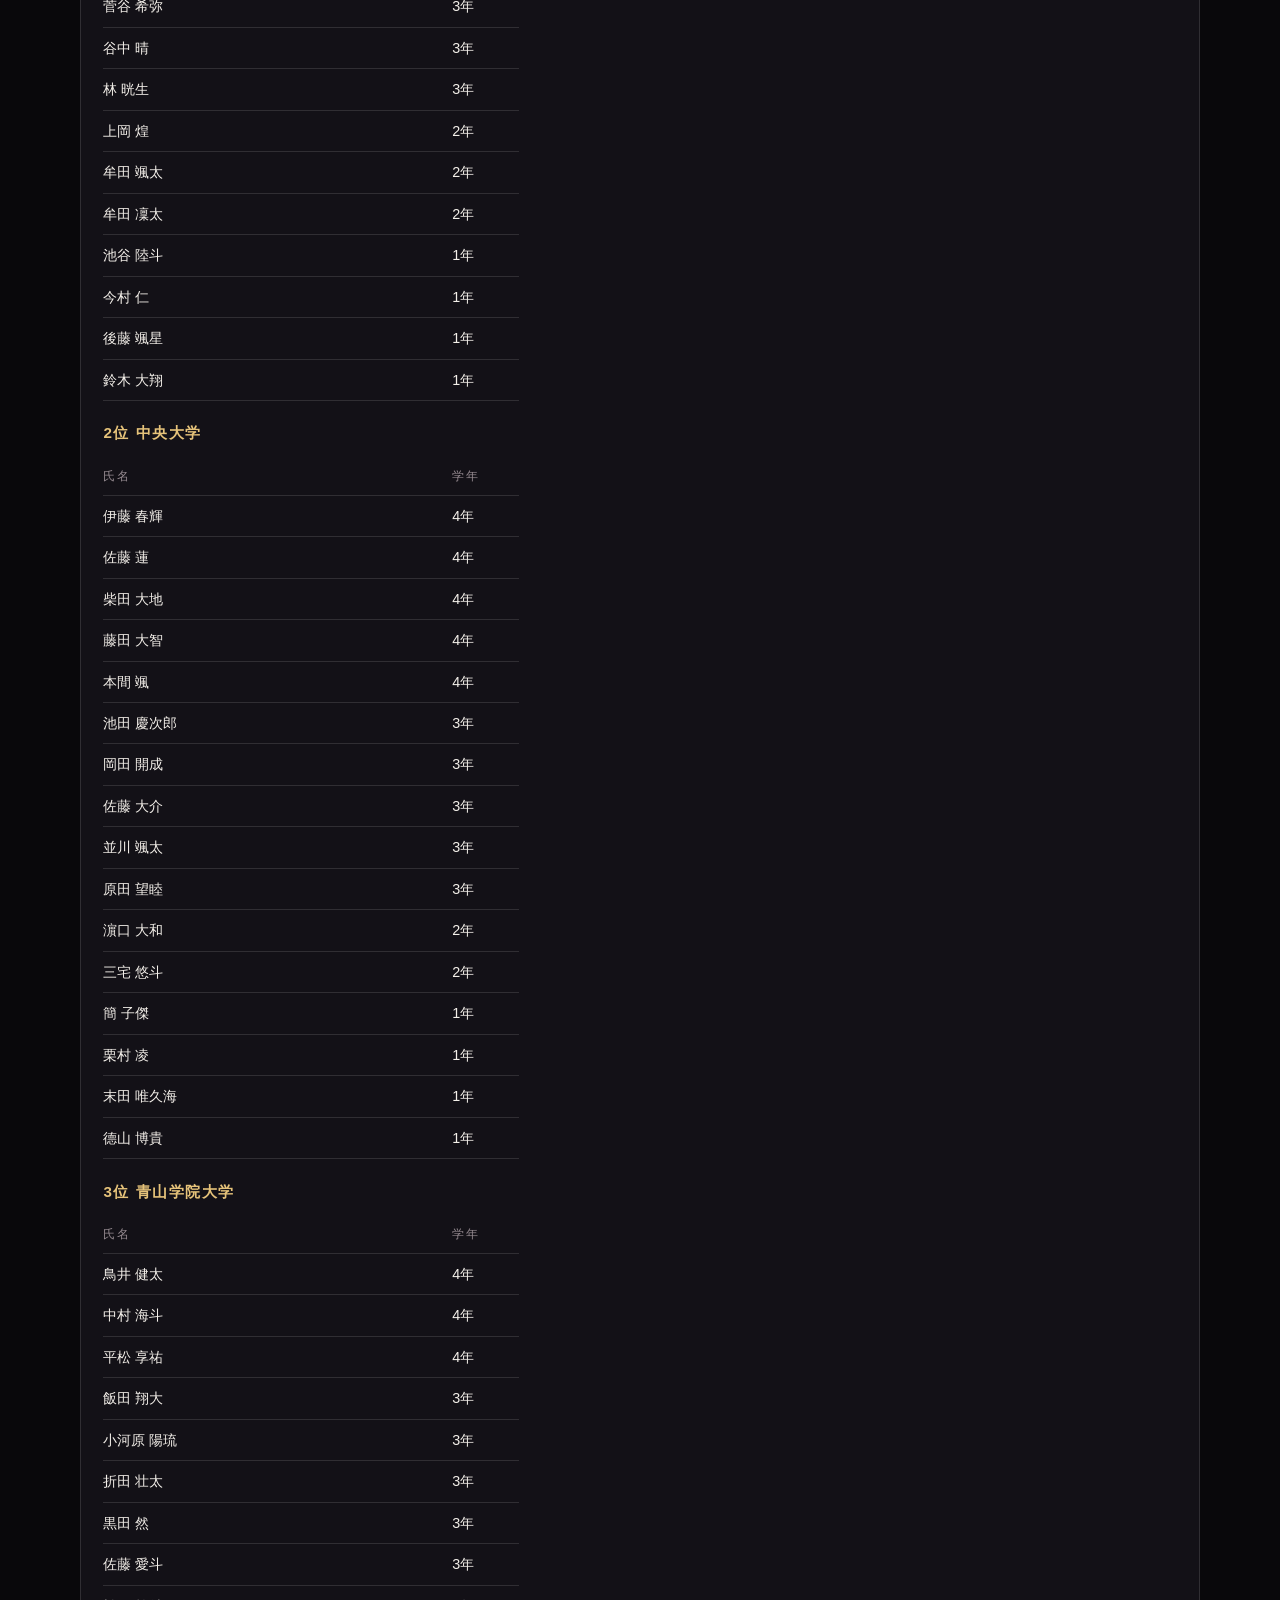
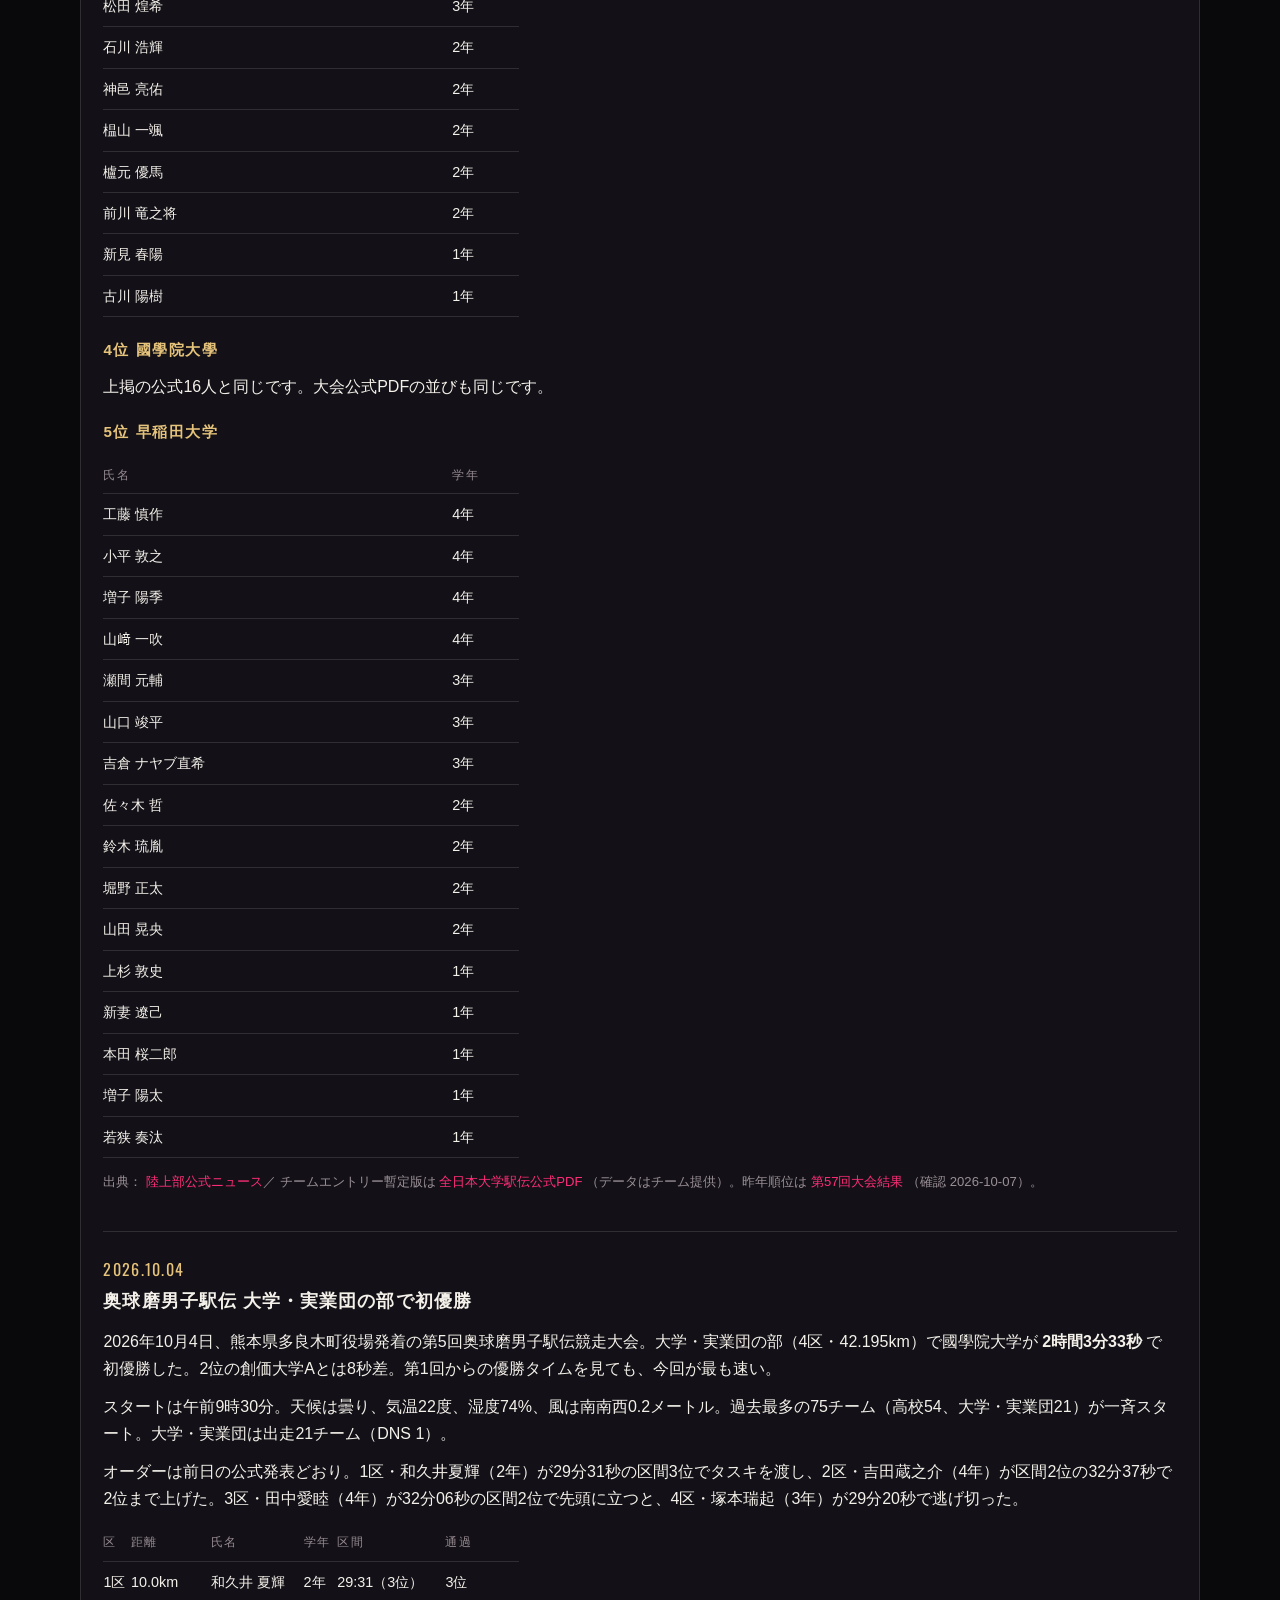
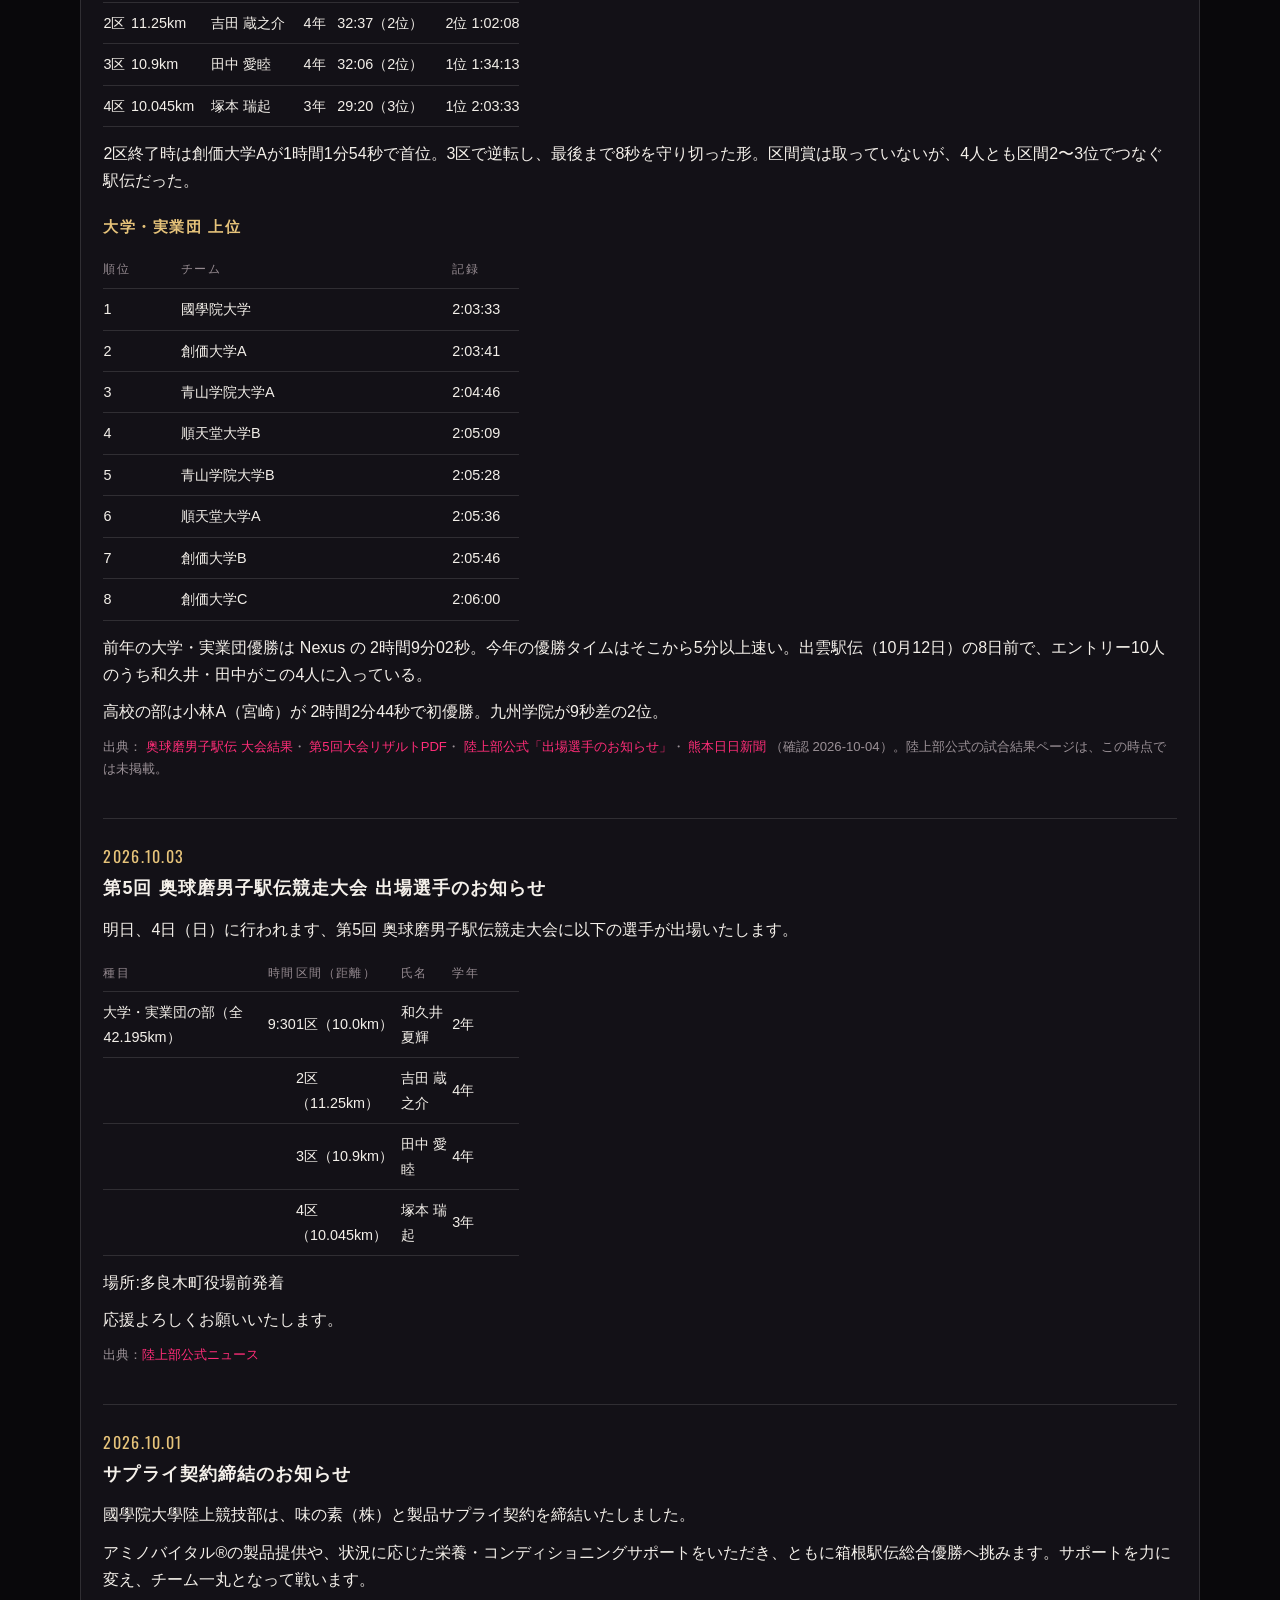
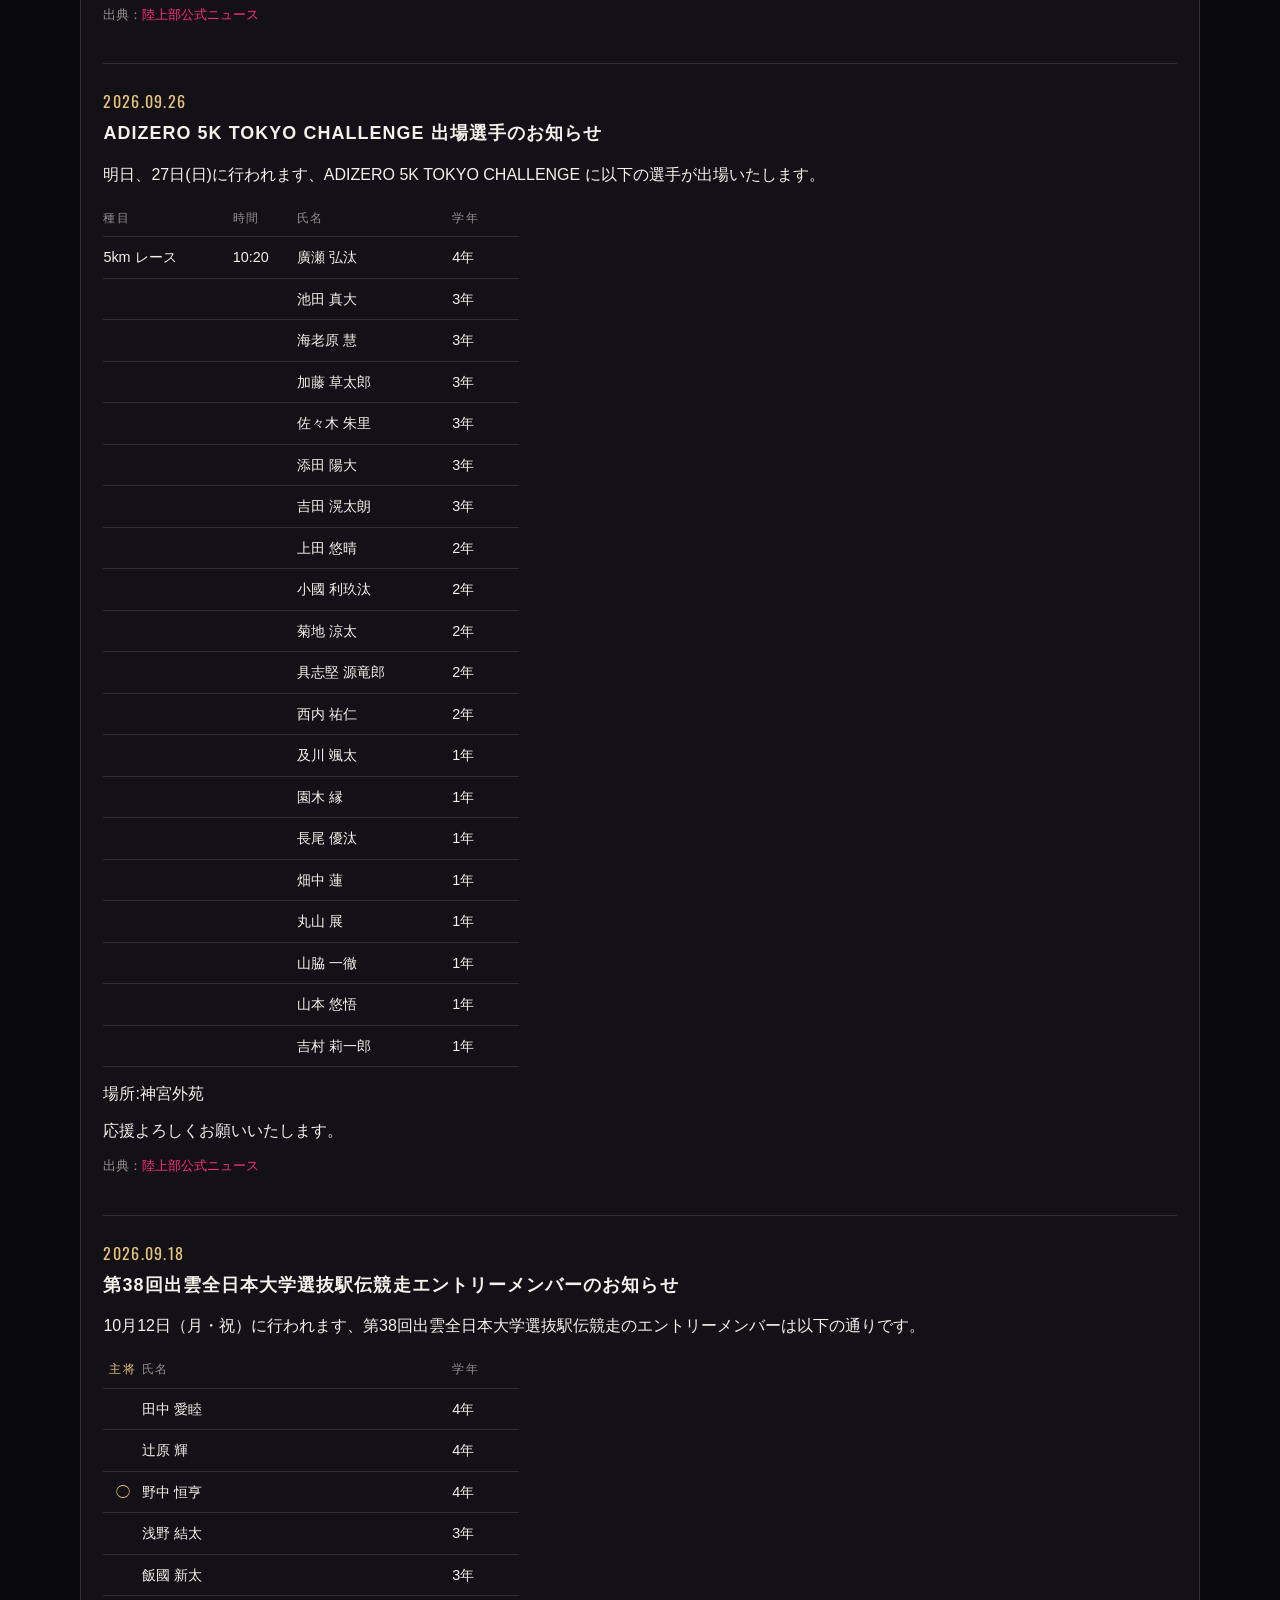
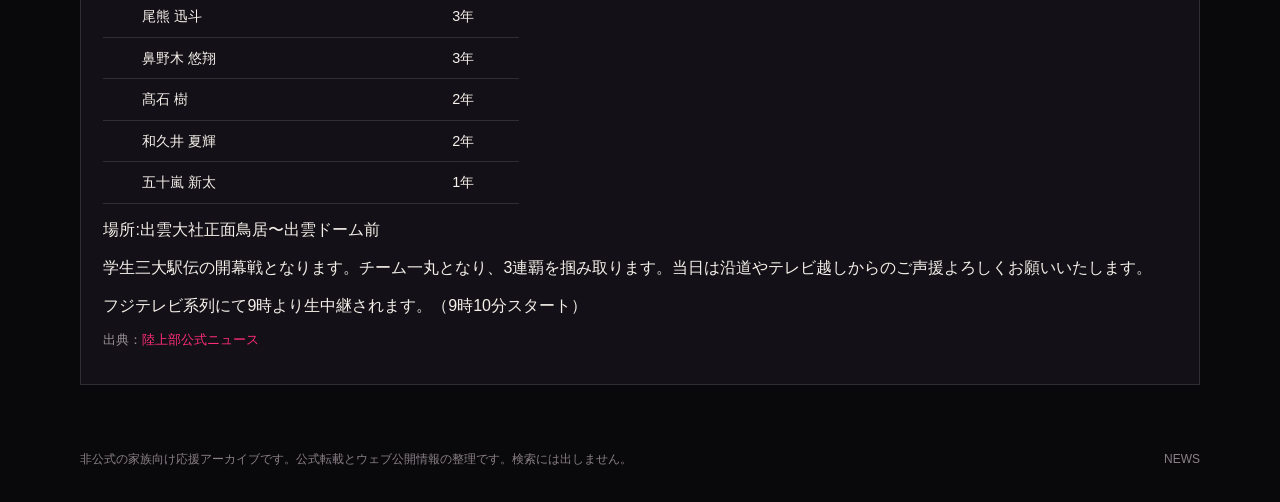
<file: news/index.html>
<!DOCTYPE html>
<html lang="ja">
<head>
  <meta charset="UTF-8">
  <meta name="viewport" content="width=device-width, initial-scale=1">
  <title>NEWS｜國學院駅伝部応援情報</title>
  <meta name="robots" content="noindex, nofollow, noarchive, nosnippet">
  <meta name="googlebot" content="noindex, nofollow, noarchive, nosnippet">
  <link rel="preconnect" href="https://fonts.googleapis.com">
  <link rel="preconnect" href="https://fonts.gstatic.com" crossorigin>
  <link href="https://fonts.googleapis.com/css2?family=Oswald:wght@400;500;600&family=Zen+Kaku+Gothic+New:wght@400;500;700;900&display=swap" rel="stylesheet">
  <link rel="stylesheet" href="../css/site.css">
</head>
<body class="page-inner">
  <a class="skip" href="#content">本文へ</a>
  <header class="page-head">
    <nav class="nav" aria-label="メイン">
      <a class="brand" href="../">TOP</a>
      <a class="is-current" href="./">NEWS</a>
      <a href="../datas/">DATAS</a>
      <a href="../images/">IMAGES</a>
    </nav>
    <p class="kicker">NIGHT COURSE</p>
    <h1>NEWS</h1>
    <p>公式転載と、ウェブから拾った試合レポート</p>
  </header>
  <main class="page-body" id="content">
    <section class="panel">
      <article class="news-post" id="izumo-order-2026">
        <time datetime="2026-10-09">2026.10.09</time>
        <h2>第38回出雲全日本大学選抜駅伝競走 区間エントリーのお知らせ</h2>
        <p>10月12日（月・祝）に行われます、第38回出雲全日本大学選抜駅伝競走の区間エントリーについてお知らせいたします。</p>
        <table class="news-roster news-roster--wide">
          <thead>
            <tr>
              <th>区間</th>
              <th>氏名</th>
              <th>学年</th>
              <th>出身高校</th>
            </tr>
          </thead>
          <tbody>
            <tr><td>1区（8.0km）</td><td>浅野 結太</td><td>3年</td><td>鹿島学園</td></tr>
            <tr><td>2区（5.8km）</td><td>鼻野木 悠翔</td><td>3年</td><td>北海道栄</td></tr>
            <tr><td>3区（8.5km）</td><td>辻原 輝</td><td>4年</td><td>藤沢翔陵</td></tr>
            <tr><td>4区（6.2km）</td><td>尾熊 迅斗</td><td>3年</td><td>東京実業</td></tr>
            <tr><td>5区（6.4km）</td><td>飯國 新太</td><td>3年</td><td>國學院久我山</td></tr>
            <tr><td>6区（10.2km）</td><td>髙石 樹</td><td>2年</td><td>高知工業</td></tr>
            <tr><td>補欠</td><td>野中 恒亨</td><td>4年</td><td>浜松工業</td></tr>
            <tr><td>補欠</td><td>五十嵐 新太</td><td>1年</td><td>水城</td></tr>
          </tbody>
        </table>
        <p>場所:出雲大社正面鳥居〜出雲ドーム前</p>
        <p>当日補欠から2名まで変更可能となります。</p>
        <p>國學院大學への熱いご声援の程よろしくお願いいたします。</p>

        <h3>なぜこの暫定オーダーか（ウェブ・Xの見立て）</h3>
        <p>大会公式の暫定オーダー表は10月9日9時30分発行。10人登録のうち田中愛睦（4年）と和久井夏輝（2年）は区間・補欠の8人に入らず、メンバー外です。当日変更は12日朝7時20分まで、補欠2人以内をどの区間にも入れられる一方、区間登録同士の入れ替えはできません。</p>
        <p>前田康弘監督はスポーツ報知に対し、「野中は当日変更で起用します」と明言しました。同時に「当日変更で出番がなくなる選手のことを考えれば、そのまま6人を区間登録して、当日変更はしたくありません。ただ、当日までにアクシデントが発生した場合、リスク管理として、どこの区間でも走れる野中を補欠に配置しました」と説明しています。辻原については「好調です。チーム全体、順調です」と話しています。</p>
        <p>ウェブとXでよく見えた見立ては、次の通りです。</p>
        <ul>
          <li><strong>3区辻原・6区髙石は固定</strong>という読みが強い。前回4区区間新の辻原をエース区間へ回し、1万m27分台の髙石を最長のアンカーへ置くのは順当、という声が多いです。監督の「辻原は好調」も、3区を動かさない根拠として引用されています。</li>
          <li><strong>野中の投入先は1区・2区・4区</strong>が本命。酒井政人氏は、中大・早大の序盤スピードに対して主導権を取るなら1区投入もあり得ると書いています。大学駅伝まったり応援は、3〜6区はそのまま残りやすく、当日変更があるとすれば1・2区と見ています。</li>
          <li><strong>1区浅野は抜擢、2区鼻野木は前回当日変更で外れた</strong>ので、ここが入れ替え候補、という見方。一方で4区尾熊は出雲・全日本・箱根の経験者なので外れにくい、5区飯國も実力者、という整理が共通しています。</li>
          <li><strong>五十嵐はもう1枠の当日変更候補</strong>。1区野中＋2区五十嵐（またはその逆）もあり得る、という予想もあります。全国高校駅伝1区5位のルーキーを補欠に残したのは、コンディションと相手の出方を見てから決めるため、という読みです。</li>
          <li>X上では「野中と増子が補欠！絶対当日変更でぶち込むだろ」「野中が隠れている意味は？」「國學院の野中はどこに入るのか」といった反応がTHE ANSWERに拾われています。監督コメントが出たあとも、変更ゼロではなく野中1人投入、という見方が主流です。</li>
        </ul>
        <p>監督自身は「できれば登録6人のまま走らせたい」とも言っています。発表時点では、3区・6区はほぼ確定、野中はどこでも使える保険、実際の出走区間は当日朝まで伏せる、というのが一番筋の通った整理です。</p>
        <p class="source-line">
          出典：
          <a href="https://www.kokugakuin.com/news/4270/" target="_blank" rel="noopener noreferrer">陸上部公式ニュース</a>／
          <a href="https://www.izumo-ekiden.jp/assets/pdf/orderlist_pre.pdf" target="_blank" rel="noopener noreferrer">出雲駅伝公式 暫定オーダーPDF</a>／
          <a href="https://hochi.news/articles/20261009-OHT1T51247.html" target="_blank" rel="noopener noreferrer">スポーツ報知</a>／
          <a href="https://www.nikkansports.com/sports/athletics/news/202610090001311.html" target="_blank" rel="noopener noreferrer">日刊スポーツ</a>／
          <a href="https://www.rikujyokyogi.co.jp/archives/218908" target="_blank" rel="noopener noreferrer">月陸Online</a>／
          <a href="https://news.yahoo.co.jp/expert/articles/332f1ffbffb2f99eaedb565dccc1e97dbf2c53a3" target="_blank" rel="noopener noreferrer">酒井政人（Yahoo!ニュース エキスパート）</a>／
          <a href="https://blog.sat-ekiden.info/2026/10/09/21181/" target="_blank" rel="noopener noreferrer">大学駅伝まったり応援</a>／
          <a href="https://the-ans.jp/news/738042/" target="_blank" rel="noopener noreferrer">THE ANSWER（SNS反応）</a>
          （確認 2026-10-10）。
        </p>
      </article>

      <article class="news-post" id="zennihon-entry-2026">
        <time datetime="2026-10-07">2026.10.07</time>
        <h2>秩父宮賜杯第58回全日本大学駅伝対校選手権大会 エントリーメンバーのお知らせ</h2>
        <p>11月1日(日)に行われます、秩父宮賜杯第58回全日本大学駅伝対校選手権大会のエントリーメンバーをお知らせいたします。</p>
        <table class="news-roster news-roster--wide">
          <thead>
            <tr>
              <th class="mark">主将</th>
              <th>氏名</th>
              <th>学年</th>
              <th>出身高校</th>
            </tr>
          </thead>
          <tbody>
            <tr><td class="mark"></td><td>田中 愛睦</td><td>4年</td><td>八千代松陰</td></tr>
            <tr><td class="mark"></td><td>辻原 輝</td><td>4年</td><td>藤沢翔陵</td></tr>
            <tr><td class="mark">◯</td><td>野中 恒亨</td><td>4年</td><td>浜松工業</td></tr>
            <tr><td class="mark"></td><td>吉田 蔵之介</td><td>4年</td><td>埼玉栄</td></tr>
            <tr><td class="mark"></td><td>浅野 結太</td><td>3年</td><td>鹿島学園</td></tr>
            <tr><td class="mark"></td><td>飯國 新太</td><td>3年</td><td>國學院久我山</td></tr>
            <tr><td class="mark"></td><td>尾熊 迅斗</td><td>3年</td><td>東京実業</td></tr>
            <tr><td class="mark"></td><td>塚本 瑞起</td><td>3年</td><td>津田学園</td></tr>
            <tr><td class="mark"></td><td>鼻野木 悠翔</td><td>3年</td><td>北海道栄</td></tr>
            <tr><td class="mark"></td><td>髙石 樹</td><td>2年</td><td>高知工業</td></tr>
            <tr><td class="mark"></td><td>野田 顕臣</td><td>2年</td><td>大牟田</td></tr>
            <tr><td class="mark"></td><td>古井 海成</td><td>2年</td><td>浜松日体</td></tr>
            <tr><td class="mark"></td><td>和久井 夏輝</td><td>2年</td><td>八千代松陰</td></tr>
            <tr><td class="mark"></td><td>五十嵐 新太</td><td>1年</td><td>水城</td></tr>
            <tr><td class="mark"></td><td>丸山 展</td><td>1年</td><td>中越</td></tr>
            <tr><td class="mark"></td><td>山脇 一徹</td><td>1年</td><td>西武台千葉</td></tr>
          </tbody>
        </table>
        <p>場所:名古屋熱田神宮〜伊勢神宮</p>
        <p>11月1日(日)午前8時10分スタートです。 名古屋熱田神宮から伊勢神宮までの8区間全106.8km の駅伝日本一を目指し、チーム全員で再び優勝を勝ち取る覚悟で挑みます。</p>
        <p>当日は沿道やテレビ越しからのご声援よろしくお願いいたします。テレビ朝日系列にて7時45分より生中継されます。（8時10分スタート）</p>
        <p>國學院大學への熱いご声援のほどよろしくお願いいたします。</p>

        <h3>昨年5位までのチームエントリー（暫定版）</h3>
        <p>大会公式が本日公開した暫定版PDFから、第57回（2025年）の上位5校の16人を抜き出しています。並びはPDFの記載順です。出走はここから8人に絞られます。</p>

        <h3>1位 駒澤大学</h3>
        <table class="news-roster">
          <thead><tr><th>氏名</th><th>学年</th></tr></thead>
          <tbody>
            <tr><td>村上 響</td><td>4年</td></tr>
            <tr><td>植阪 嶺児</td><td>4年</td></tr>
            <tr><td>小山 翔也</td><td>4年</td></tr>
            <tr><td>新谷 倖生</td><td>4年</td></tr>
            <tr><td>安原 海晴</td><td>4年</td></tr>
            <tr><td>桑田 駿介</td><td>3年</td></tr>
            <tr><td>菅谷 希弥</td><td>3年</td></tr>
            <tr><td>谷中 晴</td><td>3年</td></tr>
            <tr><td>林 晄生</td><td>3年</td></tr>
            <tr><td>上岡 煌</td><td>2年</td></tr>
            <tr><td>牟田 颯太</td><td>2年</td></tr>
            <tr><td>牟田 凜太</td><td>2年</td></tr>
            <tr><td>池谷 陸斗</td><td>1年</td></tr>
            <tr><td>今村 仁</td><td>1年</td></tr>
            <tr><td>後藤 颯星</td><td>1年</td></tr>
            <tr><td>鈴木 大翔</td><td>1年</td></tr>
          </tbody>
        </table>

        <h3>2位 中央大学</h3>
        <table class="news-roster">
          <thead><tr><th>氏名</th><th>学年</th></tr></thead>
          <tbody>
            <tr><td>伊藤 春輝</td><td>4年</td></tr>
            <tr><td>佐藤 蓮</td><td>4年</td></tr>
            <tr><td>柴田 大地</td><td>4年</td></tr>
            <tr><td>藤田 大智</td><td>4年</td></tr>
            <tr><td>本間 颯</td><td>4年</td></tr>
            <tr><td>池田 慶次郎</td><td>3年</td></tr>
            <tr><td>岡田 開成</td><td>3年</td></tr>
            <tr><td>佐藤 大介</td><td>3年</td></tr>
            <tr><td>並川 颯太</td><td>3年</td></tr>
            <tr><td>原田 望睦</td><td>3年</td></tr>
            <tr><td>濵口 大和</td><td>2年</td></tr>
            <tr><td>三宅 悠斗</td><td>2年</td></tr>
            <tr><td>簡 子傑</td><td>1年</td></tr>
            <tr><td>栗村 凌</td><td>1年</td></tr>
            <tr><td>末田 唯久海</td><td>1年</td></tr>
            <tr><td>德山 博貴</td><td>1年</td></tr>
          </tbody>
        </table>

        <h3>3位 青山学院大学</h3>
        <table class="news-roster">
          <thead><tr><th>氏名</th><th>学年</th></tr></thead>
          <tbody>
            <tr><td>鳥井 健太</td><td>4年</td></tr>
            <tr><td>中村 海斗</td><td>4年</td></tr>
            <tr><td>平松 享祐</td><td>4年</td></tr>
            <tr><td>飯田 翔大</td><td>3年</td></tr>
            <tr><td>小河原 陽琉</td><td>3年</td></tr>
            <tr><td>折田 壮太</td><td>3年</td></tr>
            <tr><td>黒田 然</td><td>3年</td></tr>
            <tr><td>佐藤 愛斗</td><td>3年</td></tr>
            <tr><td>松田 煌希</td><td>3年</td></tr>
            <tr><td>石川 浩輝</td><td>2年</td></tr>
            <tr><td>神邑 亮佑</td><td>2年</td></tr>
            <tr><td>榅山 一颯</td><td>2年</td></tr>
            <tr><td>櫨元 優馬</td><td>2年</td></tr>
            <tr><td>前川 竜之将</td><td>2年</td></tr>
            <tr><td>新見 春陽</td><td>1年</td></tr>
            <tr><td>古川 陽樹</td><td>1年</td></tr>
          </tbody>
        </table>

        <h3>4位 國學院大學</h3>
        <p>上掲の公式16人と同じです。大会公式PDFの並びも同じです。</p>

        <h3>5位 早稲田大学</h3>
        <table class="news-roster">
          <thead><tr><th>氏名</th><th>学年</th></tr></thead>
          <tbody>
            <tr><td>工藤 慎作</td><td>4年</td></tr>
            <tr><td>小平 敦之</td><td>4年</td></tr>
            <tr><td>増子 陽季</td><td>4年</td></tr>
            <tr><td>山﨑 一吹</td><td>4年</td></tr>
            <tr><td>瀬間 元輔</td><td>3年</td></tr>
            <tr><td>山口 竣平</td><td>3年</td></tr>
            <tr><td>吉倉 ナヤブ直希</td><td>3年</td></tr>
            <tr><td>佐々木 哲</td><td>2年</td></tr>
            <tr><td>鈴木 琉胤</td><td>2年</td></tr>
            <tr><td>堀野 正太</td><td>2年</td></tr>
            <tr><td>山田 晃央</td><td>2年</td></tr>
            <tr><td>上杉 敦史</td><td>1年</td></tr>
            <tr><td>新妻 遼己</td><td>1年</td></tr>
            <tr><td>本田 桜二郎</td><td>1年</td></tr>
            <tr><td>増子 陽太</td><td>1年</td></tr>
            <tr><td>若狭 奏汰</td><td>1年</td></tr>
          </tbody>
        </table>

        <p class="source-line">
          出典：
          <a href="https://www.kokugakuin.com/news/4263/" target="_blank" rel="noopener noreferrer">陸上部公式ニュース</a>／
          チームエントリー暫定版は
          <a href="https://daigaku-ekiden.com/news/files/994b3b31da9a3236da0335d55faec0eff6502110.pdf" target="_blank" rel="noopener noreferrer">全日本大学駅伝公式PDF</a>
          （データはチーム提供）。昨年順位は
          <a href="https://www.kokugakuin.com/result/3548/" target="_blank" rel="noopener noreferrer">第57回大会結果</a>
          （確認 2026-10-07）。
        </p>
      </article>

      <article class="news-post" id="okukuma-2026">
        <time datetime="2026-10-04">2026.10.04</time>
        <h2>奥球磨男子駅伝 大学・実業団の部で初優勝</h2>
        <p>2026年10月4日、熊本県多良木町役場発着の第5回奥球磨男子駅伝競走大会。大学・実業団の部（4区・42.195km）で國學院大学が <strong>2時間3分33秒</strong> で初優勝した。2位の創価大学Aとは8秒差。第1回からの優勝タイムを見ても、今回が最も速い。</p>
        <p>スタートは午前9時30分。天候は曇り、気温22度、湿度74%、風は南南西0.2メートル。過去最多の75チーム（高校54、大学・実業団21）が一斉スタート。大学・実業団は出走21チーム（DNS 1）。</p>
        <p>オーダーは前日の公式発表どおり。1区・和久井夏輝（2年）が29分31秒の区間3位でタスキを渡し、2区・吉田蔵之介（4年）が区間2位の32分37秒で2位まで上げた。3区・田中愛睦（4年）が32分06秒の区間2位で先頭に立つと、4区・塚本瑞起（3年）が29分20秒で逃げ切った。</p>
        <table class="news-roster">
          <thead>
            <tr>
              <th>区</th>
              <th>距離</th>
              <th>氏名</th>
              <th>学年</th>
              <th>区間</th>
              <th>通過</th>
            </tr>
          </thead>
          <tbody>
            <tr><td>1区</td><td>10.0km</td><td>和久井 夏輝</td><td>2年</td><td>29:31（3位）</td><td>3位</td></tr>
            <tr><td>2区</td><td>11.25km</td><td>吉田 蔵之介</td><td>4年</td><td>32:37（2位）</td><td>2位 1:02:08</td></tr>
            <tr><td>3区</td><td>10.9km</td><td>田中 愛睦</td><td>4年</td><td>32:06（2位）</td><td>1位 1:34:13</td></tr>
            <tr><td>4区</td><td>10.045km</td><td>塚本 瑞起</td><td>3年</td><td>29:20（3位）</td><td>1位 2:03:33</td></tr>
          </tbody>
        </table>
        <p>2区終了時は創価大学Aが1時間1分54秒で首位。3区で逆転し、最後まで8秒を守り切った形。区間賞は取っていないが、4人とも区間2〜3位でつなぐ駅伝だった。</p>
        <h3>大学・実業団 上位</h3>
        <table class="news-roster">
          <thead>
            <tr><th>順位</th><th>チーム</th><th>記録</th></tr>
          </thead>
          <tbody>
            <tr><td>1</td><td>國學院大学</td><td>2:03:33</td></tr>
            <tr><td>2</td><td>創価大学A</td><td>2:03:41</td></tr>
            <tr><td>3</td><td>青山学院大学A</td><td>2:04:46</td></tr>
            <tr><td>4</td><td>順天堂大学B</td><td>2:05:09</td></tr>
            <tr><td>5</td><td>青山学院大学B</td><td>2:05:28</td></tr>
            <tr><td>6</td><td>順天堂大学A</td><td>2:05:36</td></tr>
            <tr><td>7</td><td>創価大学B</td><td>2:05:46</td></tr>
            <tr><td>8</td><td>創価大学C</td><td>2:06:00</td></tr>
          </tbody>
        </table>
        <p>前年の大学・実業団優勝は Nexus の 2時間9分02秒。今年の優勝タイムはそこから5分以上速い。出雲駅伝（10月12日）の8日前で、エントリー10人のうち和久井・田中がこの4人に入っている。</p>
        <p>高校の部は小林A（宮崎）が 2時間2分44秒で初優勝。九州学院が9秒差の2位。</p>
        <p class="source-line">
          出典：
          <a href="https://okukuma-ekiden.jp/men/result/" target="_blank" rel="noopener noreferrer">奥球磨男子駅伝 大会結果</a>・
          <a href="https://okukuma-ekiden.jp/men/result/pdf/okkm_5th_results_all.pdf" target="_blank" rel="noopener noreferrer">第5回大会リザルトPDF</a>・
          <a href="https://www.kokugakuin.com/news/4247/" target="_blank" rel="noopener noreferrer">陸上部公式「出場選手のお知らせ」</a>・
          <a href="https://www.kumanichi.com/articles/2042942" target="_blank" rel="noopener noreferrer">熊本日日新聞</a>
          （確認 2026-10-04）。陸上部公式の試合結果ページは、この時点では未掲載。
        </p>
      </article>

      <article class="news-post" id="okukuma-entry">
        <time datetime="2026-10-03">2026.10.03</time>
        <h2>第5回 奥球磨男子駅伝競走大会 出場選手のお知らせ</h2>
        <p>明日、4日（日）に行われます、第5回 奥球磨男子駅伝競走大会に以下の選手が出場いたします。</p>
        <table class="news-roster">
          <thead>
            <tr>
              <th>種目</th>
              <th>時間</th>
              <th>区間（距離）</th>
              <th>氏名</th>
              <th>学年</th>
            </tr>
          </thead>
          <tbody>
            <tr><td>大学・実業団の部（全42.195km）</td><td>9:30</td><td>1区（10.0km）</td><td>和久井 夏輝</td><td>2年</td></tr>
            <tr><td></td><td></td><td>2区（11.25km）</td><td>吉田 蔵之介</td><td>4年</td></tr>
            <tr><td></td><td></td><td>3区（10.9km）</td><td>田中 愛睦</td><td>4年</td></tr>
            <tr><td></td><td></td><td>4区（10.045km）</td><td>塚本 瑞起</td><td>3年</td></tr>
          </tbody>
        </table>
        <p>場所:多良木町役場前発着</p>
        <p>応援よろしくお願いいたします。</p>
        <p class="source-line">出典：<a href="https://www.kokugakuin.com/news/4247/" target="_blank" rel="noopener noreferrer">陸上部公式ニュース</a></p>
      </article>

      <article class="news-post" id="supply">
        <time datetime="2026-10-01">2026.10.01</time>
        <h2>サプライ契約締結のお知らせ</h2>
        <p>國學院大學陸上競技部は、味の素（株）と製品サプライ契約を締結いたしました。</p>
        <p>アミノバイタル®の製品提供や、状況に応じた栄養・コンディショニングサポートをいただき、ともに箱根駅伝総合優勝へ挑みます。サポートを力に変え、チーム一丸となって戦います。</p>
        <p class="source-line">出典：<a href="https://www.kokugakuin.com/news/4242/" target="_blank" rel="noopener noreferrer">陸上部公式ニュース</a></p>
      </article>

      <article class="news-post" id="adizero5k">
        <time datetime="2026-09-26">2026.09.26</time>
        <h2>ADIZERO 5K TOKYO CHALLENGE 出場選手のお知らせ</h2>
        <p>明日、27日(日)に行われます、ADIZERO 5K TOKYO CHALLENGE に以下の選手が出場いたします。</p>
        <table class="news-roster">
          <thead>
            <tr>
              <th>種目</th>
              <th>時間</th>
              <th>氏名</th>
              <th>学年</th>
            </tr>
          </thead>
          <tbody>
            <tr><td>5km レース</td><td>10:20</td><td>廣瀬 弘汰</td><td>4年</td></tr>
            <tr><td></td><td></td><td>池田 真大</td><td>3年</td></tr>
            <tr><td></td><td></td><td>海老原 慧</td><td>3年</td></tr>
            <tr><td></td><td></td><td>加藤 草太郎</td><td>3年</td></tr>
            <tr><td></td><td></td><td>佐々木 朱里</td><td>3年</td></tr>
            <tr><td></td><td></td><td>添田 陽大</td><td>3年</td></tr>
            <tr><td></td><td></td><td>吉田 滉太朗</td><td>3年</td></tr>
            <tr><td></td><td></td><td>上田 悠晴</td><td>2年</td></tr>
            <tr><td></td><td></td><td>小國 利玖汰</td><td>2年</td></tr>
            <tr><td></td><td></td><td>菊地 涼太</td><td>2年</td></tr>
            <tr><td></td><td></td><td>具志堅 源竜郎</td><td>2年</td></tr>
            <tr><td></td><td></td><td>西内 祐仁</td><td>2年</td></tr>
            <tr><td></td><td></td><td>及川 颯太</td><td>1年</td></tr>
            <tr><td></td><td></td><td>園木 縁</td><td>1年</td></tr>
            <tr><td></td><td></td><td>長尾 優汰</td><td>1年</td></tr>
            <tr><td></td><td></td><td>畑中 蓮</td><td>1年</td></tr>
            <tr><td></td><td></td><td>丸山 展</td><td>1年</td></tr>
            <tr><td></td><td></td><td>山脇 一徹</td><td>1年</td></tr>
            <tr><td></td><td></td><td>山本 悠悟</td><td>1年</td></tr>
            <tr><td></td><td></td><td>吉村 莉一郎</td><td>1年</td></tr>
          </tbody>
        </table>
        <p>場所:神宮外苑</p>
        <p>応援よろしくお願いいたします。</p>
        <p class="source-line">出典：<a href="https://www.kokugakuin.com/news/4225/" target="_blank" rel="noopener noreferrer">陸上部公式ニュース</a></p>
      </article>

      <article class="news-post" id="izumo-entry">
        <time datetime="2026-09-18">2026.09.18</time>
        <h2>第38回出雲全日本大学選抜駅伝競走エントリーメンバーのお知らせ</h2>
        <p>10月12日（月・祝）に行われます、第38回出雲全日本大学選抜駅伝競走のエントリーメンバーは以下の通りです。</p>
        <table class="news-roster">
          <thead>
            <tr>
              <th class="mark">主将</th>
              <th>氏名</th>
              <th>学年</th>
            </tr>
          </thead>
          <tbody>
            <tr><td class="mark"></td><td>田中 愛睦</td><td>4年</td></tr>
            <tr><td class="mark"></td><td>辻原 輝</td><td>4年</td></tr>
            <tr><td class="mark">◯</td><td>野中 恒亨</td><td>4年</td></tr>
            <tr><td class="mark"></td><td>浅野 結太</td><td>3年</td></tr>
            <tr><td class="mark"></td><td>飯國 新太</td><td>3年</td></tr>
            <tr><td class="mark"></td><td>尾熊 迅斗</td><td>3年</td></tr>
            <tr><td class="mark"></td><td>鼻野木 悠翔</td><td>3年</td></tr>
            <tr><td class="mark"></td><td>髙石 樹</td><td>2年</td></tr>
            <tr><td class="mark"></td><td>和久井 夏輝</td><td>2年</td></tr>
            <tr><td class="mark"></td><td>五十嵐 新太</td><td>1年</td></tr>
          </tbody>
        </table>
        <p>場所:出雲大社正面鳥居〜出雲ドーム前</p>
        <p>学生三大駅伝の開幕戦となります。チーム一丸となり、3連覇を掴み取ります。当日は沿道やテレビ越しからのご声援よろしくお願いいたします。</p>
        <p>フジテレビ系列にて9時より生中継されます。（9時10分スタート）</p>
        <p class="source-line">出典：<a href="https://www.kokugakuin.com/news/4220/" target="_blank" rel="noopener noreferrer">陸上部公式ニュース</a></p>
      </article>
    </section>
  </main>
  <footer>
    <p>非公式の家族向け応援アーカイブです。公式転載とウェブ公開情報の整理です。検索には出しません。</p>
    <p>NEWS</p>
  </footer>
</body>
</html>
</file>
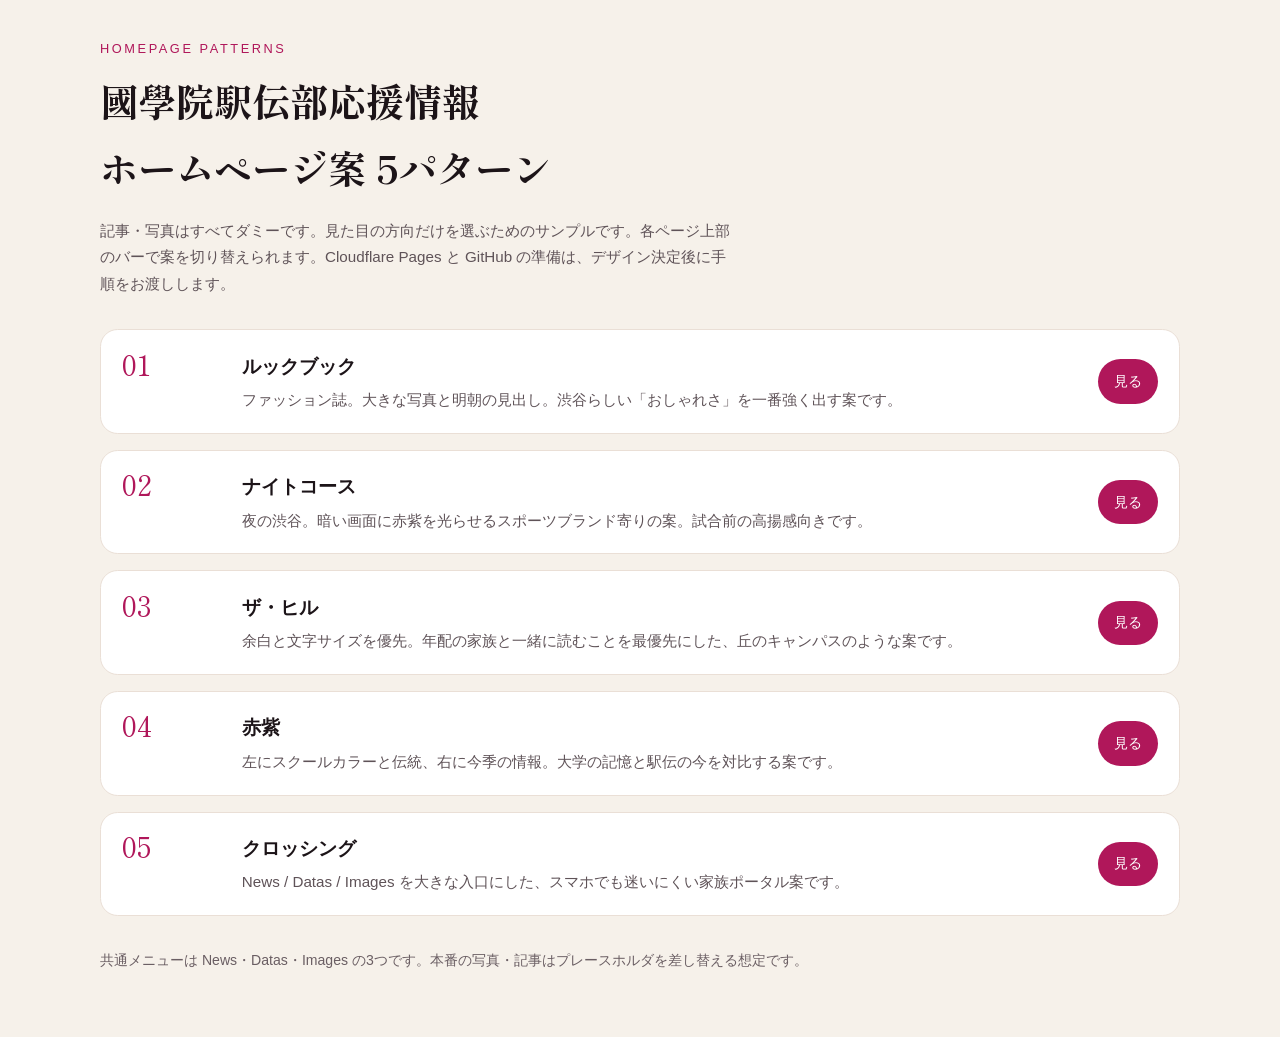
<file: samples/index.html>
<!DOCTYPE html>
<html lang="ja">
<head>
  <meta charset="UTF-8">
  <meta name="viewport" content="width=device-width, initial-scale=1">
  <title>ホームページ案の比較｜國學院駅伝部応援情報</title>
  <link rel="preconnect" href="https://fonts.googleapis.com">
  <link rel="preconnect" href="https://fonts.gstatic.com" crossorigin>
  <link href="https://fonts.googleapis.com/css2?family=Shippori+Mincho:wght@600;800&family=Zen+Kaku+Gothic+New:wght@400;500;700&display=swap" rel="stylesheet">
  <style>
    :root {
      --aka: #b0175a;
      --ink: #1c1418;
      --paper: #f6f1ea;
    }
    * { box-sizing: border-box; margin: 0; padding: 0; }
    body {
      font-family: "Zen Kaku Gothic New", sans-serif;
      background: var(--paper);
      color: var(--ink);
      line-height: 1.75;
    }
    a { color: inherit; }
    .page { width: min(1080px, calc(100% - 2rem)); margin: 0 auto; padding: 2.4rem 0 4rem; }
    h1 {
      font-family: "Shippori Mincho", serif;
      font-size: clamp(1.7rem, 4vw, 2.4rem);
      margin: .4rem 0 1rem;
    }
    .lead { color: #5f5358; max-width: 42em; margin-bottom: 2rem; }
    .grid { display: grid; gap: 1rem; }
    article {
      display: grid;
      grid-template-columns: 6.5rem 1fr auto;
      gap: 1rem;
      align-items: start;
      background: #fff;
      padding: 1.2rem 1.3rem;
      border-radius: 1.1rem;
      border: 1px solid #eadfd6;
    }
    .no {
      font-family: "Shippori Mincho", serif;
      font-size: 1.8rem;
      color: var(--aka);
      line-height: 1;
    }
    h2 { font-size: 1.2rem; margin-bottom: .25rem; }
    p { color: #5f5358; font-size: .95rem; }
    .go {
      align-self: center;
      background: var(--aka);
      color: #fff;
      text-decoration: none;
      padding: .6rem 1rem;
      border-radius: 999px;
      white-space: nowrap;
      font-size: .9rem;
    }
    .note {
      margin-top: 2rem;
      font-size: .88rem;
      color: #6a5e63;
    }
    @media (max-width: 720px) {
      article { grid-template-columns: 1fr; }
    }
  </style>
</head>
<body>
  <div class="page">
    <p style="letter-spacing:.2em;color:var(--aka);font-size:.8rem;">HOMEPAGE PATTERNS</p>
    <h1>國學院駅伝部応援情報<br>ホームページ案 5パターン</h1>
    <p class="lead">記事・写真はすべてダミーです。見た目の方向だけを選ぶためのサンプルです。各ページ上部のバーで案を切り替えられます。Cloudflare Pages と GitHub の準備は、デザイン決定後に手順をお渡しします。</p>
    <div class="grid">
      <article>
        <div class="no">01</div>
        <div>
          <h2>ルックブック</h2>
          <p>ファッション誌。大きな写真と明朝の見出し。渋谷らしい「おしゃれさ」を一番強く出す案です。</p>
        </div>
        <a class="go" href="page-pattern-001.html">見る</a>
      </article>
      <article>
        <div class="no">02</div>
        <div>
          <h2>ナイトコース</h2>
          <p>夜の渋谷。暗い画面に赤紫を光らせるスポーツブランド寄りの案。試合前の高揚感向きです。</p>
        </div>
        <a class="go" href="page-pattern-002.html">見る</a>
      </article>
      <article>
        <div class="no">03</div>
        <div>
          <h2>ザ・ヒル</h2>
          <p>余白と文字サイズを優先。年配の家族と一緒に読むことを最優先にした、丘のキャンパスのような案です。</p>
        </div>
        <a class="go" href="page-pattern-003.html">見る</a>
      </article>
      <article>
        <div class="no">04</div>
        <div>
          <h2>赤紫</h2>
          <p>左にスクールカラーと伝統、右に今季の情報。大学の記憶と駅伝の今を対比する案です。</p>
        </div>
        <a class="go" href="page-pattern-004.html">見る</a>
      </article>
      <article>
        <div class="no">05</div>
        <div>
          <h2>クロッシング</h2>
          <p>News / Datas / Images を大きな入口にした、スマホでも迷いにくい家族ポータル案です。</p>
        </div>
        <a class="go" href="page-pattern-005.html">見る</a>
      </article>
    </div>
    <p class="note">共通メニューは News・Datas・Images の3つです。本番の写真・記事はプレースホルダを差し替える想定です。</p>
  </div>
</body>
</html>
</file>
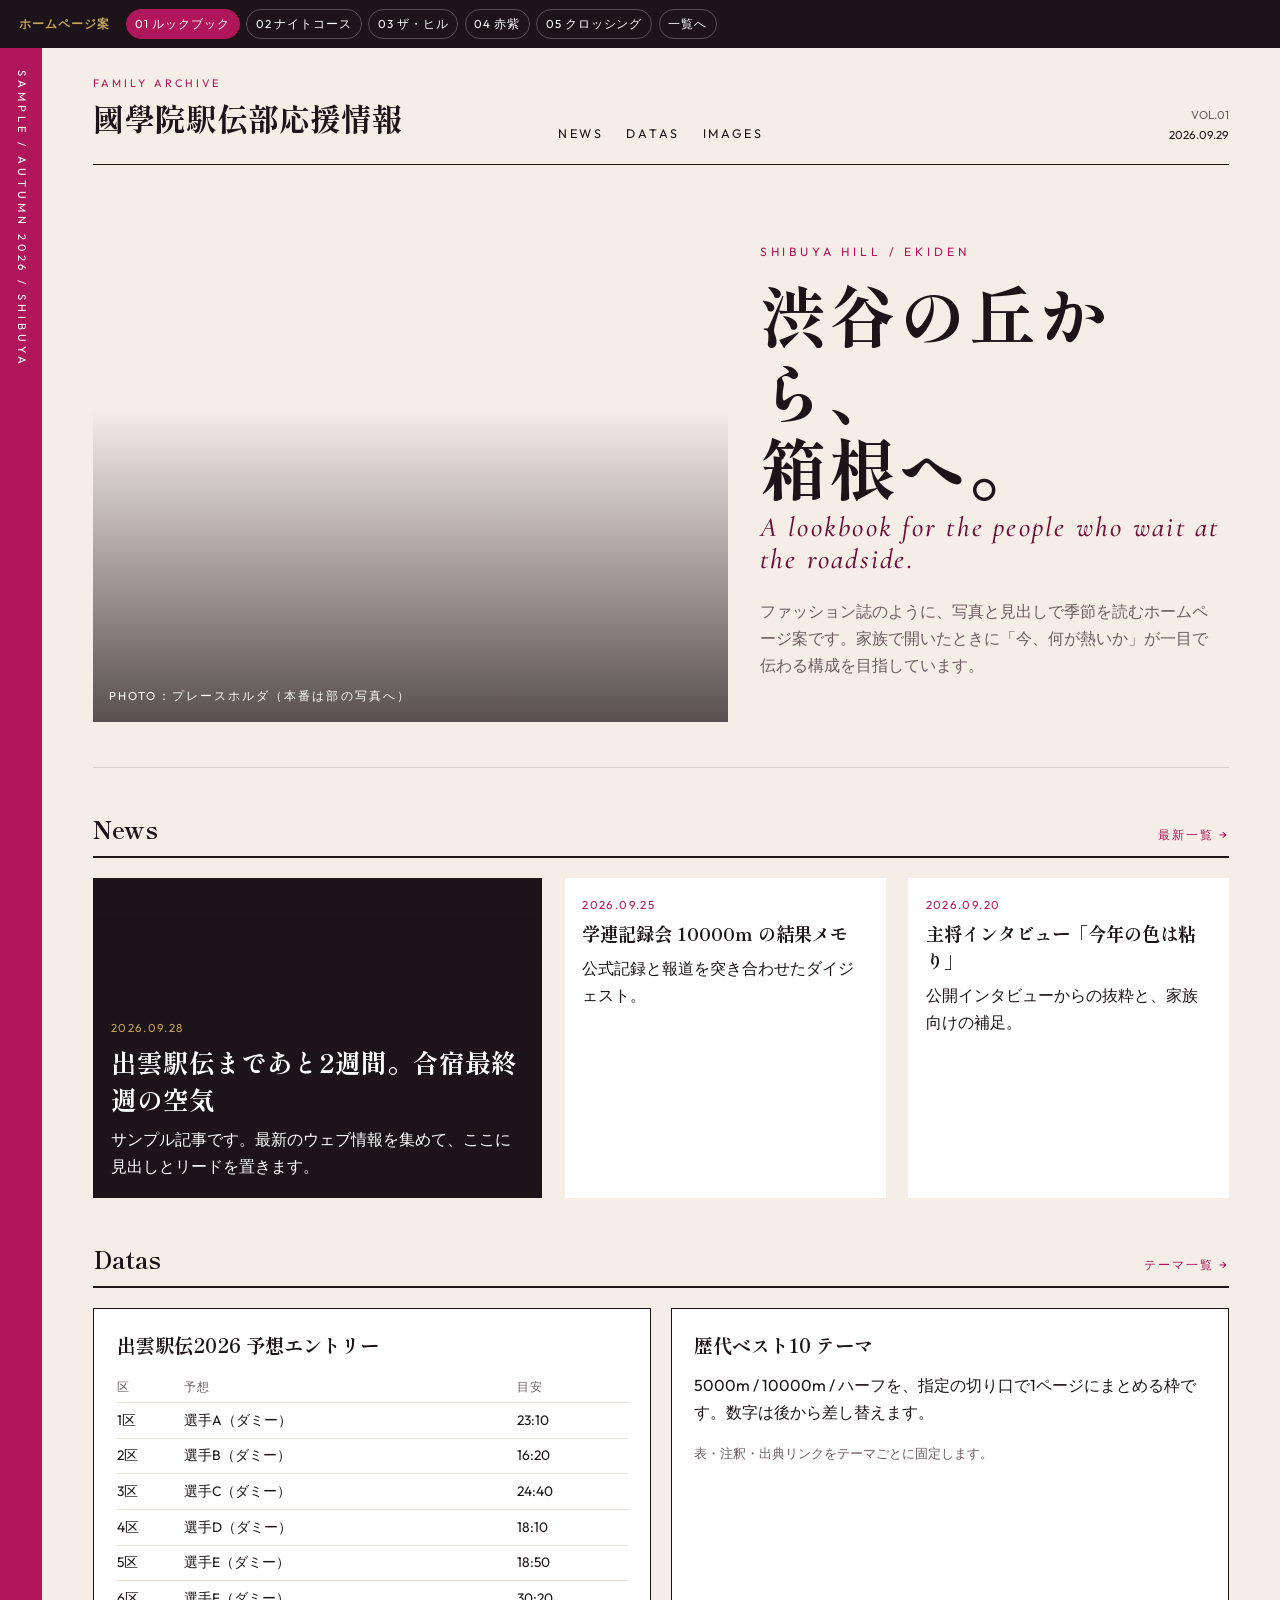
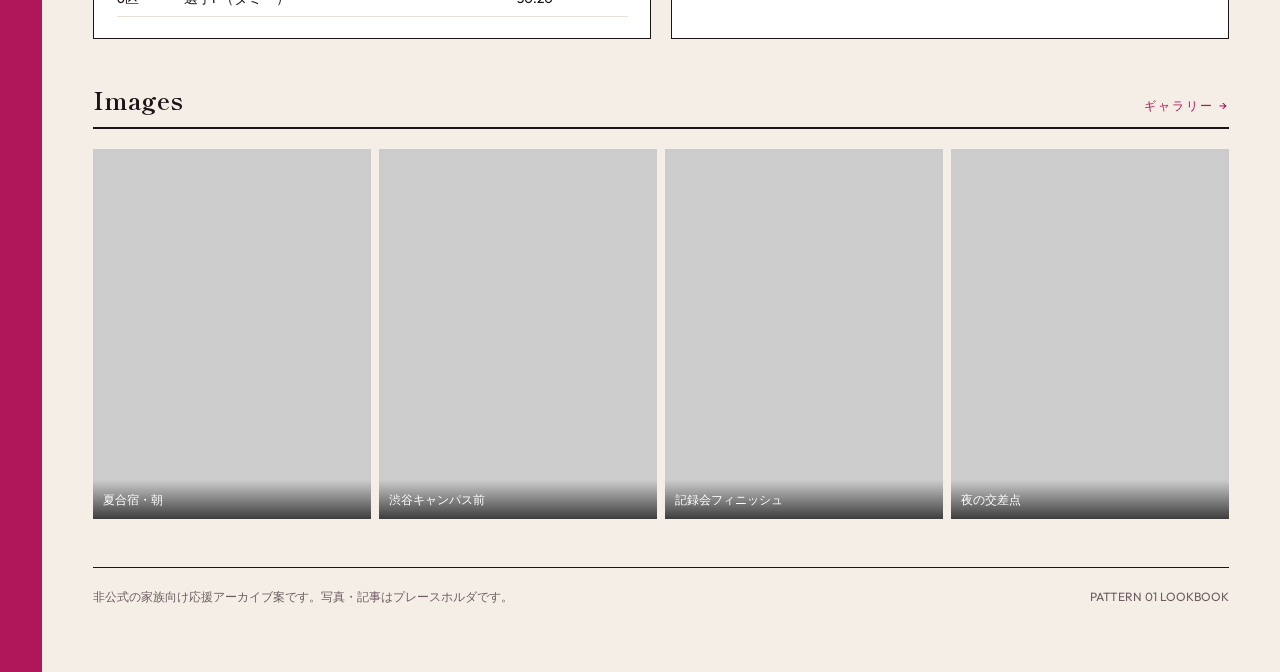
<file: samples/page-pattern-001.html>
<!DOCTYPE html>
<html lang="ja">
<head>
  <meta charset="UTF-8">
  <meta name="viewport" content="width=device-width, initial-scale=1">
  <title>パターン01 ルックブック｜國學院駅伝部応援情報</title>
  <link rel="preconnect" href="https://fonts.googleapis.com">
  <link rel="preconnect" href="https://fonts.gstatic.com" crossorigin>
  <link href="https://fonts.googleapis.com/css2?family=Cormorant+Garamond:ital,wght@0,500;0,600;0,700;1,500&family=Outfit:wght@400;500;600&family=Shippori+Mincho:wght@500;600;700;800&display=swap" rel="stylesheet">
  <style>
    :root {
      --aka: #b0175a;
      --aka-deep: #6e0f3a;
      --gold: #c4a35a;
      --ink: #1c1418;
      --paper: #f4eee6;
      --paper-2: #ebe3d6;
      --muted: #6e5c62;
    }
    * { box-sizing: border-box; margin: 0; padding: 0; }
    html { scroll-behavior: smooth; }
    body {
      font-family: "Outfit", "Hiragino Sans", "Noto Sans JP", sans-serif;
      background: var(--paper);
      color: var(--ink);
      line-height: 1.7;
    }
    a { color: inherit; text-decoration: none; }
    img { max-width: 100%; display: block; }
    #news, #datas, #images { scroll-margin-top: 5.5rem; }

    .switcher {
      position: sticky; top: 0; z-index: 50;
      display: flex; flex-wrap: wrap; gap: .4rem; align-items: center;
      padding: .55rem 1.2rem;
      background: var(--ink); color: #fff;
      font-size: .72rem; letter-spacing: .08em;
    }
    .switcher b { color: var(--gold); margin-right: .6rem; }
    .switcher a {
      padding: .28rem .55rem; border: 1px solid rgba(255,255,255,.25);
      border-radius: 999px;
    }
    .switcher a.now { background: var(--aka); border-color: var(--aka); }

    .spine {
      display: grid;
      grid-template-columns: 42px 1fr;
      min-height: 100vh;
    }
    .spine__bar {
      background: var(--aka);
      writing-mode: vertical-rl;
      color: #fff;
      display: flex; align-items: center; justify-content: space-between;
      padding: 1.4rem .4rem;
      font-size: .7rem; letter-spacing: .35em;
    }
    .wrap { padding: 0 clamp(1rem, 4vw, 3.2rem) 4rem; }

    header {
      display: grid;
      grid-template-columns: 1fr auto 1fr;
      align-items: end;
      gap: 1rem;
      padding: 1.6rem 0 1.2rem;
      border-bottom: 1px solid var(--ink);
    }
    .brand small {
      display: block;
      font-size: .68rem; letter-spacing: .28em; color: var(--aka);
    }
    .brand strong {
      font-family: "Shippori Mincho", serif;
      font-size: clamp(1.4rem, 2.4vw, 2rem);
      font-weight: 800;
    }
    nav {
      display: flex; gap: 1.4rem; justify-content: center;
      font-size: .78rem; letter-spacing: .22em;
    }
    nav a:hover { color: var(--aka); }
    .issue {
      text-align: right; font-size: .72rem; color: var(--muted);
    }
    .issue em { font-style: normal; color: var(--ink); }

    .hero {
      display: grid;
      grid-template-columns: 1.15fr .85fr;
      gap: 2rem;
      padding: 2.2rem 0 2.8rem;
      border-bottom: 1px solid rgba(28,20,24,.15);
    }
    .hero__photo {
      position: relative;
      min-height: 58vh;
      background:
        linear-gradient(180deg, transparent 40%, rgba(28,20,24,.72)),
        url("https://images.unsplash.com/photo-1476480862126-209bfaa8edc8?auto=format&fit=crop&w=1600&q=80") center/cover;
    }
    .hero__photo span {
      position: absolute; left: 1rem; bottom: 1rem;
      color: #fff; font-size: .72rem; letter-spacing: .18em;
    }
    .hero__copy {
      display: flex; flex-direction: column; justify-content: center;
    }
    .hero__copy p.kicker {
      font-size: .75rem; letter-spacing: .32em; color: var(--aka);
      margin-bottom: .8rem;
    }
    .hero__copy h1 {
      font-family: "Shippori Mincho", "Cormorant Garamond", serif;
      font-size: clamp(2.4rem, 5.2vw, 4.6rem);
      line-height: 1.15;
      font-weight: 800;
      letter-spacing: .04em;
    }
    .hero__copy h1 i {
      font-family: "Cormorant Garamond", serif;
      font-style: italic; font-weight: 500;
      display: block; color: var(--aka-deep);
      font-size: .42em; letter-spacing: .08em; margin-top: .4rem;
    }
    .hero__copy .lead {
      margin-top: 1.4rem; color: var(--muted); max-width: 28em;
    }

    .sec-head {
      display: flex; justify-content: space-between; align-items: baseline;
      margin: 2.6rem 0 1.2rem;
      border-bottom: 2px solid var(--ink);
      padding-bottom: .4rem;
    }
    .sec-head h2 {
      font-family: "Shippori Mincho", serif;
      font-size: 1.5rem;
    }
    .sec-head a { font-size: .75rem; letter-spacing: .16em; color: var(--aka); }

    .news {
      display: grid;
      grid-template-columns: 1.4fr 1fr 1fr;
      gap: 1.4rem;
    }
    .news article {
      background: #fff;
      padding: 1.1rem;
    }
    .news article:first-child {
      background: var(--ink); color: #fff;
      min-height: 320px;
      display: flex; flex-direction: column; justify-content: flex-end;
      background-image:
        linear-gradient(180deg, rgba(28,20,24,.15), rgba(28,20,24,.82)),
        url("https://images.unsplash.com/photo-1552674605-db8be87c54eb?auto=format&fit=crop&w=1200&q=80");
      background-size: cover; background-position: center;
    }
    .news time { display: block; font-size: .72rem; letter-spacing: .12em; color: var(--aka); }
    .news article:first-child time { color: var(--gold); }
    .news h3 {
      font-family: "Shippori Mincho", serif;
      font-size: 1.15rem; margin: .35rem 0 .5rem; line-height: 1.45;
    }
    .news article:first-child h3 { font-size: 1.6rem; }

    .datas {
      display: grid; grid-template-columns: 1fr 1fr; gap: 1.2rem;
    }
    .datas article {
      border: 1px solid var(--ink);
      padding: 1.3rem 1.4rem;
      background: #fff;
    }
    .datas h3 { font-family: "Shippori Mincho", serif; font-size: 1.2rem; margin-bottom: .6rem; }
    table { width: 100%; border-collapse: collapse; font-size: .86rem; }
    th, td { text-align: left; padding: .35rem 0; border-bottom: 1px solid #eadfd4; }
    th { font-weight: 500; color: var(--muted); font-size: .72rem; letter-spacing: .08em; }

    .film {
      display: grid; grid-template-columns: repeat(4, 1fr); gap: .5rem;
    }
    .film figure {
      aspect-ratio: 3/4;
      background: #ccc center/cover no-repeat;
      position: relative;
    }
    .film figure:nth-child(1) { background-image: url("https://images.unsplash.com/photo-1540959733332-eab4deabeeaf?auto=format&fit=crop&w=800&q=80"); }
    .film figure:nth-child(2) { background-image: url("https://images.unsplash.com/photo-1513593771513-7b58b6c4af38?auto=format&fit=crop&w=800&q=80"); }
    .film figure:nth-child(3) { background-image: url("https://images.unsplash.com/photo-1571008887538-b36bb32f4571?auto=format&fit=crop&w=800&q=80"); }
    .film figure:nth-child(4) { background-image: url("https://images.unsplash.com/photo-1542051841857-5f90071e7989?auto=format&fit=crop&w=800&q=80"); }
    .film figcaption {
      position: absolute; left: 0; right: 0; bottom: 0;
      padding: .6rem;
      background: linear-gradient(transparent, rgba(0,0,0,.7));
      color: #fff; font-size: .72rem;
    }

    footer {
      margin-top: 3rem; padding-top: 1.2rem;
      border-top: 1px solid var(--ink);
      display: flex; justify-content: space-between; gap: 1rem;
      font-size: .75rem; color: var(--muted);
    }

    @media (max-width: 900px) {
      .spine { grid-template-columns: 1fr; }
      .spine__bar { writing-mode: horizontal-tb; flex-direction: row; padding: .5rem 1rem; letter-spacing: .16em; }
      header, .hero, .news, .datas, .film { grid-template-columns: 1fr; }
      header { grid-template-columns: 1fr; }
      nav { justify-content: flex-start; flex-wrap: wrap; }
      .issue { text-align: left; }
      .hero__photo { min-height: 42vh; }
    }
  </style>
</head>
<body>
  <div class="switcher">
    <b>ホームページ案</b>
    <a class="now" href="page-pattern-001.html">01 ルックブック</a>
    <a href="page-pattern-002.html">02 ナイトコース</a>
    <a href="page-pattern-003.html">03 ザ・ヒル</a>
    <a href="page-pattern-004.html">04 赤紫</a>
    <a href="page-pattern-005.html">05 クロッシング</a>
    <a href="index.html">一覧へ</a>
  </div>

  <div class="spine">
    <aside class="spine__bar">SAMPLE / AUTUMN 2026 / SHIBUYA</aside>
    <div class="wrap">
      <header>
        <div class="brand">
          <small>FAMILY ARCHIVE</small>
          <strong>國學院駅伝部応援情報</strong>
        </div>
        <nav>
          <a href="#news">NEWS</a>
          <a href="#datas">DATAS</a>
          <a href="#images">IMAGES</a>
        </nav>
        <div class="issue">VOL.01<br><em>2026.09.29</em></div>
      </header>

      <section class="hero">
        <div class="hero__photo"><span>PHOTO：プレースホルダ（本番は部の写真へ）</span></div>
        <div class="hero__copy">
          <p class="kicker">SHIBUYA HILL / EKIDEN</p>
          <h1>渋谷の丘から、<br>箱根へ。<i>A lookbook for the people who wait at the roadside.</i></h1>
          <p class="lead">ファッション誌のように、写真と見出しで季節を読むホームページ案です。家族で開いたときに「今、何が熱いか」が一目で伝わる構成を目指しています。</p>
        </div>
      </section>

      <div class="sec-head" id="news">
        <h2>News</h2>
        <a href="#">最新一覧 →</a>
      </div>
      <div class="news">
        <article>
          <time datetime="2026-09-28">2026.09.28</time>
          <h3>出雲駅伝まであと2週間。合宿最終週の空気</h3>
          <p>サンプル記事です。最新のウェブ情報を集めて、ここに見出しとリードを置きます。</p>
        </article>
        <article>
          <time datetime="2026-09-25">2026.09.25</time>
          <h3>学連記録会 10000m の結果メモ</h3>
          <p>公式記録と報道を突き合わせたダイジェスト。</p>
        </article>
        <article>
          <time datetime="2026-09-20">2026.09.20</time>
          <h3>主将インタビュー「今年の色は粘り」</h3>
          <p>公開インタビューからの抜粋と、家族向けの補足。</p>
        </article>
      </div>

      <div class="sec-head" id="datas">
        <h2>Datas</h2>
        <a href="#">テーマ一覧 →</a>
      </div>
      <div class="datas">
        <article>
          <h3>出雲駅伝2026 予想エントリー</h3>
          <table>
            <tr><th>区</th><th>予想</th><th>目安</th></tr>
            <tr><td>1区</td><td>選手A（ダミー）</td><td>23:10</td></tr>
            <tr><td>2区</td><td>選手B（ダミー）</td><td>16:20</td></tr>
            <tr><td>3区</td><td>選手C（ダミー）</td><td>24:40</td></tr>
            <tr><td>4区</td><td>選手D（ダミー）</td><td>18:10</td></tr>
            <tr><td>5区</td><td>選手E（ダミー）</td><td>18:50</td></tr>
            <tr><td>6区</td><td>選手F（ダミー）</td><td>30:20</td></tr>
          </table>
        </article>
        <article>
          <h3>歴代ベスト10 テーマ</h3>
          <p>5000m / 10000m / ハーフを、指定の切り口で1ページにまとめる枠です。数字は後から差し替えます。</p>
          <p style="margin-top:1rem;font-size:.82rem;color:var(--muted);">表・注釈・出典リンクをテーマごとに固定します。</p>
        </article>
      </div>

      <div class="sec-head" id="images">
        <h2>Images</h2>
        <a href="#">ギャラリー →</a>
      </div>
      <div class="film">
        <figure><figcaption>夏合宿・朝</figcaption></figure>
        <figure><figcaption>渋谷キャンパス前</figcaption></figure>
        <figure><figcaption>記録会フィニッシュ</figcaption></figure>
        <figure><figcaption>夜の交差点</figcaption></figure>
      </div>

      <footer>
        <p>非公式の家族向け応援アーカイブ案です。写真・記事はプレースホルダです。</p>
        <p>PATTERN 01 LOOKBOOK</p>
      </footer>
    </div>
  </div>
</body>
</html>
</file>
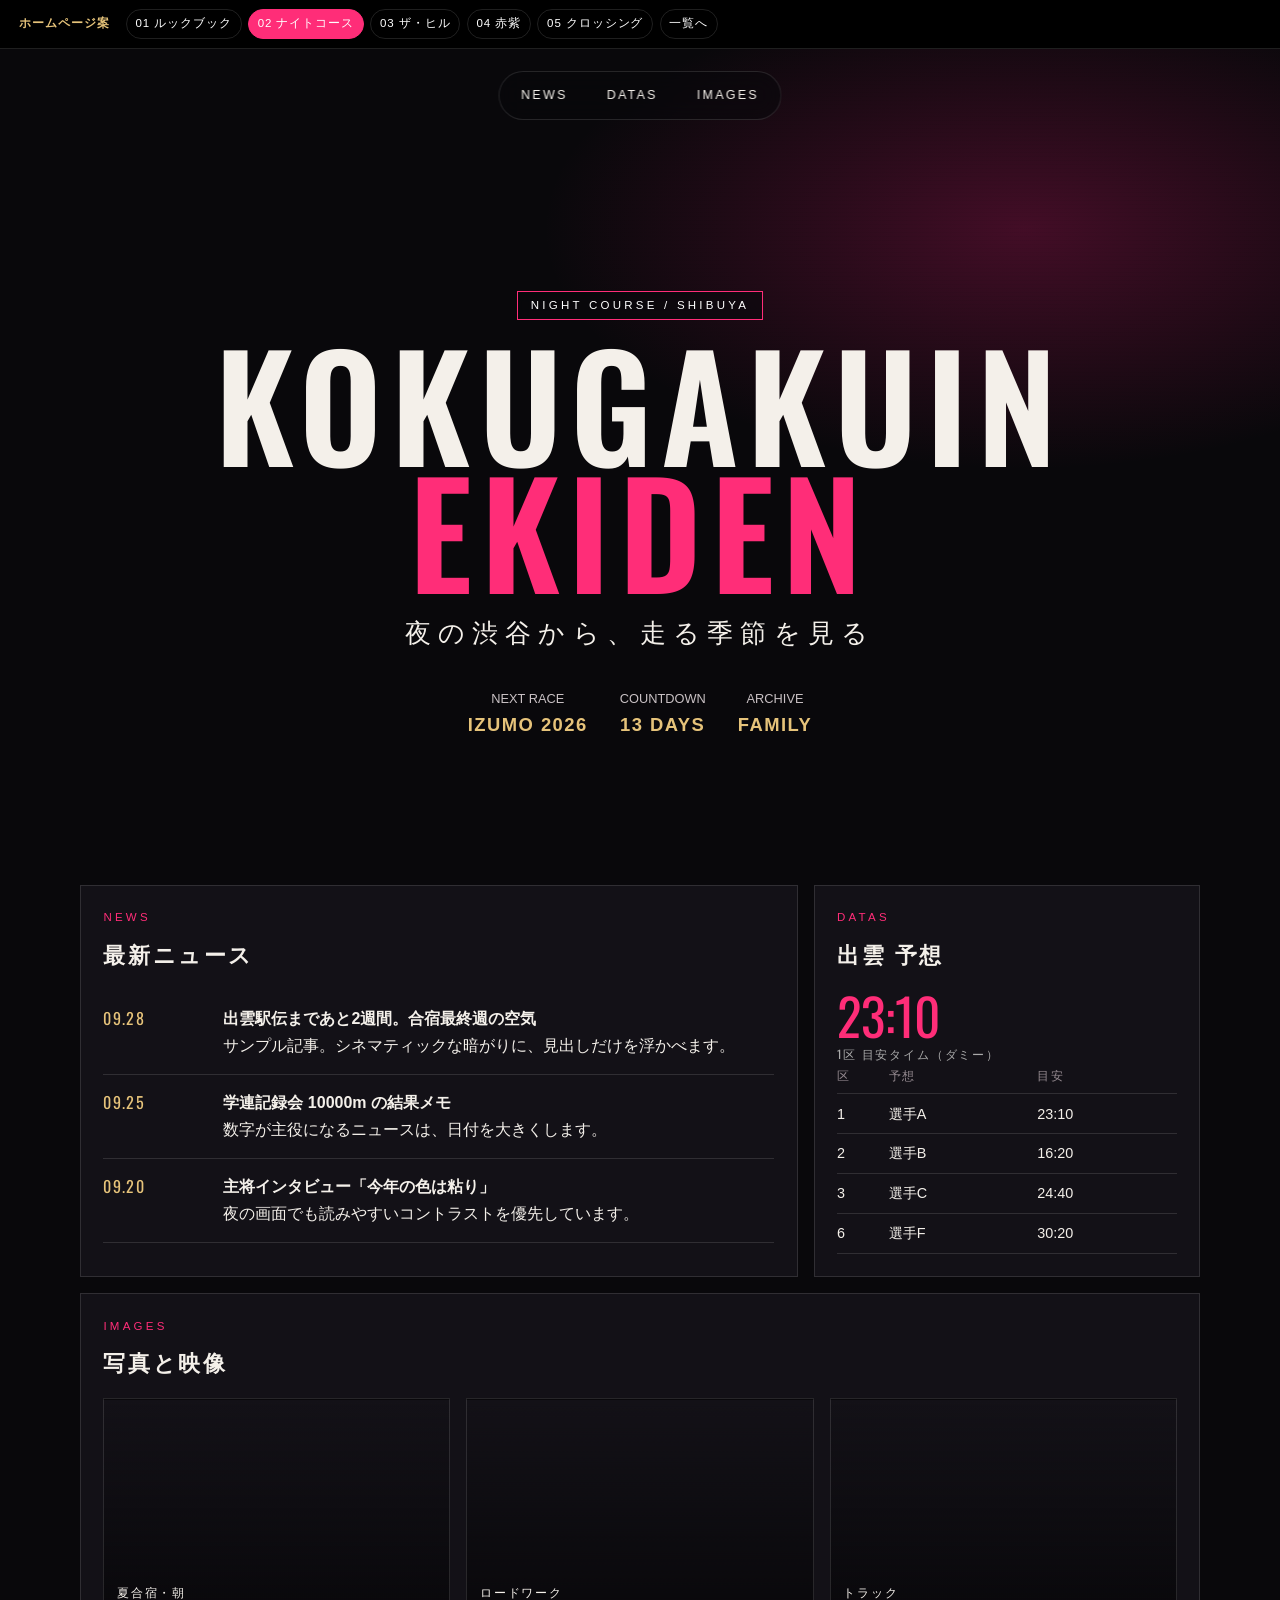
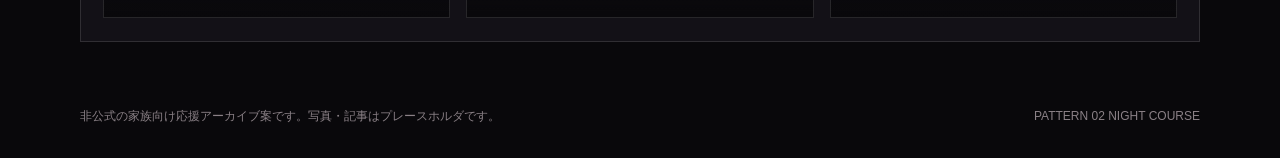
<file: samples/page-pattern-002.html>
<!DOCTYPE html>
<html lang="ja">
<head>
  <meta charset="UTF-8">
  <meta name="viewport" content="width=device-width, initial-scale=1">
  <title>パターン02 ナイトコース｜國學院駅伝部応援情報</title>
  <link rel="preconnect" href="https://fonts.googleapis.com">
  <link rel="preconnect" href="https://fonts.gstatic.com" crossorigin>
  <link href="https://fonts.googleapis.com/css2?family=Oswald:wght@400;500;600&family=Zen+Kaku+Gothic+New:wght@400;500;700;900&display=swap" rel="stylesheet">
  <style>
    :root {
      --aka: #ff2d78;
      --gold: #e6c37a;
      --bg: #09080b;
      --panel: #131117;
      --line: rgba(255,255,255,.12);
    }
    * { box-sizing: border-box; margin: 0; padding: 0; }
    body {
      font-family: "Zen Kaku Gothic New", sans-serif;
      background: var(--bg);
      color: #f4f0ea;
      line-height: 1.7;
    }
    a { color: inherit; text-decoration: none; }
    #news, #datas, #images { scroll-margin-top: 5.5rem; }

    .switcher {
      position: sticky; top: 0; z-index: 50;
      display: flex; flex-wrap: wrap; gap: .4rem; align-items: center;
      padding: .55rem 1.2rem;
      background: #000; color: #fff;
      font-size: .72rem; letter-spacing: .08em; border-bottom: 1px solid var(--line);
    }
    .switcher b { color: var(--gold); margin-right: .6rem; }
    .switcher a { padding: .28rem .55rem; border: 1px solid var(--line); border-radius: 999px; }
    .switcher a.now { background: var(--aka); border-color: var(--aka); color: #fff; }

    .hero {
      position: relative;
      min-height: 100svh;
      display: grid;
      place-items: center;
      overflow: hidden;
      background:
        radial-gradient(800px 400px at 80% 20%, rgba(176,23,90,.35), transparent 60%),
        linear-gradient(180deg, rgba(9,8,11,.25) 0%, rgba(9,8,11,.82) 70%, #09080b 100%),
        url("https://images.unsplash.com/photo-1542051841857-5f90071e7989?auto=format&fit=crop&w=2000&q=80") center/cover;
    }
    .hero::after {
      content: "";
      position: absolute; inset: 0;
      background: repeating-linear-gradient(transparent, transparent 3px, rgba(0,0,0,.08) 4px);
      pointer-events: none;
    }
    nav {
      position: absolute; top: 1.4rem; left: 50%; transform: translateX(-50%);
      display: flex; gap: .45rem;
      padding: .35rem;
      background: rgba(9,8,11,.55);
      border: 1px solid var(--line);
      border-radius: 999px;
      backdrop-filter: blur(12px);
      z-index: 2;
    }
    nav a {
      padding: .45rem 1rem;
      font-size: .78rem; letter-spacing: .18em;
      border-radius: 999px;
    }
    nav a:hover { background: var(--aka); }

    .hero__inner { position: relative; z-index: 1; text-align: center; padding: 6rem 1.2rem 4rem; }
    .hero__inner .tag {
      display: inline-block;
      border: 1px solid var(--aka);
      color: #fff;
      background: rgba(9,8,11,.55);
      backdrop-filter: blur(8px);
      padding: .25rem .8rem;
      font-size: .72rem; letter-spacing: .28em;
      margin-bottom: 1.2rem;
    }
    h1 {
      font-family: "Oswald", sans-serif;
      font-size: clamp(3.2rem, 12vw, 9rem);
      line-height: .88;
      letter-spacing: .06em;
      font-weight: 600;
    }
    h1 span { display: block; color: var(--aka); }
    .jp {
      margin-top: 1.2rem;
      font-size: clamp(1.1rem, 2.4vw, 1.6rem);
      letter-spacing: .28em;
    }
    .hero__meta {
      margin-top: 2rem;
      display: flex; justify-content: center; gap: 2rem;
      font-size: .8rem; color: #c9c1c4;
    }
    .hero__meta b { display: block; color: var(--gold); font-size: 1.15rem; letter-spacing: .08em; }

    main { width: min(1120px, calc(100% - 2rem)); margin: -4rem auto 4rem; position: relative; z-index: 2; }

    .board {
      display: grid; grid-template-columns: 1.3fr .7fr; gap: 1rem;
    }
    .panel {
      background: var(--panel);
      border: 1px solid var(--line);
      padding: 1.4rem;
    }
    .kicker {
      color: var(--aka); letter-spacing: .28em; font-size: .72rem; margin-bottom: .6rem;
    }
    h2 { font-size: 1.35rem; letter-spacing: .12em; margin-bottom: 1rem; }

    .news-item {
      display: grid; grid-template-columns: 6.5rem 1fr; gap: 1rem;
      padding: .9rem 0;
      border-bottom: 1px solid var(--line);
    }
    .news-item time { color: var(--gold); font-family: "Oswald", sans-serif; letter-spacing: .08em; }
    .led {
      font-family: "Oswald", sans-serif;
      font-size: 3.2rem; line-height: 1; color: var(--aka);
    }
    .led small { display: block; font-size: .72rem; color: #aaa; letter-spacing: .16em; margin-top: .4rem; }

    .grid3 { display: grid; grid-template-columns: 1fr 1fr 1fr; gap: 1rem; margin-top: 1rem; }
    .tile {
      min-height: 220px;
      border: 1px solid var(--line);
      background-size: cover; background-position: center;
      position: relative;
    }
    .tile:nth-child(1) { background-image: linear-gradient(transparent, #09080b), url("https://images.unsplash.com/photo-1476480862126-209bfaa8edc8?auto=format&fit=crop&w=900&q=80"); }
    .tile:nth-child(2) { background-image: linear-gradient(transparent, #09080b), url("https://images.unsplash.com/photo-1513593771513-7b58b6c4af38?auto=format&fit=crop&w=900&q=80"); }
    .tile:nth-child(3) { background-image: linear-gradient(transparent, #09080b), url("https://images.unsplash.com/photo-1552674605-db8be87c54eb?auto=format&fit=crop&w=900&q=80"); }
    .tile span { position: absolute; left: .8rem; bottom: .8rem; letter-spacing: .14em; font-size: .78rem; }

    table { width: 100%; border-collapse: collapse; font-size: .9rem; }
    th, td { padding: .45rem 0; border-bottom: 1px solid var(--line); text-align: left; }
    th { color: #958a90; font-weight: 500; font-size: .72rem; letter-spacing: .12em; }

    footer {
      width: min(1120px, calc(100% - 2rem));
      margin: 0 auto 2rem;
      color: #8a8086; font-size: .75rem;
      display: flex; justify-content: space-between;
    }

    @media (max-width: 860px) {
      nav { left: 1rem; right: 1rem; transform: none; width: auto; justify-content: center; }
      .board, .grid3, .news-item { grid-template-columns: 1fr; }
      .hero__meta { flex-direction: column; gap: .6rem; }
    }
  </style>
</head>
<body>
  <div class="switcher">
    <b>ホームページ案</b>
    <a href="page-pattern-001.html">01 ルックブック</a>
    <a class="now" href="page-pattern-002.html">02 ナイトコース</a>
    <a href="page-pattern-003.html">03 ザ・ヒル</a>
    <a href="page-pattern-004.html">04 赤紫</a>
    <a href="page-pattern-005.html">05 クロッシング</a>
    <a href="index.html">一覧へ</a>
  </div>

  <section class="hero">
    <nav>
      <a href="#news">NEWS</a>
      <a href="#datas">DATAS</a>
      <a href="#images">IMAGES</a>
    </nav>
    <div class="hero__inner">
      <p class="tag">NIGHT COURSE / SHIBUYA</p>
      <h1>KOKUGAKUIN<span>EKIDEN</span></h1>
      <p class="jp">夜の渋谷から、走る季節を見る</p>
      <div class="hero__meta">
        <div>NEXT RACE<b>IZUMO 2026</b></div>
        <div>COUNTDOWN<b>13 DAYS</b></div>
        <div>ARCHIVE<b>FAMILY</b></div>
      </div>
    </div>
  </section>

  <main>
    <div class="board" id="news">
      <section class="panel">
        <p class="kicker">NEWS</p>
        <h2>最新ニュース</h2>
        <div class="news-item"><time>09.28</time><div><strong>出雲駅伝まであと2週間。合宿最終週の空気</strong><p>サンプル記事。シネマティックな暗がりに、見出しだけを浮かべます。</p></div></div>
        <div class="news-item"><time>09.25</time><div><strong>学連記録会 10000m の結果メモ</strong><p>数字が主役になるニュースは、日付を大きくします。</p></div></div>
        <div class="news-item"><time>09.20</time><div><strong>主将インタビュー「今年の色は粘り」</strong><p>夜の画面でも読みやすいコントラストを優先しています。</p></div></div>
      </section>
      <aside class="panel" id="datas">
        <p class="kicker">DATAS</p>
        <h2>出雲 予想</h2>
        <p class="led">23:10<small>1区 目安タイム（ダミー）</small></p>
        <table>
          <tr><th>区</th><th>予想</th><th>目安</th></tr>
          <tr><td>1</td><td>選手A</td><td>23:10</td></tr>
          <tr><td>2</td><td>選手B</td><td>16:20</td></tr>
          <tr><td>3</td><td>選手C</td><td>24:40</td></tr>
          <tr><td>6</td><td>選手F</td><td>30:20</td></tr>
        </table>
      </aside>
    </div>

    <section class="panel" style="margin-top:1rem;" id="images">
      <p class="kicker">IMAGES</p>
      <h2>写真と映像</h2>
      <div class="grid3">
        <div class="tile"><span>夏合宿・朝</span></div>
        <div class="tile"><span>ロードワーク</span></div>
        <div class="tile"><span>トラック</span></div>
      </div>
    </section>
  </main>

  <footer>
    <p>非公式の家族向け応援アーカイブ案です。写真・記事はプレースホルダです。</p>
    <p>PATTERN 02 NIGHT COURSE</p>
  </footer>
</body>
</html>
</file>
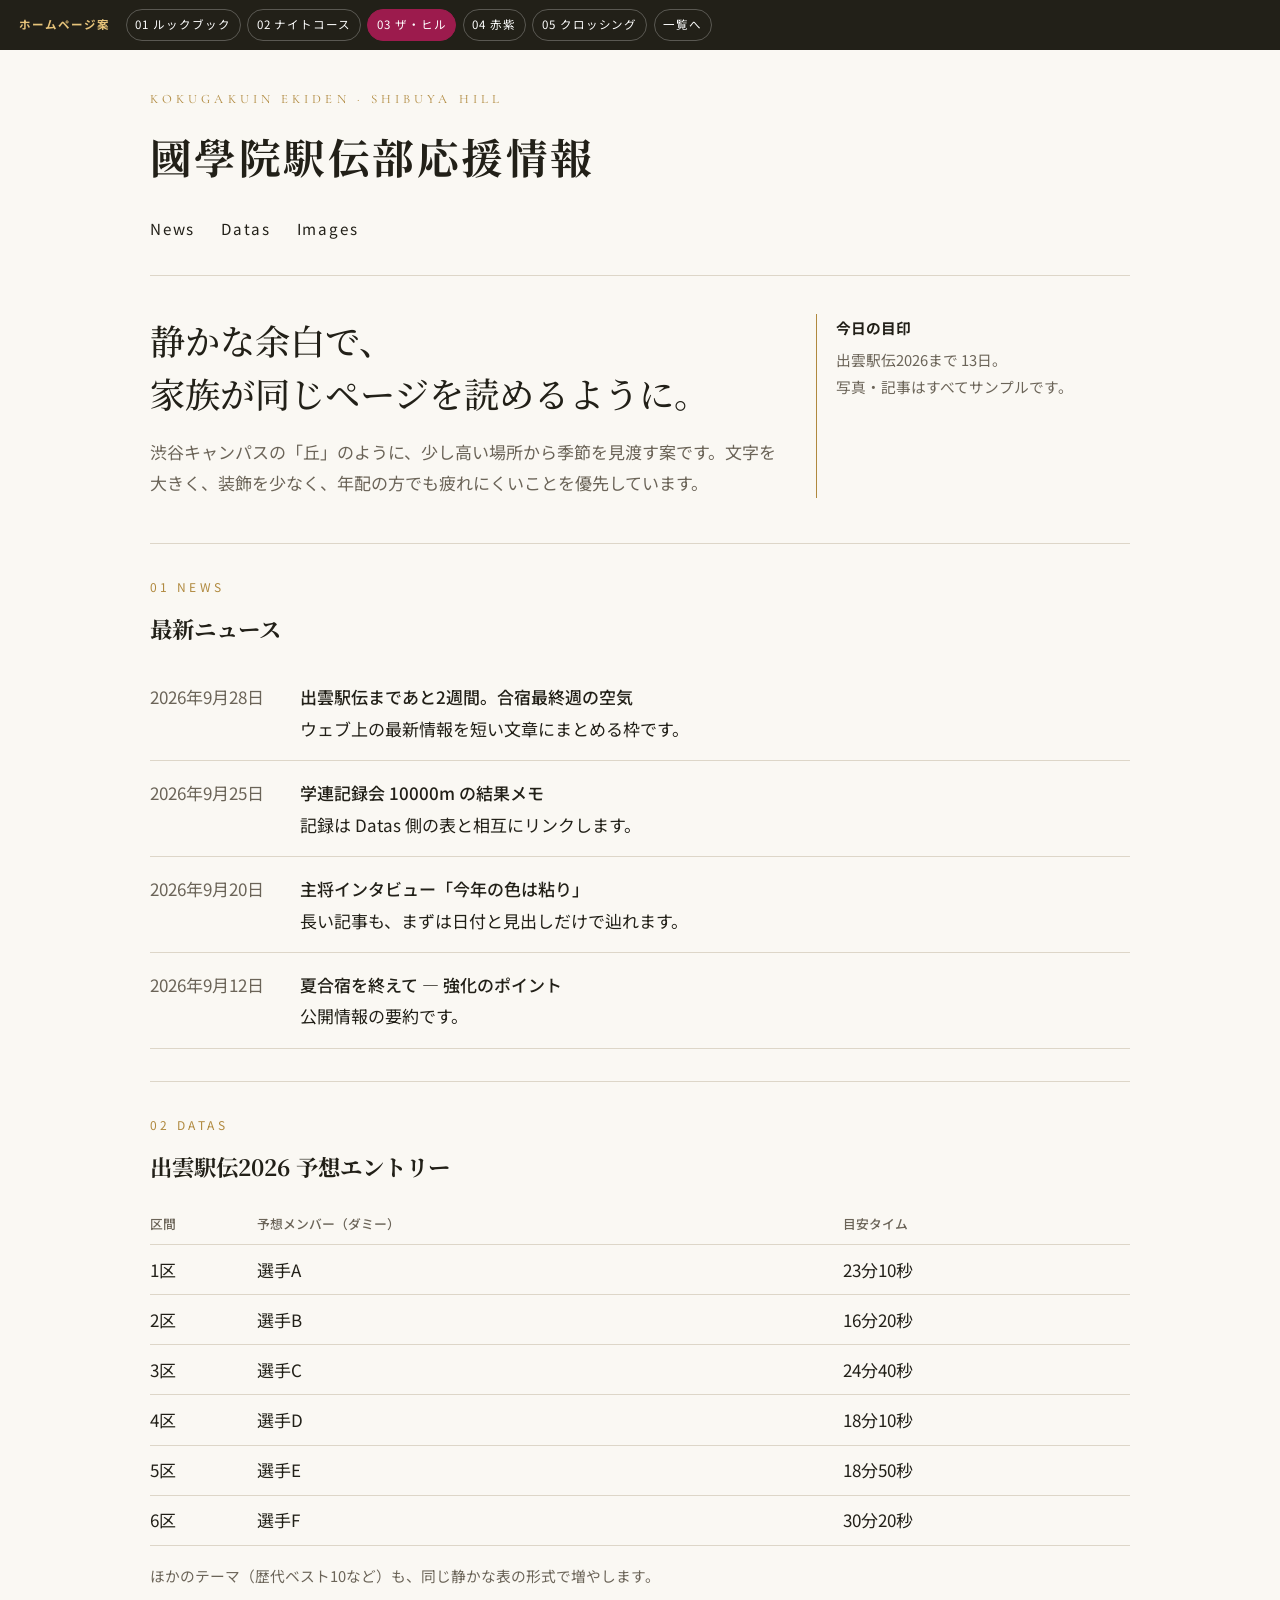
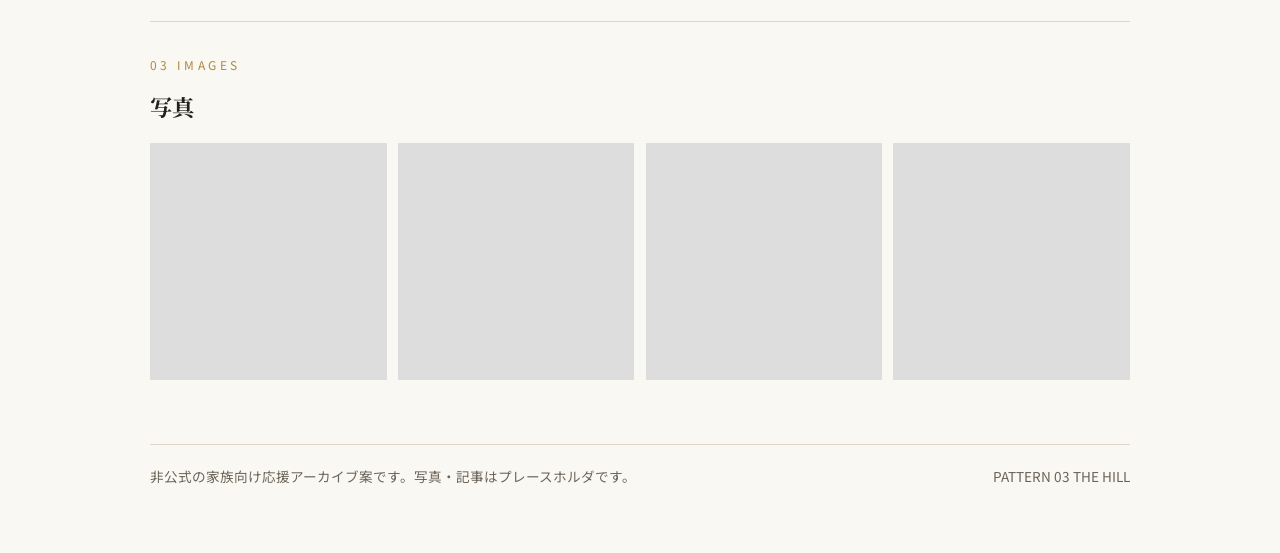
<file: samples/page-pattern-003.html>
<!DOCTYPE html>
<html lang="ja">
<head>
  <meta charset="UTF-8">
  <meta name="viewport" content="width=device-width, initial-scale=1">
  <title>パターン03 ザ・ヒル｜國學院駅伝部応援情報</title>
  <link rel="preconnect" href="https://fonts.googleapis.com">
  <link rel="preconnect" href="https://fonts.gstatic.com" crossorigin>
  <link href="https://fonts.googleapis.com/css2?family=Cormorant+Garamond:ital,wght@0,600;1,500&family=Noto+Sans+JP:wght@400;500;700&family=Noto+Serif+JP:wght@500;700&display=swap" rel="stylesheet">
  <style>
    :root {
      --aka: #9c1b4d;
      --gold: #b0893e;
      --ink: #222018;
      --paper: #faf8f3;
      --line: #ddd6c8;
      --muted: #6b6458;
    }
    * { box-sizing: border-box; margin: 0; padding: 0; }
    body {
      font-family: "Noto Sans JP", sans-serif;
      background: var(--paper);
      color: var(--ink);
      font-size: 17px;
      line-height: 1.85;
    }
    a { color: var(--aka); text-decoration: none; }
    a:hover { text-decoration: underline; }
    #news, #datas, #images { scroll-margin-top: 5.5rem; }

    .switcher {
      position: sticky; top: 0; z-index: 50;
      display: flex; flex-wrap: wrap; gap: .4rem; align-items: center;
      padding: .55rem 1.2rem;
      background: var(--ink); color: #fff;
      font-size: .72rem; letter-spacing: .08em;
    }
    .switcher b { color: #e6c37a; margin-right: .6rem; }
    .switcher a { color: #fff; padding: .28rem .55rem; border: 1px solid rgba(255,255,255,.25); border-radius: 999px; text-decoration: none; }
    .switcher a.now { background: var(--aka); border-color: var(--aka); }

    .page { width: min(980px, calc(100% - 2.4rem)); margin: 0 auto; padding: 2.4rem 0 4rem; }

    header { padding-bottom: 2rem; border-bottom: 1px solid var(--line); }
    .brand-en {
      font-family: "Cormorant Garamond", serif;
      letter-spacing: .32em;
      font-size: .8rem;
      color: var(--gold);
    }
    h1 {
      font-family: "Noto Serif JP", serif;
      font-size: clamp(1.8rem, 4vw, 2.6rem);
      font-weight: 700;
      margin: .4rem 0 1.2rem;
      letter-spacing: .06em;
    }
    nav { display: flex; gap: 1.6rem; font-size: .95rem; }
    nav a { color: var(--ink); letter-spacing: .12em; }

    .intro {
      display: grid;
      grid-template-columns: 2fr 1fr;
      gap: 2.4rem;
      padding: 2.4rem 0 2.8rem;
    }
    .intro h2 {
      font-family: "Noto Serif JP", serif;
      font-size: clamp(1.6rem, 3.2vw, 2.2rem);
      line-height: 1.5;
      font-weight: 500;
    }
    .intro p { color: var(--muted); margin-top: 1rem; }
    .intro aside {
      border-left: 1px solid var(--gold);
      padding-left: 1.2rem;
      font-size: .92rem;
      color: var(--muted);
    }
    .intro aside strong { display: block; color: var(--ink); margin-bottom: .3rem; }

    section { padding: 2rem 0; border-top: 1px solid var(--line); }
    .label {
      font-size: .75rem; letter-spacing: .28em; color: var(--gold);
      margin-bottom: .6rem;
    }
    h3 {
      font-family: "Noto Serif JP", serif;
      font-size: 1.4rem;
      margin-bottom: 1rem;
    }

    .news-list { list-style: none; }
    .news-list li {
      display: grid;
      grid-template-columns: 8.2rem 1fr;
      gap: 1.2rem;
      padding: 1rem 0;
      border-bottom: 1px solid var(--line);
    }
    .news-list time { color: var(--muted); }
    .news-list a { color: var(--ink); font-weight: 500; }
    .news-list a:hover { color: var(--aka); }

    table { width: 100%; border-collapse: collapse; }
    th, td { text-align: left; padding: .55rem 0; border-bottom: 1px solid var(--line); }
    th { color: var(--muted); font-weight: 500; font-size: .8rem; }

    .photos {
      display: grid; grid-template-columns: repeat(4, 1fr); gap: .7rem;
    }
    .photos div {
      aspect-ratio: 1;
      background: #ddd center/cover;
    }
    .photos div:nth-child(1) { background-image: url("https://images.unsplash.com/photo-1540959733332-eab4deabeeaf?auto=format&fit=crop&w=700&q=80"); }
    .photos div:nth-child(2) { background-image: url("https://images.unsplash.com/photo-1476480862126-209bfaa8edc8?auto=format&fit=crop&w=700&q=80"); }
    .photos div:nth-child(3) { background-image: url("https://images.unsplash.com/photo-1552674605-db8be87c54eb?auto=format&fit=crop&w=700&q=80"); }
    .photos div:nth-child(4) { background-image: url("https://images.unsplash.com/photo-1571008887538-b36bb32f4571?auto=format&fit=crop&w=700&q=80"); }

    footer {
      margin-top: 2rem; padding-top: 1.2rem;
      border-top: 1px solid var(--line);
      color: var(--muted); font-size: .85rem;
      display: flex; justify-content: space-between; gap: 1rem;
    }

    @media (max-width: 760px) {
      .intro, .news-list li, .photos { grid-template-columns: 1fr; }
      .intro aside { border-left: 0; border-top: 1px solid var(--gold); padding: 1rem 0 0; }
    }
  </style>
</head>
<body>
  <div class="switcher">
    <b>ホームページ案</b>
    <a href="page-pattern-001.html">01 ルックブック</a>
    <a href="page-pattern-002.html">02 ナイトコース</a>
    <a class="now" href="page-pattern-003.html">03 ザ・ヒル</a>
    <a href="page-pattern-004.html">04 赤紫</a>
    <a href="page-pattern-005.html">05 クロッシング</a>
    <a href="index.html">一覧へ</a>
  </div>

  <div class="page">
    <header>
      <p class="brand-en">KOKUGAKUIN EKIDEN · SHIBUYA HILL</p>
      <h1>國學院駅伝部応援情報</h1>
      <nav>
        <a href="#news">News</a>
        <a href="#datas">Datas</a>
        <a href="#images">Images</a>
      </nav>
    </header>

    <div class="intro">
      <div>
        <h2>静かな余白で、<br>家族が同じページを読めるように。</h2>
        <p>渋谷キャンパスの「丘」のように、少し高い場所から季節を見渡す案です。文字を大きく、装飾を少なく、年配の方でも疲れにくいことを優先しています。</p>
      </div>
      <aside>
        <strong>今日の目印</strong>
        出雲駅伝2026まで 13日。<br>
        写真・記事はすべてサンプルです。
      </aside>
    </div>

    <section id="news">
      <p class="label">01 NEWS</p>
      <h3>最新ニュース</h3>
      <ul class="news-list">
        <li><time datetime="2026-09-28">2026年9月28日</time><div><a href="#">出雲駅伝まであと2週間。合宿最終週の空気</a><p>ウェブ上の最新情報を短い文章にまとめる枠です。</p></div></li>
        <li><time datetime="2026-09-25">2026年9月25日</time><div><a href="#">学連記録会 10000m の結果メモ</a><p>記録は Datas 側の表と相互にリンクします。</p></div></li>
        <li><time datetime="2026-09-20">2026年9月20日</time><div><a href="#">主将インタビュー「今年の色は粘り」</a><p>長い記事も、まずは日付と見出しだけで辿れます。</p></div></li>
        <li><time datetime="2026-09-12">2026年9月12日</time><div><a href="#">夏合宿を終えて ― 強化のポイント</a><p>公開情報の要約です。</p></div></li>
      </ul>
    </section>

    <section id="datas">
      <p class="label">02 DATAS</p>
      <h3>出雲駅伝2026 予想エントリー</h3>
      <table>
        <thead>
          <tr><th>区間</th><th>予想メンバー（ダミー）</th><th>目安タイム</th></tr>
        </thead>
        <tbody>
          <tr><td>1区</td><td>選手A</td><td>23分10秒</td></tr>
          <tr><td>2区</td><td>選手B</td><td>16分20秒</td></tr>
          <tr><td>3区</td><td>選手C</td><td>24分40秒</td></tr>
          <tr><td>4区</td><td>選手D</td><td>18分10秒</td></tr>
          <tr><td>5区</td><td>選手E</td><td>18分50秒</td></tr>
          <tr><td>6区</td><td>選手F</td><td>30分20秒</td></tr>
        </tbody>
      </table>
      <p style="margin-top:1rem;color:var(--muted);font-size:.92rem;">ほかのテーマ（歴代ベスト10など）も、同じ静かな表の形式で増やします。</p>
    </section>

    <section id="images">
      <p class="label">03 IMAGES</p>
      <h3>写真</h3>
      <div class="photos">
        <div title="渋谷"></div>
        <div title="練習"></div>
        <div title="トラック"></div>
        <div title="フィニッシュ"></div>
      </div>
    </section>

    <footer>
      <p>非公式の家族向け応援アーカイブ案です。写真・記事はプレースホルダです。</p>
      <p>PATTERN 03 THE HILL</p>
    </footer>
  </div>
</body>
</html>
</file>
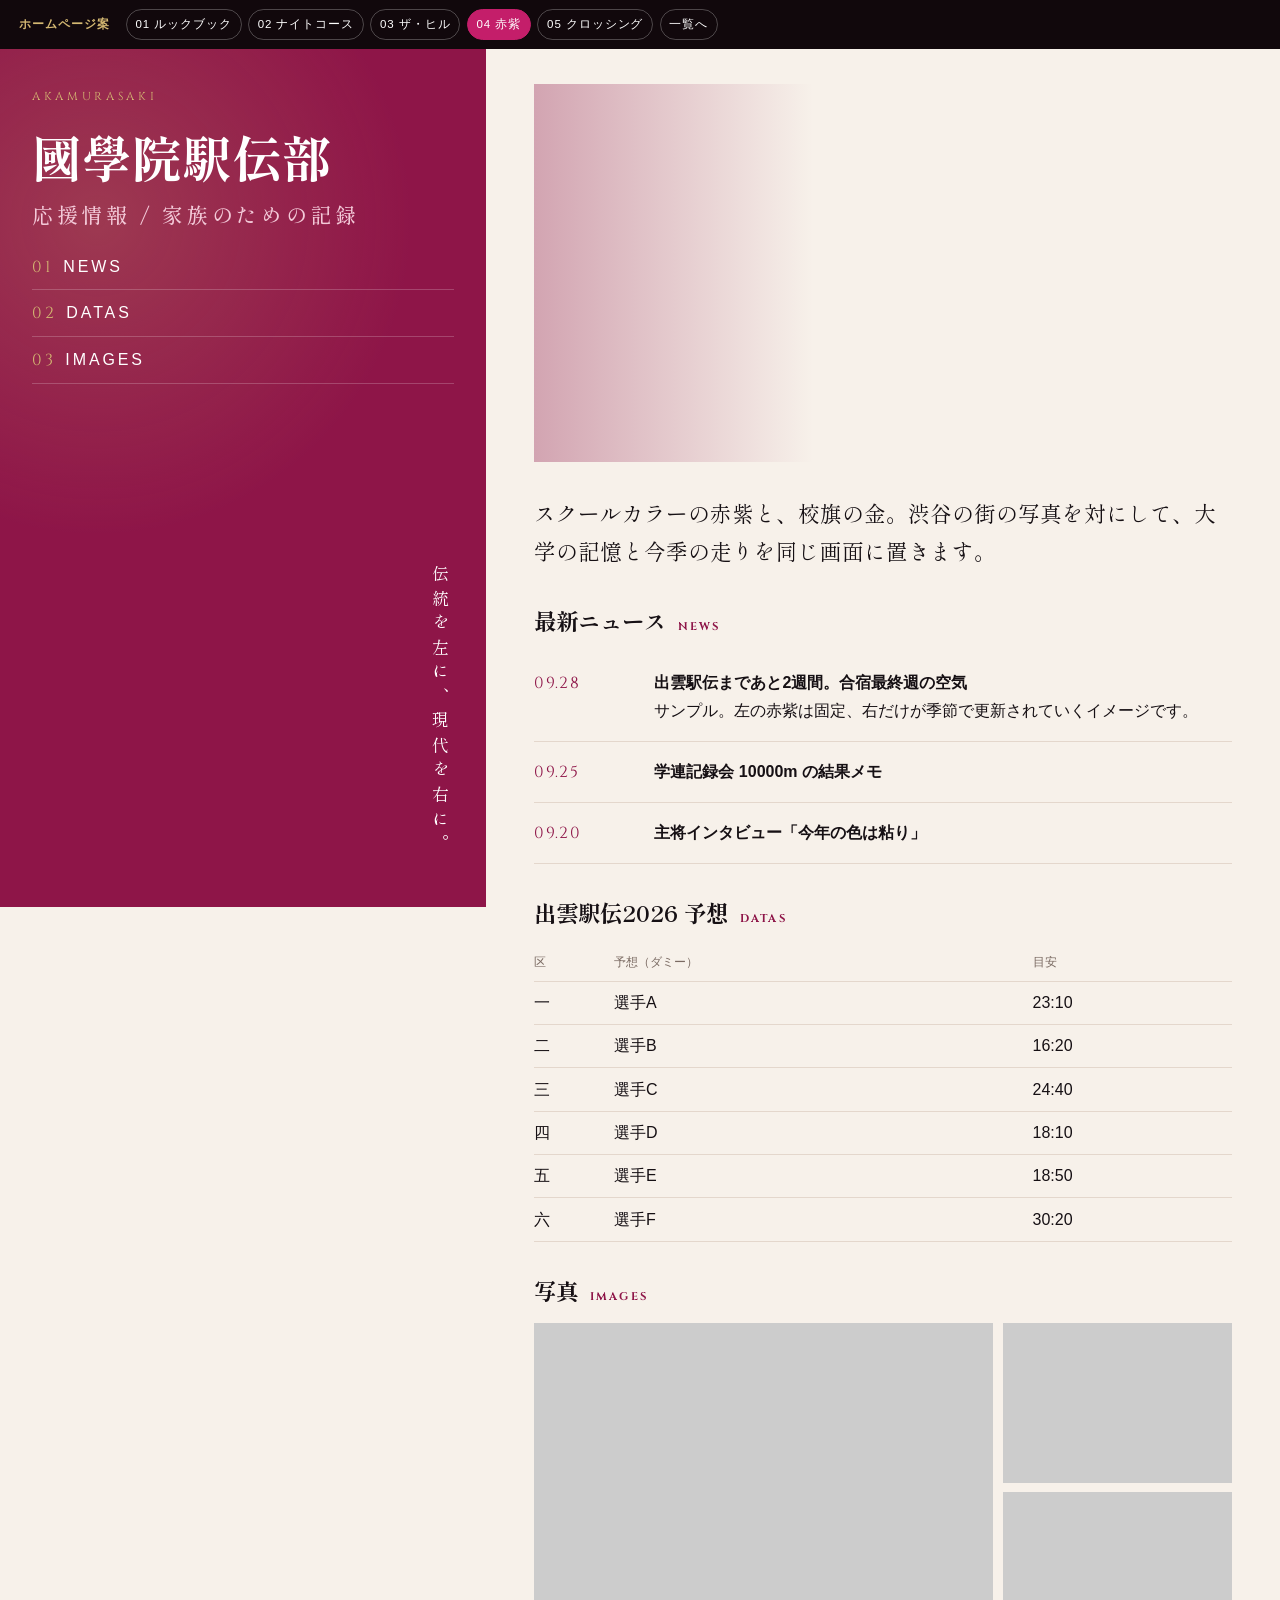
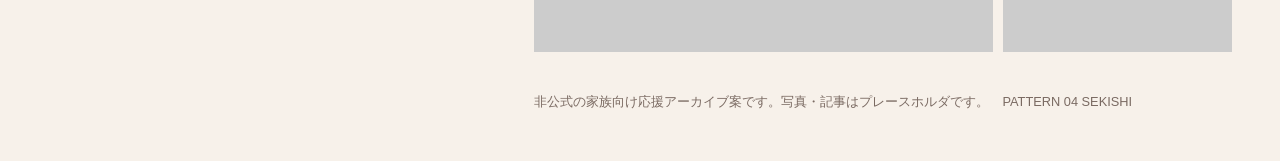
<file: samples/page-pattern-004.html>
<!DOCTYPE html>
<html lang="ja">
<head>
  <meta charset="UTF-8">
  <meta name="viewport" content="width=device-width, initial-scale=1">
  <title>パターン04 赤紫｜國學院駅伝部応援情報</title>
  <link rel="preconnect" href="https://fonts.googleapis.com">
  <link rel="preconnect" href="https://fonts.gstatic.com" crossorigin>
  <link href="https://fonts.googleapis.com/css2?family=Cinzel:wght@500;600&family=Shippori+Mincho:wght@500;700;800&family=Zen+Kaku+Gothic+New:wght@400;500;700&display=swap" rel="stylesheet">
  <style>
    :root {
      --aka: #8e1548;
      --aka-bright: #c41e6a;
      --gold: #d4b872;
      --ink: #161014;
      --paper: #f7f1ea;
    }
    * { box-sizing: border-box; margin: 0; padding: 0; }
    body {
      font-family: "Zen Kaku Gothic New", sans-serif;
      color: var(--ink);
      background: var(--paper);
      line-height: 1.75;
    }
    a { color: inherit; text-decoration: none; }
    #news, #datas, #images { scroll-margin-top: 5.5rem; }

    .switcher {
      position: sticky; top: 0; z-index: 60;
      display: flex; flex-wrap: wrap; gap: .4rem; align-items: center;
      padding: .55rem 1.2rem;
      background: #11080c; color: #fff;
      font-size: .72rem; letter-spacing: .08em;
    }
    .switcher b { color: var(--gold); margin-right: .6rem; }
    .switcher a { padding: .28rem .55rem; border: 1px solid rgba(255,255,255,.25); border-radius: 999px; }
    .switcher a.now { background: var(--aka-bright); border-color: var(--aka-bright); }

    .split {
      display: grid;
      grid-template-columns: minmax(280px, 38%) 1fr;
      min-height: 100svh;
    }
    .left {
      background:
        radial-gradient(circle at 20% 20%, rgba(212,184,114,.22), transparent 40%),
        var(--aka);
      color: #fff;
      padding: 2.4rem 2rem 3rem;
      position: sticky; top: 42px; height: calc(100svh - 42px);
      display: flex; flex-direction: column; justify-content: space-between;
    }
    .left .en {
      font-family: "Cinzel", serif;
      letter-spacing: .32em; font-size: .72rem; color: var(--gold);
    }
    .left h1 {
      font-family: "Shippori Mincho", serif;
      font-size: clamp(2rem, 4vw, 3.1rem);
      font-weight: 800;
      line-height: 1.35;
      margin: 1rem 0;
    }
    .left h1 small {
      display: block;
      font-size: .42em;
      font-weight: 500;
      letter-spacing: .18em;
      margin-top: .6rem;
      color: #f3c9d8;
    }
    .vtext {
      writing-mode: vertical-rl;
      letter-spacing: .45em;
      font-family: "Shippori Mincho", serif;
      font-size: 1.05rem;
      align-self: flex-end;
    }
    nav a {
      display: block;
      padding: .55rem 0;
      border-bottom: 1px solid rgba(255,255,255,.2);
      letter-spacing: .18em;
    }
    nav a span { color: var(--gold); margin-right: .6rem; font-family: "Cinzel", serif; }

    .right { padding: 2.2rem clamp(1.2rem, 4vw, 3rem) 3rem; }
    .hero-photo {
      height: 42vh;
      background:
        linear-gradient(90deg, rgba(142,21,72,.35), transparent 40%),
        url("https://images.unsplash.com/photo-1540959733332-eab4deabeeaf?auto=format&fit=crop&w=1600&q=80") center/cover;
      margin-bottom: 2rem;
    }
    .lead {
      font-family: "Shippori Mincho", serif;
      font-size: 1.35rem;
      margin-bottom: 2rem;
    }

    h2 {
      font-family: "Shippori Mincho", serif;
      font-size: 1.4rem;
      margin: 1.8rem 0 .8rem;
      display: flex; align-items: baseline; gap: .7rem;
    }
    h2 i {
      font-family: "Cinzel", serif;
      font-style: normal; color: var(--aka);
      font-size: .7rem; letter-spacing: .2em;
    }

    .news article {
      display: grid;
      grid-template-columns: 6.5rem 1fr;
      gap: 1rem;
      padding: 1rem 0;
      border-bottom: 1px solid #e4d7cc;
    }
    .news time { color: var(--aka); font-family: "Cinzel", serif; letter-spacing: .08em; }

    table { width: 100%; border-collapse: collapse; }
    th, td { text-align: left; padding: .45rem 0; border-bottom: 1px solid #e4d7cc; }
    th { color: #7a6a62; font-size: .75rem; font-weight: 500; }

    .mosaic { display: grid; grid-template-columns: 2fr 1fr; grid-template-rows: 160px 160px; gap: .6rem; }
    .mosaic div { background: #ccc center/cover; }
    .mosaic div:nth-child(1) { grid-row: 1 / 3; background-image: url("https://images.unsplash.com/photo-1542051841857-5f90071e7989?auto=format&fit=crop&w=1000&q=80"); }
    .mosaic div:nth-child(2) { background-image: url("https://images.unsplash.com/photo-1552674605-db8be87c54eb?auto=format&fit=crop&w=700&q=80"); }
    .mosaic div:nth-child(3) { background-image: url("https://images.unsplash.com/photo-1571008887538-b36bb32f4571?auto=format&fit=crop&w=700&q=80"); }

    footer { margin-top: 2.4rem; color: #7a6a62; font-size: .8rem; }

    @media (max-width: 860px) {
      .split { grid-template-columns: 1fr; }
      .left { position: relative; top: 0; height: auto; }
      .vtext { writing-mode: horizontal-tb; letter-spacing: .16em; margin-top: 1rem; }
      .news article { grid-template-columns: 1fr; }
    }
  </style>
</head>
<body>
  <div class="switcher">
    <b>ホームページ案</b>
    <a href="page-pattern-001.html">01 ルックブック</a>
    <a href="page-pattern-002.html">02 ナイトコース</a>
    <a href="page-pattern-003.html">03 ザ・ヒル</a>
    <a class="now" href="page-pattern-004.html">04 赤紫</a>
    <a href="page-pattern-005.html">05 クロッシング</a>
    <a href="index.html">一覧へ</a>
  </div>

  <div class="split">
    <aside class="left">
      <div>
        <p class="en">AKAMURASAKI</p>
        <h1>國學院駅伝部<small>応援情報 / 家族のための記録</small></h1>
        <nav>
          <a href="#news"><span>01</span>NEWS</a>
          <a href="#datas"><span>02</span>DATAS</a>
          <a href="#images"><span>03</span>IMAGES</a>
        </nav>
      </div>
      <p class="vtext">伝統を左に、現代を右に。</p>
    </aside>

    <main class="right">
      <div class="hero-photo"></div>
      <p class="lead">スクールカラーの赤紫と、校旗の金。渋谷の街の写真を対にして、大学の記憶と今季の走りを同じ画面に置きます。</p>

      <section id="news">
        <h2>最新ニュース <i>NEWS</i></h2>
        <div class="news">
          <article><time>09.28</time><div><strong>出雲駅伝まであと2週間。合宿最終週の空気</strong><p>サンプル。左の赤紫は固定、右だけが季節で更新されていくイメージです。</p></div></article>
          <article><time>09.25</time><div><strong>学連記録会 10000m の結果メモ</strong></div></article>
          <article><time>09.20</time><div><strong>主将インタビュー「今年の色は粘り」</strong></div></article>
        </div>
      </section>

      <section id="datas">
        <h2>出雲駅伝2026 予想 <i>DATAS</i></h2>
        <table>
          <tr><th>区</th><th>予想（ダミー）</th><th>目安</th></tr>
          <tr><td>一</td><td>選手A</td><td>23:10</td></tr>
          <tr><td>二</td><td>選手B</td><td>16:20</td></tr>
          <tr><td>三</td><td>選手C</td><td>24:40</td></tr>
          <tr><td>四</td><td>選手D</td><td>18:10</td></tr>
          <tr><td>五</td><td>選手E</td><td>18:50</td></tr>
          <tr><td>六</td><td>選手F</td><td>30:20</td></tr>
        </table>
      </section>

      <section id="images">
        <h2>写真 <i>IMAGES</i></h2>
        <div class="mosaic">
          <div></div><div></div><div></div>
        </div>
      </section>

      <footer>
        非公式の家族向け応援アーカイブ案です。写真・記事はプレースホルダです。　PATTERN 04 SEKISHI
      </footer>
    </main>
  </div>
</body>
</html>
</file>
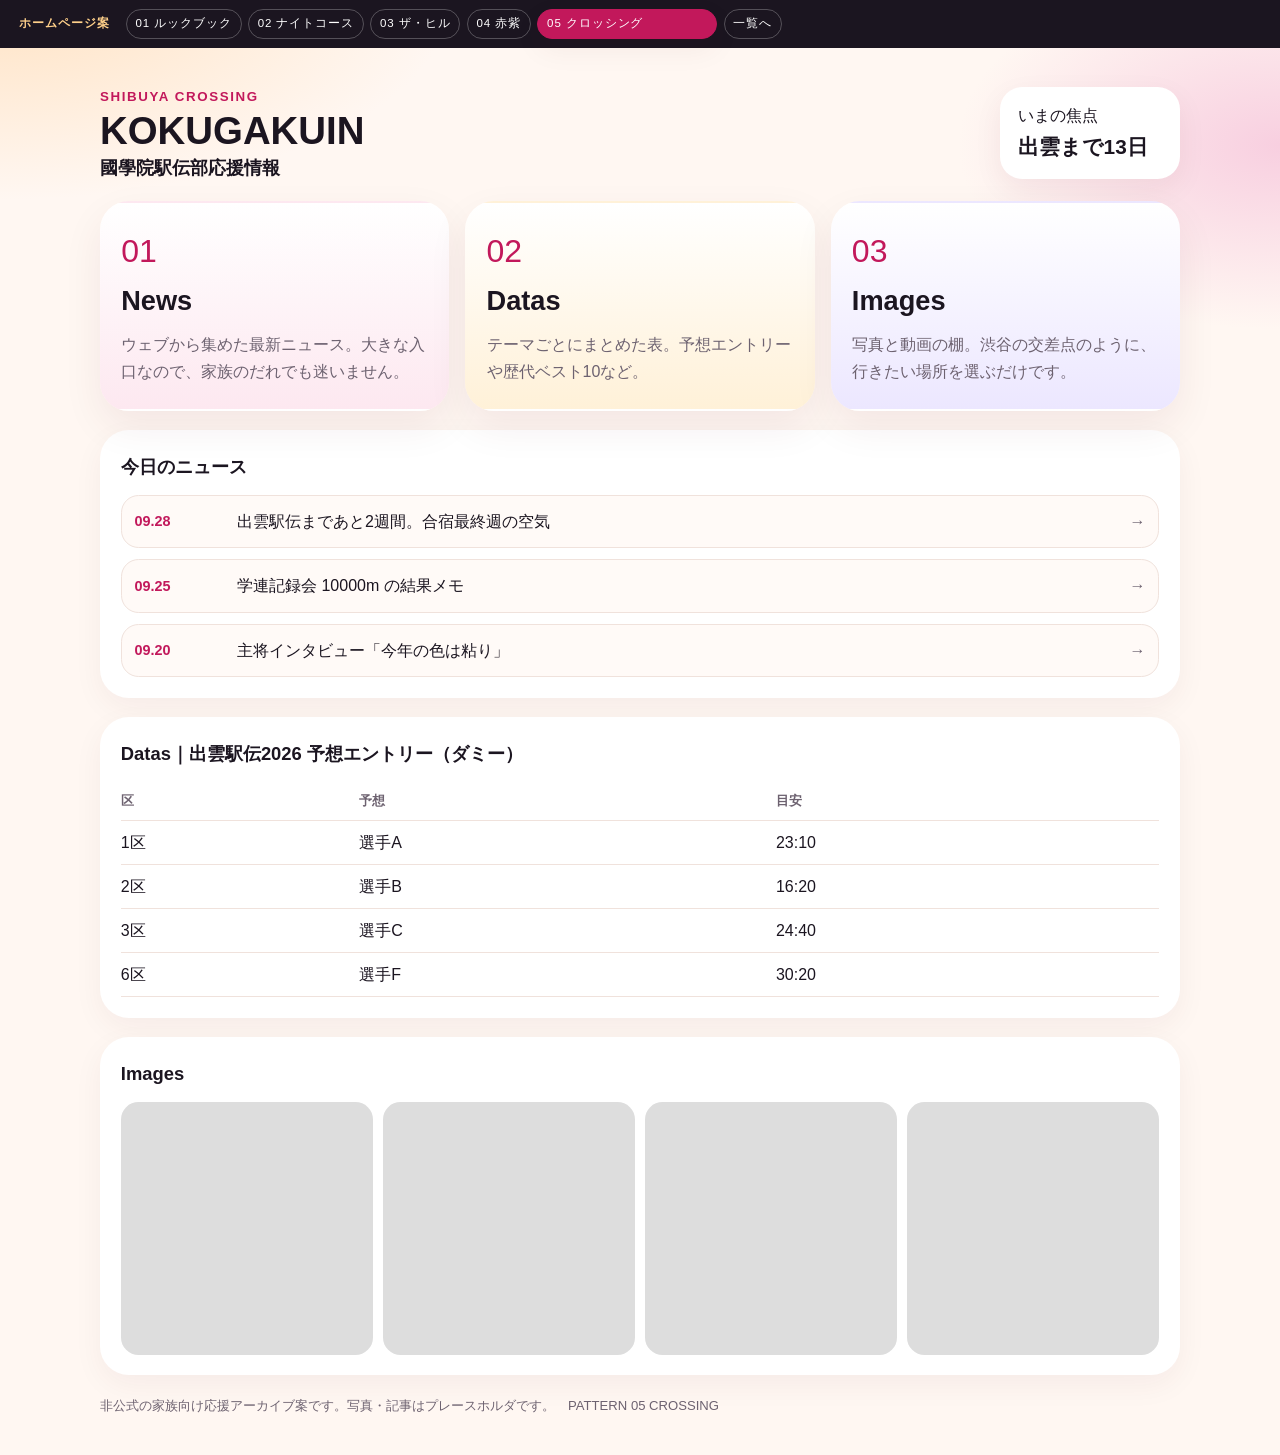
<file: samples/page-pattern-005.html>
<!DOCTYPE html>
<html lang="ja">
<head>
  <meta charset="UTF-8">
  <meta name="viewport" content="width=device-width, initial-scale=1">
  <title>パターン05 クロッシング｜國學院駅伝部応援情報</title>
  <link rel="preconnect" href="https://fonts.googleapis.com">
  <link rel="preconnect" href="https://fonts.gstatic.com" crossorigin>
  <link href="https://fonts.googleapis.com/css2?family=Syne:wght@600;700;800&family=Zen+Maru+Gothic:wght@400;500;700;900&display=swap" rel="stylesheet">
  <style>
    :root {
      --aka: #c2185b;
      --aka-soft: #fde8f0;
      --ink: #1b1520;
      --paper: #fff7f2;
      --card: #ffffff;
      --muted: #6d6270;
      --line: #f0e2dc;
    }
    * { box-sizing: border-box; margin: 0; padding: 0; }
    body {
      font-family: "Zen Maru Gothic", sans-serif;
      background:
        radial-gradient(900px 400px at 0% 0%, #ffe3c4, transparent 50%),
        radial-gradient(700px 400px at 100% 10%, #f8cfe0, transparent 46%),
        var(--paper);
      color: var(--ink);
      line-height: 1.7;
    }
    a { color: inherit; text-decoration: none; }
    #news, #datas, #images { scroll-margin-top: 5.5rem; }

    .switcher {
      position: sticky; top: 0; z-index: 50;
      display: flex; flex-wrap: wrap; gap: .4rem; align-items: center;
      padding: .55rem 1.2rem;
      background: var(--ink); color: #fff;
      font-size: .72rem; letter-spacing: .08em;
    }
    .switcher b { color: #ffd08a; margin-right: .6rem; }
    .switcher a { padding: .28rem .55rem; border: 1px solid rgba(255,255,255,.25); border-radius: 999px; }
    .switcher a.now { background: var(--aka); border-color: var(--aka); }

    .app { width: min(1080px, calc(100% - 1.6rem)); margin: 0 auto; padding: 1.4rem 0 5.5rem; }

    header {
      display: flex; justify-content: space-between; align-items: flex-end;
      gap: 1rem; margin: 1rem 0 1.4rem;
    }
    .brand small { display: block; color: var(--aka); font-weight: 700; letter-spacing: .12em; }
    .brand h1 {
      font-family: "Syne", sans-serif;
      font-size: clamp(1.6rem, 4vw, 2.4rem);
      line-height: 1.15;
    }
    .brand h1 span { display: block; font-family: "Zen Maru Gothic", sans-serif; font-size: .48em; font-weight: 700; margin-top: .25rem; }
    .now {
      background: var(--card);
      border-radius: 1.4rem;
      padding: .9rem 1.1rem;
      box-shadow: 0 10px 30px rgba(80, 20, 40, .06);
      min-width: 180px;
    }
    .now b { display: block; font-size: 1.3rem; }

    .gates {
      display: grid;
      grid-template-columns: repeat(3, 1fr);
      gap: 1rem;
    }
    .gate {
      background: var(--card);
      border-radius: 1.8rem;
      padding: 1.3rem 1.2rem 1.1rem;
      min-height: 210px;
      display: flex; flex-direction: column; justify-content: space-between;
      box-shadow: 0 16px 40px rgba(80, 20, 40, .07);
      border: 2px solid transparent;
    }
    .gate:hover { border-color: var(--aka); transform: translateY(-2px); transition: .2s; }
    .gate .no {
      font-family: "Syne", sans-serif;
      font-size: 2rem; color: var(--aka);
    }
    .gate h2 { font-size: 1.7rem; }
    .gate p { color: var(--muted); margin-top: .4rem; }
    .gate:nth-child(1) { background: linear-gradient(180deg, #fff, var(--aka-soft)); }
    .gate:nth-child(2) { background: linear-gradient(180deg, #fff, #fff1d8); }
    .gate:nth-child(3) { background: linear-gradient(180deg, #fff, #ece7ff); }

    .panel {
      margin-top: 1.2rem;
      background: var(--card);
      border-radius: 1.8rem;
      padding: 1.3rem;
      box-shadow: 0 10px 30px rgba(80, 20, 40, .05);
    }
    .panel h3 { font-size: 1.15rem; margin-bottom: .8rem; }

    .feed { display: grid; gap: .7rem; }
    .feed a {
      display: grid;
      grid-template-columns: 5.6rem 1fr auto;
      gap: .8rem; align-items: center;
      padding: .75rem .8rem;
      background: #fffaf7;
      border-radius: 1.1rem;
      border: 1px solid var(--line);
    }
    .feed time { color: var(--aka); font-weight: 700; font-size: .9rem; }
    .chev { color: var(--muted); }

    table { width: 100%; border-collapse: collapse; }
    th, td { text-align: left; padding: .5rem 0; border-bottom: 1px solid var(--line); }
    th { color: var(--muted); font-size: .8rem; }

    .thumbs { display: grid; grid-template-columns: repeat(4, 1fr); gap: .6rem; }
    .thumbs div {
      aspect-ratio: 1; border-radius: 1.1rem;
      background: #ddd center/cover;
    }
    .thumbs div:nth-child(1) { background-image: url("https://images.unsplash.com/photo-1540959733332-eab4deabeeaf?auto=format&fit=crop&w=700&q=80"); }
    .thumbs div:nth-child(2) { background-image: url("https://images.unsplash.com/photo-1476480862126-209bfaa8edc8?auto=format&fit=crop&w=700&q=80"); }
    .thumbs div:nth-child(3) { background-image: url("https://images.unsplash.com/photo-1552674605-db8be87c54eb?auto=format&fit=crop&w=700&q=80"); }
    .thumbs div:nth-child(4) { background-image: url("https://images.unsplash.com/photo-1542051841857-5f90071e7989?auto=format&fit=crop&w=700&q=80"); }

    .dock {
      position: fixed; left: 50%; bottom: .8rem; transform: translateX(-50%);
      display: flex; flex-wrap: nowrap; gap: .25rem;
      width: max-content;
      max-width: calc(100vw - 1.2rem);
      background: rgba(27,21,32,.92);
      color: #fff;
      padding: .35rem;
      border-radius: 999px;
      z-index: 40;
    }
    .dock a {
      padding: .5rem .85rem;
      border-radius: 999px;
      font-size: .85rem;
      white-space: nowrap;
      flex: 0 0 auto;
    }
    .dock a:hover, .dock a.on { background: var(--aka); }

    footer { margin-top: 1.2rem; color: var(--muted); font-size: .82rem; }

    @media (min-width: 801px) {
      .dock { display: none; }
      .app { padding-bottom: 2.4rem; }
    }
    @media (max-width: 800px) {
      header, .gates, .feed a, .thumbs { grid-template-columns: 1fr; }
      header { flex-direction: column; align-items: stretch; }
      .gates { grid-template-columns: 1fr; }
      .thumbs { grid-template-columns: 1fr 1fr; }
    }
  </style>
</head>
<body>
  <div class="switcher">
    <b>ホームページ案</b>
    <a href="page-pattern-001.html">01 ルックブック</a>
    <a href="page-pattern-002.html">02 ナイトコース</a>
    <a href="page-pattern-003.html">03 ザ・ヒル</a>
    <a href="page-pattern-004.html">04 赤紫</a>
    <a class="now" href="page-pattern-005.html">05 クロッシング</a>
    <a href="index.html">一覧へ</a>
  </div>

  <div class="app">
    <header>
      <div class="brand">
        <small>SHIBUYA CROSSING</small>
        <h1>KOKUGAKUIN<span>國學院駅伝部応援情報</span></h1>
      </div>
      <div class="now">
        いまの焦点
        <b>出雲まで13日</b>
      </div>
    </header>

    <section class="gates">
      <a class="gate" href="#news">
        <div>
          <div class="no">01</div>
          <h2>News</h2>
          <p>ウェブから集めた最新ニュース。大きな入口なので、家族のだれでも迷いません。</p>
        </div>
      </a>
      <a class="gate" href="#datas">
        <div>
          <div class="no">02</div>
          <h2>Datas</h2>
          <p>テーマごとにまとめた表。予想エントリーや歴代ベスト10など。</p>
        </div>
      </a>
      <a class="gate" href="#images">
        <div>
          <div class="no">03</div>
          <h2>Images</h2>
          <p>写真と動画の棚。渋谷の交差点のように、行きたい場所を選ぶだけです。</p>
        </div>
      </a>
    </section>

    <section class="panel" id="news">
      <h3>今日のニュース</h3>
      <div class="feed">
        <a href="#"><time>09.28</time><span>出雲駅伝まであと2週間。合宿最終週の空気</span><span class="chev">→</span></a>
        <a href="#"><time>09.25</time><span>学連記録会 10000m の結果メモ</span><span class="chev">→</span></a>
        <a href="#"><time>09.20</time><span>主将インタビュー「今年の色は粘り」</span><span class="chev">→</span></a>
      </div>
    </section>

    <section class="panel" id="datas">
      <h3>Datas｜出雲駅伝2026 予想エントリー（ダミー）</h3>
      <table>
        <tr><th>区</th><th>予想</th><th>目安</th></tr>
        <tr><td>1区</td><td>選手A</td><td>23:10</td></tr>
        <tr><td>2区</td><td>選手B</td><td>16:20</td></tr>
        <tr><td>3区</td><td>選手C</td><td>24:40</td></tr>
        <tr><td>6区</td><td>選手F</td><td>30:20</td></tr>
      </table>
    </section>

    <section class="panel" id="images">
      <h3>Images</h3>
      <div class="thumbs">
        <div></div><div></div><div></div><div></div>
      </div>
    </section>

    <footer>非公式の家族向け応援アーカイブ案です。写真・記事はプレースホルダです。　PATTERN 05 CROSSING</footer>
  </div>

  <nav class="dock">
    <a class="on" href="#">ホーム</a>
    <a href="#news">News</a>
    <a href="#datas">Datas</a>
    <a href="#images">Images</a>
  </nav>
</body>
</html>
</file>
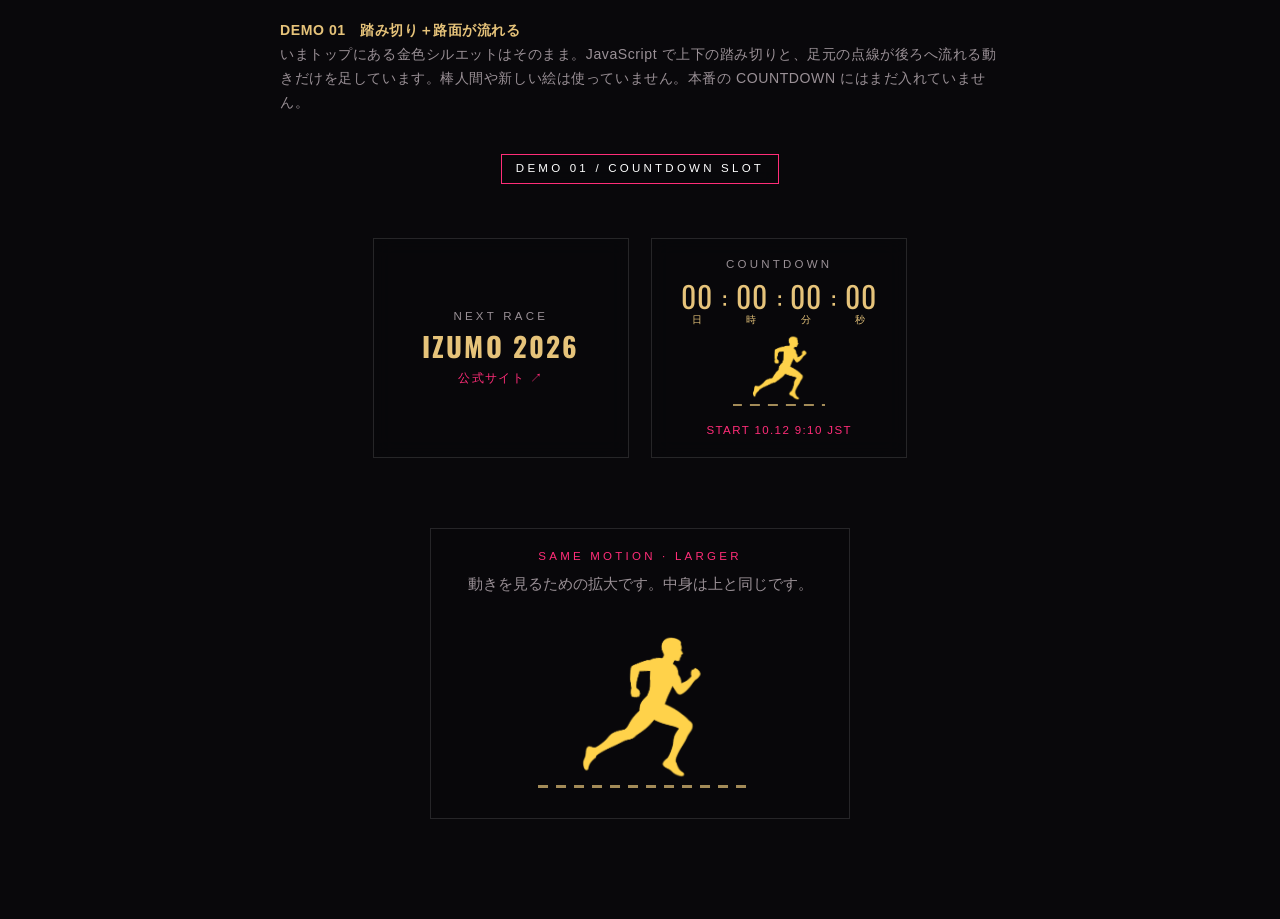
<file: samples/runner-demo-01.html>
<!DOCTYPE html>
<html lang="ja">
<head>
  <meta charset="UTF-8">
  <meta name="viewport" content="width=device-width, initial-scale=1">
  <title>DEMO 01｜ランナー｜國學院駅伝部応援情報</title>
  <meta name="robots" content="noindex, nofollow">
  <link rel="preconnect" href="https://fonts.googleapis.com">
  <link rel="preconnect" href="https://fonts.gstatic.com" crossorigin>
  <link href="https://fonts.googleapis.com/css2?family=Oswald:wght@400;500;600&family=Zen+Kaku+Gothic+New:wght@400;500;700;900&display=swap" rel="stylesheet">
  <link rel="stylesheet" href="../css/site.css">
  <style>
    .demo-note {
      position: relative;
      z-index: 3;
      width: min(720px, calc(100% - 2rem));
      margin: 1.2rem auto 0;
      color: var(--muted);
      font-size: .88rem;
      letter-spacing: .04em;
    }
    .demo-note strong { color: var(--gold); font-weight: 700; }
    .runner-slot {
      position: relative;
      width: 92px;
      height: 78px;
      margin: .45rem auto .15rem;
      overflow: hidden;
    }
    .runner-slot__ground {
      position: absolute;
      left: -20%;
      right: -20%;
      bottom: 4px;
      height: 2px;
      background: repeating-linear-gradient(
        90deg,
        var(--gold) 0 10px,
        transparent 10px 18px
      );
      opacity: .7;
    }
    .runner-slot__body {
      position: absolute;
      left: 50%;
      bottom: 6px;
      width: 60px;
      margin-left: -30px;
      transform-origin: 50% 88%;
      will-change: transform;
    }
    .runner-slot__body img {
      display: block;
      width: 60px;
      height: auto;
    }
    .runner-slot--large {
      width: 220px;
      height: 180px;
      margin: 1.2rem auto 0;
    }
    .runner-slot--large .runner-slot__body {
      width: 132px;
      margin-left: -66px;
      bottom: 10px;
    }
    .runner-slot--large .runner-slot__body img {
      width: 132px;
    }
    .runner-slot--large .runner-slot__ground {
      bottom: 8px;
      height: 3px;
    }
    .demo-stage {
      width: min(420px, calc(100% - 2rem));
      margin: 2rem auto 4rem;
      padding: 1.1rem 1.2rem 1.4rem;
      border: 1px solid var(--line);
      background: rgba(9, 8, 11, .72);
      text-align: center;
    }
    .demo-stage .kicker { margin-bottom: .35rem; }
    @media (prefers-reduced-motion: reduce) {
      .runner-slot__ground { background-position: 0 0 !important; }
    }
  </style>
</head>
<body>
  <p class="demo-note">
    <strong>DEMO 01　踏み切り＋路面が流れる</strong><br>
    いまトップにある金色シルエットはそのまま。JavaScript で上下の踏み切りと、足元の点線が後ろへ流れる動きだけを足しています。棒人間や新しい絵は使っていません。本番の COUNTDOWN にはまだ入れていません。
  </p>

  <section class="hero" style="min-height: auto;">
    <div class="hero__inner" style="padding-top: 2.4rem; padding-bottom: 2.4rem;">
      <p class="tag">DEMO 01 / COUNTDOWN SLOT</p>
      <div class="hero__meta">
        <a class="meta-block" href="https://www.izumo-ekiden.jp/" target="_blank" rel="noopener noreferrer">
          <span class="label">NEXT RACE</span>
          <strong>IZUMO 2026</strong>
          <span class="hint">公式サイト ↗</span>
        </a>
        <div class="meta-block meta-block--count">
          <span class="label">COUNTDOWN</span>
          <div id="countdown" class="countdown" aria-live="off">--</div>
          <div class="runner-slot" data-runner-slot>
            <div class="runner-slot__ground" data-ground></div>
            <div class="runner-slot__body" data-body>
              <img src="../img/runner-silhouette.png" width="60" height="71" alt="走る人のシルエット">
            </div>
          </div>
          <span class="hint">START 10.12 9:10 JST</span>
        </div>
      </div>
    </div>
  </section>

  <div class="demo-stage">
    <p class="kicker">SAME MOTION · LARGER</p>
    <p class="lede" style="margin-bottom:0">動きを見るための拡大です。中身は上と同じです。</p>
    <div class="runner-slot runner-slot--large" data-runner-slot>
      <div class="runner-slot__ground" data-ground></div>
      <div class="runner-slot__body" data-body>
        <img src="../img/runner-silhouette.png" width="132" height="156" alt="">
      </div>
    </div>
  </div>

  <script src="../js/site.js"></script>
  <script>
    (function () {
      if (window.matchMedia("(prefers-reduced-motion: reduce)").matches) return;

      const slots = Array.from(document.querySelectorAll("[data-runner-slot]"));
      const CADENCE = 2.65;
      const start = performance.now();

      function frame(now) {
        const t = (now - start) / 1000;
        const wave = Math.sin(t * Math.PI * 2 * CADENCE);
        const lift = (1 - Math.cos(t * Math.PI * 2 * CADENCE)) * 0.5;
        const bounce = lift * 7;
        const lean = wave * 2.4;
        const squash = 1 - lift * 0.045;
        const ground = (t * 92) % 36;

        slots.forEach(function (slot) {
          const body = slot.querySelector("[data-body]");
          const road = slot.querySelector("[data-ground]");
          const amp = slot.classList.contains("runner-slot--large") ? 1.8 : 1;
          if (body) {
            body.style.transform =
              "translateY(" + (-bounce * amp) + "px) rotate(" + lean + "deg) scaleY(" + squash + ")";
          }
          if (road) {
            road.style.backgroundPosition = (-ground * amp) + "px 0";
          }
        });
        requestAnimationFrame(frame);
      }

      requestAnimationFrame(frame);
    })();
  </script>
</body>
</html>
</file>
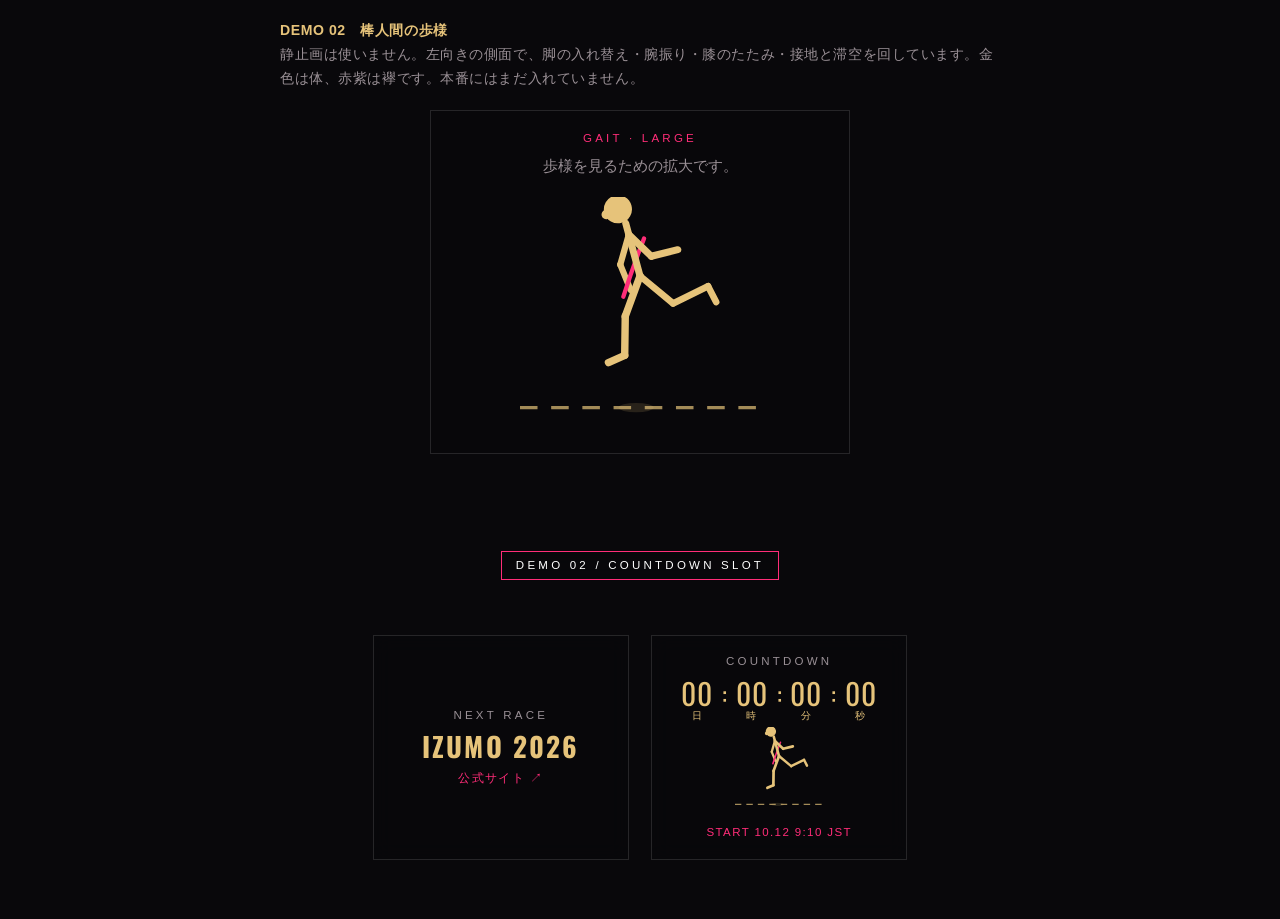
<file: samples/runner-demo-02.html>
<!DOCTYPE html>
<html lang="ja">
<head>
  <meta charset="UTF-8">
  <meta name="viewport" content="width=device-width, initial-scale=1">
  <title>DEMO 02｜ランナー｜國學院駅伝部応援情報</title>
  <meta name="robots" content="noindex, nofollow">
  <link rel="preconnect" href="https://fonts.googleapis.com">
  <link rel="preconnect" href="https://fonts.gstatic.com" crossorigin>
  <link href="https://fonts.googleapis.com/css2?family=Oswald:wght@400;500;600&family=Zen+Kaku+Gothic+New:wght@400;500;700;900&display=swap" rel="stylesheet">
  <link rel="stylesheet" href="../css/site.css">
  <style>
    .demo-note {
      position: relative;
      z-index: 3;
      width: min(720px, calc(100% - 2rem));
      margin: 1.2rem auto 0;
      color: var(--muted);
      font-size: .88rem;
      letter-spacing: .04em;
    }
    .demo-note strong { color: var(--gold); font-weight: 700; }
    .runner-slot {
      position: relative;
      width: 88px;
      height: 86px;
      margin: .35rem auto .1rem;
      overflow: hidden;
    }
    .runner-slot svg {
      display: block;
      width: 88px;
      height: 86px;
    }
    .runner-slot--large {
      width: 240px;
      height: 234px;
      margin: 1.1rem auto 0;
    }
    .runner-slot--large svg {
      width: 240px;
      height: 234px;
    }
    .demo-stage {
      width: min(420px, calc(100% - 2rem));
      margin: 2rem auto 4rem;
      padding: 1.1rem 1.2rem 1.4rem;
      border: 1px solid var(--line);
      background: rgba(9, 8, 11, .72);
      text-align: center;
    }
    .stick-run .far,
    .stick-run .near { stroke-opacity: 1; }
    .stick-run .sash { fill: none; stroke: var(--aka); stroke-width: 2.2; stroke-linecap: round; }
    .demo-stage .kicker { margin-bottom: .35rem; }
  </style>
</head>
<body>
  <p class="demo-note">
    <strong>DEMO 02　棒人間の歩様</strong><br>
    静止画は使いません。左向きの側面で、脚の入れ替え・腕振り・膝のたたみ・接地と滞空を回しています。金色は体、赤紫は襷です。本番にはまだ入れていません。
  </p>

  <div class="demo-stage" style="margin-top:1.2rem">
    <p class="kicker">GAIT · LARGE</p>
    <p class="lede" style="margin-bottom:0">歩様を見るための拡大です。</p>
    <div class="runner-slot runner-slot--large" data-stick></div>
  </div>

  <section class="hero" style="min-height: auto;">
    <div class="hero__inner" style="padding-top: 2rem; padding-bottom: 2.2rem;">
      <p class="tag">DEMO 02 / COUNTDOWN SLOT</p>
      <div class="hero__meta">
        <a class="meta-block" href="https://www.izumo-ekiden.jp/" target="_blank" rel="noopener noreferrer">
          <span class="label">NEXT RACE</span>
          <strong>IZUMO 2026</strong>
          <span class="hint">公式サイト ↗</span>
        </a>
        <div class="meta-block meta-block--count">
          <span class="label">COUNTDOWN</span>
          <div id="countdown" class="countdown" aria-live="off">--</div>
          <div class="runner-slot" data-stick></div>
          <span class="hint">START 10.12 9:10 JST</span>
        </div>
      </div>
    </div>
  </section>

  <script src="../js/site.js"></script>
  <script>
    (function () {
      const SVG = (
        '<svg class="stick-run" viewBox="0 0 100 120" aria-hidden="true">' +
          '<line data-road x1="-20" y1="108" x2="120" y2="108" stroke="#e6c37a" stroke-width="1.6" stroke-dasharray="9 7" stroke-opacity=".7"/>' +
          '<ellipse data-shadow cx="52" cy="108" rx="14" ry="2.4" fill="#e6c37a" opacity=".28"/>' +
          '<g data-root>' +
            '<g data-far-arm class="far" stroke="#e6c37a" stroke-width="3.2" stroke-linecap="round">' +
              '<line data-ua x1="0" y1="0" x2="0" y2="16"/>' +
              '<g data-fa transform="translate(0,16)"><line x1="0" y1="0" x2="0" y2="14"/></g>' +
            "</g>" +
            '<g data-far-leg class="far" stroke="#e6c37a" stroke-width="3.4" stroke-linecap="round">' +
              '<line data-th x1="0" y1="0" x2="0" y2="22"/>' +
              '<g data-sh transform="translate(0,22)">' +
                '<line x1="0" y1="0" x2="0" y2="20"/>' +
                '<g data-ft transform="translate(0,20)"><line x1="0" y1="0" x2="9" y2="1.5"/></g>' +
              "</g>" +
            "</g>" +
            '<path data-sash class="sash" d="M -7 -18 Q 2 -6 11 8"/>' +
            '<g data-torso stroke="#e6c37a" stroke-width="3.6" stroke-linecap="round">' +
              '<line x1="0" y1="0" x2="0" y2="-28"/>' +
              '<circle cx="2" cy="-36" r="7.2" fill="#e6c37a" stroke="none"/>' +
              '<circle cx="8.5" cy="-35" r="2.4" fill="#e6c37a" stroke="none"/>' +
            "</g>" +
            '<g data-near-arm class="near" stroke="#e6c37a" stroke-width="3.6" stroke-linecap="round">' +
              '<line data-ua x1="0" y1="0" x2="0" y2="16"/>' +
              '<g data-fa transform="translate(0,16)"><line x1="0" y1="0" x2="0" y2="14"/></g>' +
            "</g>" +
            '<g data-near-leg class="near" stroke="#e6c37a" stroke-width="3.8" stroke-linecap="round">' +
              '<line data-th x1="0" y1="0" x2="0" y2="22"/>' +
              '<g data-sh transform="translate(0,22)">' +
                '<line x1="0" y1="0" x2="0" y2="20"/>' +
                '<g data-ft transform="translate(0,20)"><line x1="0" y1="0" x2="9" y2="1.5"/></g>' +
              "</g>" +
            "</g>" +
          "</g>" +
        "</svg>"
      );

      function limb(p) {
        var thigh = -Math.sin(p) * 50;
        var recover = Math.max(0, -Math.sin(p));
        var drive = Math.max(0, Math.sin(p));
        var knee = 8 + recover * 82 + drive * 16;
        var foot = drive * 22 - recover * 12;
        var arm = Math.sin(p) * 44;
        var elbow = 38 + drive * 28;
        return { thigh: thigh, knee: knee, foot: foot, arm: arm, elbow: elbow };
      }

      function applyLeg(g, a) {
        g.setAttribute("transform", "rotate(" + a.thigh + ")");
        g.querySelector("[data-sh]").setAttribute("transform", "translate(0,22) rotate(" + a.knee + ")");
        g.querySelector("[data-ft]").setAttribute("transform", "translate(0,20) rotate(" + a.foot + ")");
      }

      function applyArm(g, a) {
        g.setAttribute("transform", "translate(0,-22) rotate(" + a.arm + ")");
        g.querySelector("[data-fa]").setAttribute("transform", "translate(0,16) rotate(" + a.elbow + ")");
      }

      var mounts = Array.prototype.slice.call(document.querySelectorAll("[data-stick]"));
      mounts.forEach(function (el) {
        el.innerHTML = SVG;
      });

      if (window.matchMedia("(prefers-reduced-motion: reduce)").matches) return;

      var STEPS = 2.45;
      var start = performance.now();

      function frame(now) {
        var t = (now - start) / 1000;
        var p = t * Math.PI * 2 * STEPS;
        var lift = Math.pow(Math.abs(Math.sin(p)), 0.9);
        var bounce = lift * 7.5;
        var lean = 14 + Math.sin(p) * 1.6;
        var near = limb(p);
        var far = limb(p + Math.PI);
        var road = (t * 110) % 16;

        mounts.forEach(function (el) {
          var svg = el.querySelector("svg");
          var root = svg.querySelector("[data-root]");
          var shadow = svg.querySelector("[data-shadow]");
          var roadEl = svg.querySelector("[data-road]");
          root.setAttribute(
            "transform",
            "translate(50," + (46 - bounce) + ") scale(-1,1) rotate(" + lean + ")"
          );
          applyLeg(svg.querySelector("[data-near-leg]"), near);
          applyLeg(svg.querySelector("[data-far-leg]"), far);
          applyArm(svg.querySelector("[data-near-arm]"), near);
          applyArm(svg.querySelector("[data-far-arm]"), far);
          var air = bounce > 4.2;
          shadow.setAttribute("cx", String(48));
          shadow.setAttribute("rx", air ? "9" : "14");
          shadow.setAttribute("opacity", air ? "0.14" : "0.3");
          roadEl.setAttribute("stroke-dashoffset", String(road));
        });
        requestAnimationFrame(frame);
      }

      requestAnimationFrame(frame);
    })();
  </script>
</body>
</html>
</file>
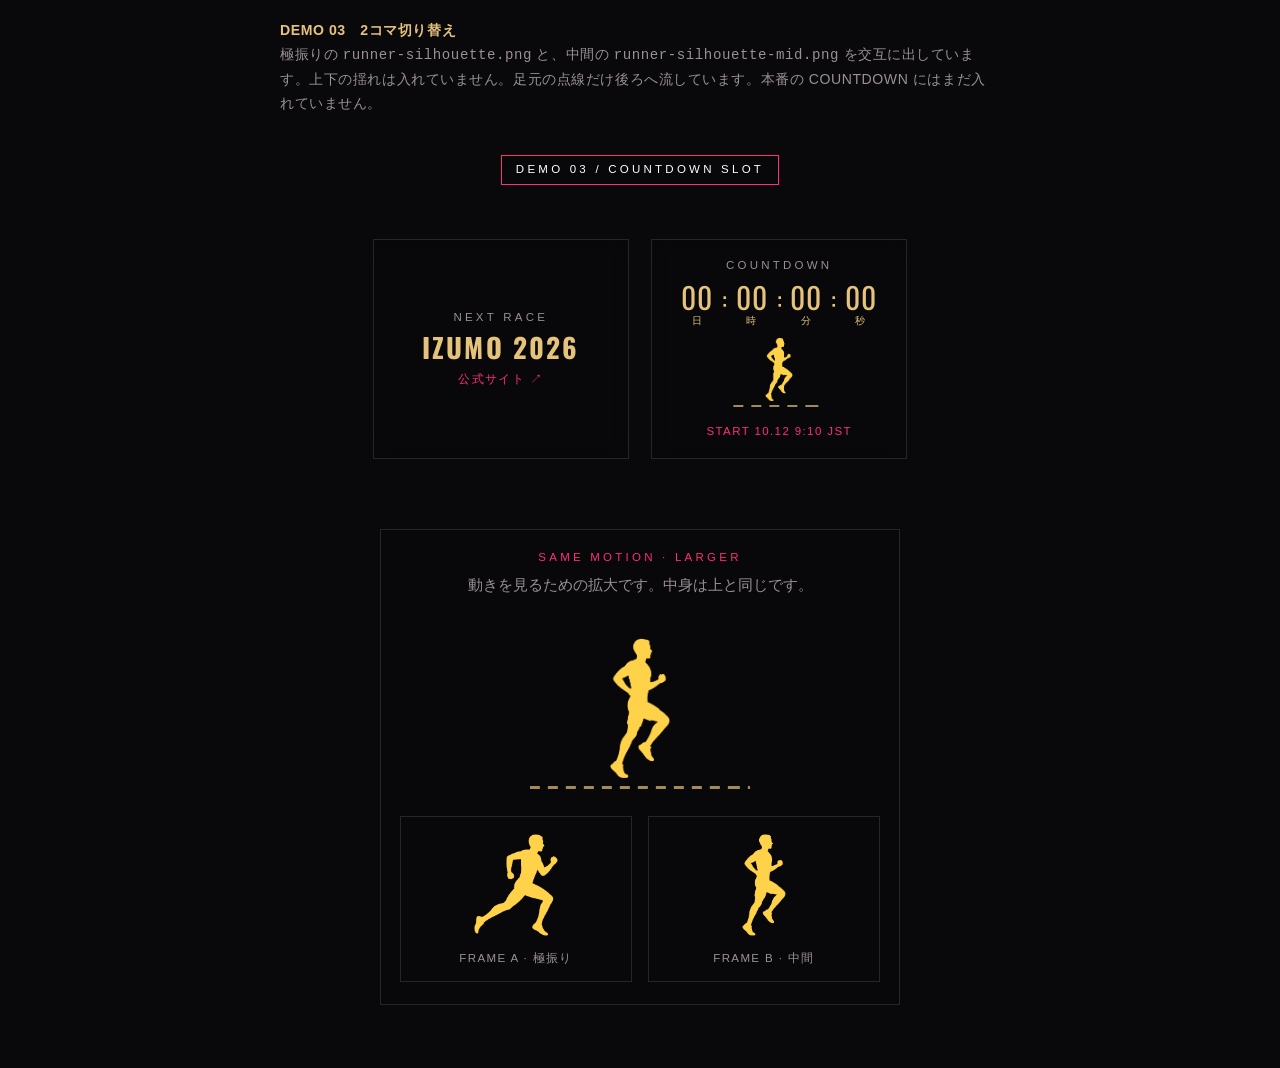
<file: samples/runner-demo-03.html>
<!DOCTYPE html>
<html lang="ja">
<head>
  <meta charset="UTF-8">
  <meta name="viewport" content="width=device-width, initial-scale=1">
  <title>DEMO 03｜ランナー｜國學院駅伝部応援情報</title>
  <meta name="robots" content="noindex, nofollow">
  <link rel="preconnect" href="https://fonts.googleapis.com">
  <link rel="preconnect" href="https://fonts.gstatic.com" crossorigin>
  <link href="https://fonts.googleapis.com/css2?family=Oswald:wght@400;500;600&family=Zen+Kaku+Gothic+New:wght@400;500;700;900&display=swap" rel="stylesheet">
  <link rel="stylesheet" href="../css/site.css">
  <style>
    .demo-note {
      position: relative;
      z-index: 3;
      width: min(720px, calc(100% - 2rem));
      margin: 1.2rem auto 0;
      color: var(--muted);
      font-size: .88rem;
      letter-spacing: .04em;
    }
    .demo-note strong { color: var(--gold); font-weight: 700; }
    .runner-slot {
      position: relative;
      width: 92px;
      height: 78px;
      margin: .45rem auto .15rem;
      overflow: hidden;
    }
    .runner-slot__ground {
      position: absolute;
      left: -20%;
      right: -20%;
      bottom: 4px;
      height: 2px;
      background: repeating-linear-gradient(
        90deg,
        var(--gold) 0 10px,
        transparent 10px 18px
      );
      opacity: .7;
    }
    .runner-slot__body {
      position: absolute;
      left: 50%;
      bottom: 6px;
      width: 60px;
      height: 71px;
      margin-left: -30px;
    }
    .runner-slot__body img {
      position: absolute;
      left: 0;
      bottom: 0;
      display: block;
      width: 60px;
      height: auto;
      opacity: 0;
    }
    .runner-slot__body img.is-on { opacity: 1; }
    .runner-slot--large {
      width: 220px;
      height: 180px;
      margin: 1.2rem auto 0;
    }
    .runner-slot--large .runner-slot__body {
      width: 132px;
      height: 157px;
      margin-left: -66px;
      bottom: 10px;
    }
    .runner-slot--large .runner-slot__body img {
      width: 132px;
    }
    .runner-slot--large .runner-slot__ground {
      bottom: 8px;
      height: 3px;
    }
    .demo-stage {
      width: min(520px, calc(100% - 2rem));
      margin: 2rem auto 4rem;
      padding: 1.1rem 1.2rem 1.4rem;
      border: 1px solid var(--line);
      background: rgba(9, 8, 11, .72);
      text-align: center;
    }
    .demo-stage .kicker { margin-bottom: .35rem; }
    .frame-row {
      display: grid;
      grid-template-columns: 1fr 1fr;
      gap: 1rem;
      margin: 1.2rem 0 0;
      align-items: end;
    }
    .frame-card {
      border: 1px solid var(--line);
      padding: .7rem .5rem .8rem;
    }
    .frame-card img {
      display: block;
      width: 96px;
      height: auto;
      margin: 0 auto .4rem;
    }
    .frame-card span {
      display: block;
      color: var(--muted);
      font-size: .72rem;
      letter-spacing: .12em;
    }
    @media (prefers-reduced-motion: reduce) {
      .runner-slot__ground { background-position: 0 0 !important; }
    }
  </style>
</head>
<body>
  <p class="demo-note">
    <strong>DEMO 03　2コマ切り替え</strong><br>
    極振りの <code>runner-silhouette.png</code> と、中間の <code>runner-silhouette-mid.png</code> を交互に出しています。上下の揺れは入れていません。足元の点線だけ後ろへ流しています。本番の COUNTDOWN にはまだ入れていません。
  </p>

  <section class="hero" style="min-height: auto;">
    <div class="hero__inner" style="padding-top: 2.4rem; padding-bottom: 2.4rem;">
      <p class="tag">DEMO 03 / COUNTDOWN SLOT</p>
      <div class="hero__meta">
        <a class="meta-block" href="https://www.izumo-ekiden.jp/" target="_blank" rel="noopener noreferrer">
          <span class="label">NEXT RACE</span>
          <strong>IZUMO 2026</strong>
          <span class="hint">公式サイト ↗</span>
        </a>
        <div class="meta-block meta-block--count">
          <span class="label">COUNTDOWN</span>
          <div id="countdown" class="countdown" aria-live="off">--</div>
          <div class="runner-slot" data-runner-slot>
            <div class="runner-slot__ground" data-ground></div>
            <div class="runner-slot__body" data-body>
              <img class="is-on" src="../img/runner-silhouette.png" width="60" height="71" alt="走る人のシルエット">
              <img src="../img/runner-silhouette-mid.png" width="60" height="71" alt="">
            </div>
          </div>
          <span class="hint">START 10.12 9:10 JST</span>
        </div>
      </div>
    </div>
  </section>

  <div class="demo-stage">
    <p class="kicker">SAME MOTION · LARGER</p>
    <p class="lede" style="margin-bottom:0">動きを見るための拡大です。中身は上と同じです。</p>
    <div class="runner-slot runner-slot--large" data-runner-slot>
      <div class="runner-slot__ground" data-ground></div>
      <div class="runner-slot__body" data-body>
        <img class="is-on" src="../img/runner-silhouette.png" width="132" height="157" alt="">
        <img src="../img/runner-silhouette-mid.png" width="132" height="157" alt="">
      </div>
    </div>
    <div class="frame-row">
      <div class="frame-card">
        <img src="../img/runner-silhouette.png" width="96" height="114" alt="極振り">
        <span>FRAME A · 極振り</span>
      </div>
      <div class="frame-card">
        <img src="../img/runner-silhouette-mid.png" width="96" height="114" alt="中間">
        <span>FRAME B · 中間</span>
      </div>
    </div>
  </div>

  <script src="../js/site.js"></script>
  <script>
    (function () {
      if (window.matchMedia("(prefers-reduced-motion: reduce)").matches) return;

      const slots = Array.from(document.querySelectorAll("[data-runner-slot]"));
      const FRAME_MS = 250;
      const start = performance.now();

      function frame(now) {
        const t = now - start;
        const on = Math.floor(t / FRAME_MS) % 2;
        const ground = (t * 0.08) % 36;

        slots.forEach(function (slot) {
          const imgs = slot.querySelectorAll("[data-body] img");
          const road = slot.querySelector("[data-ground]");
          const amp = slot.classList.contains("runner-slot--large") ? 1.8 : 1;
          imgs.forEach(function (img, i) {
            img.classList.toggle("is-on", i === on);
          });
          if (road) {
            road.style.backgroundPosition = (-ground * amp) + "px 0";
          }
        });
        requestAnimationFrame(frame);
      }

      requestAnimationFrame(frame);
    })();
  </script>
</body>
</html>
</file>
<file: css/site.css>
:root {
  --aka: #ff2d78;
  --aka-dim: rgba(255, 45, 120, .28);
  --gold: #e6c37a;
  --bg: #09080b;
  --panel: #131117;
  --line: rgba(255, 255, 255, .12);
  --text: #f4f0ea;
  --muted: #9a9096;
}

* { box-sizing: border-box; margin: 0; padding: 0; }

html { scroll-behavior: smooth; color-scheme: dark; }

body {
  font-family: "Zen Kaku Gothic New", sans-serif;
  background: var(--bg);
  color: var(--text);
  line-height: 1.7;
  min-height: 100vh;
  overflow-x: hidden;
}

a { color: inherit; text-decoration: none; }
img { max-width: 100%; display: block; }

.skip {
  position: absolute;
  left: -999px;
  top: 0;
}
.skip:focus {
  left: 1rem;
  top: 1rem;
  z-index: 80;
  background: var(--aka);
  color: #fff;
  padding: .4rem .8rem;
}

.nav {
  display: flex;
  align-items: center;
  justify-content: center;
  gap: .45rem;
  flex-wrap: wrap;
  padding: .35rem;
  background: rgba(9, 8, 11, .62);
  border: 1px solid var(--line);
  border-radius: 999px;
  backdrop-filter: blur(14px);
  z-index: 5;
}
.nav a, .nav .brand {
  padding: .45rem 1rem;
  font-size: .78rem;
  letter-spacing: .18em;
  border-radius: 999px;
}
.nav .brand {
  font-family: "Oswald", sans-serif;
  letter-spacing: .12em;
  color: var(--gold);
}
.nav a:hover, .nav a.is-current { background: var(--aka); color: #fff; }

.hero {
  position: relative;
  min-height: 100svh;
  display: grid;
  place-items: center;
  overflow: hidden;
  background: var(--bg);
}
.hero__scene {
  position: absolute;
  inset: 0;
  z-index: 0;
  overflow: hidden;
  pointer-events: none;
}
.hero__photo {
  position: absolute;
  inset: 0;
  width: 100%;
  height: 100%;
  object-fit: cover;
}
.hero__ripple {
  position: absolute;
  left: 0;
  top: 0;
  width: min(32vw, 300px);
  height: min(24vw, 220px);
  overflow: hidden;
  border-radius: 50%;
  -webkit-mask-image: radial-gradient(closest-side, #000 38%, transparent 100%);
  mask-image: radial-gradient(closest-side, #000 38%, transparent 100%);
  will-change: transform;
}
.hero__photo--warp {
  inset: auto;
  left: 0;
  top: 0;
  right: auto;
  bottom: auto;
  max-width: none;
  filter: url("#hero-warp");
}
.hero__veil {
  position: absolute;
  inset: 0;
  background:
    radial-gradient(900px 420px at 82% 18%, rgba(255, 45, 120, .32), transparent 58%),
    linear-gradient(180deg, rgba(9, 8, 11, .18) 0%, rgba(9, 8, 11, .78) 62%, #09080b 100%);
}
.hero-svg {
  position: absolute;
  width: 0;
  height: 0;
  overflow: hidden;
}
.hero::after {
  content: "";
  position: absolute;
  inset: 0;
  z-index: 1;
  background: repeating-linear-gradient(transparent, transparent 3px, rgba(0, 0, 0, .07) 4px);
  pointer-events: none;
}
.hero .nav {
  position: absolute;
  top: 1.4rem;
  left: 50%;
  transform: translateX(-50%);
  z-index: 5;
}

.vlabel {
  position: absolute;
  top: 50%;
  left: 1.2rem;
  transform: translateY(-50%);
  writing-mode: vertical-rl;
  letter-spacing: .42em;
  font-size: .72rem;
  color: rgba(255, 255, 255, .42);
  z-index: 2;
}

.hero__inner {
  position: relative;
  z-index: 2;
  text-align: center;
  padding: 6.5rem 1.2rem 4.5rem;
}

.tag {
  display: inline-block;
  border: 1px solid var(--aka);
  color: #fff;
  background: rgba(9, 8, 11, .55);
  backdrop-filter: blur(8px);
  padding: .25rem .85rem;
  font-size: .72rem;
  letter-spacing: .28em;
  margin-bottom: 1.2rem;
}

h1.display {
  font-family: "Oswald", sans-serif;
  font-size: clamp(3.1rem, 12vw, 8.6rem);
  line-height: .86;
  letter-spacing: .06em;
  font-weight: 600;
  text-shadow: 0 0 40px rgba(255, 45, 120, .25);
}
h1.display span {
  display: block;
  color: var(--aka);
  text-shadow: 0 0 28px rgba(255, 45, 120, .55);
}

.catch {
  margin-top: 1.15rem;
  font-size: clamp(1.05rem, 2.4vw, 1.55rem);
  letter-spacing: .28em;
}
.catch i {
  display: block;
  margin-top: .35rem;
  font-family: Georgia, "Times New Roman", serif;
  font-size: .55em;
  letter-spacing: .16em;
  color: var(--gold);
  font-weight: 400;
}

.hero__meta {
  margin-top: 2.2rem;
  display: flex;
  justify-content: center;
  align-items: stretch;
  gap: 1.4rem;
  flex-wrap: wrap;
}

.meta-block {
  text-align: center;
  display: flex;
  flex-direction: column;
  align-items: center;
  justify-content: center;
  padding: 1rem 1.15rem;
  border: 1px solid var(--line);
  background: rgba(9, 8, 11, .55);
  backdrop-filter: blur(10px);
  min-width: 16rem;
}
.meta-block .label {
  display: block;
  font-size: .72rem;
  letter-spacing: .28em;
  color: var(--muted);
  margin-bottom: .45rem;
}
.meta-block strong {
  display: block;
  font-family: "Oswald", sans-serif;
  font-size: 1.7rem;
  letter-spacing: .08em;
  color: var(--gold);
  line-height: 1;
}
.meta-block .hint {
  display: inline-block;
  margin-top: .55rem;
  font-size: .72rem;
  letter-spacing: .12em;
  color: var(--aka);
}
a.meta-block:hover {
  border-color: var(--aka);
}
a.meta-block:hover strong { color: #fff; }

.countdown {
  display: flex;
  align-items: flex-end;
  justify-content: center;
  gap: .35rem;
  font-family: "Oswald", sans-serif;
  color: var(--aka);
  line-height: 1;
}
.countdown .unit {
  text-align: center;
  min-width: 2.4rem;
}
.countdown .num {
  font-size: 1.85rem;
  letter-spacing: .04em;
  font-variant-numeric: tabular-nums;
}
.countdown .u {
  display: block;
  margin-top: .2rem;
  font-family: "Zen Kaku Gothic New", sans-serif;
  font-size: .62rem;
  letter-spacing: .16em;
  color: var(--gold);
}
.countdown .colon {
  font-size: 1.5rem;
  color: var(--gold);
  padding-bottom: 1rem;
  animation: blink 1s steps(1) infinite;
}
.countdown.is-live .num { color: var(--gold); }

@keyframes blink {
  50% { opacity: .25; }
}

.runner-slot {
  position: relative;
  width: 92px;
  height: 78px;
  margin: .35rem auto .05rem;
  overflow: hidden;
}
.runner-slot__ground {
  position: absolute;
  left: -20%;
  right: -20%;
  bottom: 4px;
  height: 2px;
  background: repeating-linear-gradient(
    90deg,
    var(--gold) 0 10px,
    transparent 10px 18px
  );
  opacity: .7;
}
.runner-slot__body {
  position: absolute;
  left: 50%;
  bottom: 6px;
  width: 60px;
  height: 71px;
  margin-left: -30px;
}
.runner-slot__body img {
  position: absolute;
  left: 0;
  bottom: 0;
  display: block;
  width: 60px;
  height: auto;
  opacity: 0;
}
.runner-slot__body img.is-on { opacity: 1; }

@media (prefers-reduced-motion: reduce) {
  .countdown .colon { animation: none; }
  .runner-slot__ground { background-position: 0 0 !important; }
  .hero__ripple { display: none; }
}

.wrap {
  width: min(1120px, calc(100% - 2rem));
  margin: -4rem auto 4rem;
  position: relative;
  z-index: 2;
}

.board {
  display: grid;
  grid-template-columns: 1.3fr .7fr;
  gap: 1rem;
}

.panel {
  background: var(--panel);
  border: 1px solid var(--line);
  padding: 1.4rem;
}
.panel-gap { margin-top: 1rem; }

.kicker {
  color: var(--aka);
  letter-spacing: .28em;
  font-size: .72rem;
  margin-bottom: .55rem;
}

h2 {
  font-size: 1.35rem;
  letter-spacing: .12em;
  margin-bottom: 1rem;
}

.more {
  display: inline-block;
  margin-top: 1rem;
  margin-right: 1.2rem;
  font-size: .78rem;
  letter-spacing: .16em;
  color: var(--aka);
}
.more:hover { color: #fff; }

.news-item {
  display: grid;
  grid-template-columns: 6.5rem 1fr;
  gap: 1rem;
  padding: .9rem 0;
  border-bottom: 1px solid var(--line);
}
.news-item time {
  color: var(--gold);
  font-family: "Oswald", sans-serif;
  letter-spacing: .08em;
}
.news-item p { color: var(--muted); font-size: .92rem; }
.news-item a:hover strong { color: var(--aka); }

.news-post {
  padding: 1.5rem 0 1.7rem;
  border-bottom: 1px solid var(--line);
  scroll-margin-top: 5.5rem;
}
.news-post:last-of-type { border-bottom: 0; padding-bottom: 0; }
.news-post > time {
  display: block;
  color: var(--gold);
  font-family: "Oswald", sans-serif;
  letter-spacing: .08em;
  margin-bottom: .35rem;
}
.news-post h2 {
  font-size: 1.12rem;
  letter-spacing: .06em;
  margin-bottom: .85rem;
  line-height: 1.45;
}
.news-post h3,
.panel h3 {
  font-size: .95rem;
  letter-spacing: .1em;
  color: var(--gold);
  margin: 1.2rem 0 .5rem;
}
.table-scroll {
  overflow-x: auto;
  margin: .8rem 0;
}
.pred-now,
.pred-votes,
.pred-matrix {
  width: min(100%, 44rem);
  margin: .8rem 0 1rem;
}
.pred-now--compact {
  width: 100%;
  font-size: .82rem;
}
.pred-now td:nth-child(n + 4),
.pred-votes td:nth-child(3) {
  font-family: "Oswald", sans-serif;
  font-variant-numeric: tabular-nums;
}
.pred-matrix {
  width: max-content;
  min-width: 100%;
  font-size: .82rem;
}
.pred-matrix th,
.pred-matrix td {
  padding-right: .75rem;
  white-space: nowrap;
}
.rank-table {
  width: min(100%, 40rem);
}
.rank-table td:nth-child(1),
.rank-table td:nth-child(3),
.rank-table td:nth-child(4),
.rank-table td:nth-child(5) {
  font-family: "Oswald", sans-serif;
  font-variant-numeric: tabular-nums;
}
.rank-table td:nth-child(1) {
  width: 2.2rem;
  color: var(--gold);
}
.rank-table tr.is-home td:nth-child(1) {
  color: var(--aka);
}
.rank-table td:nth-child(3),
.rank-table td:nth-child(4),
.rank-table td:nth-child(5) {
  text-align: right;
}
.rank-table--compact {
  width: 100%;
  font-size: .82rem;
}
.idx-table {
  width: max-content;
  min-width: 100%;
  font-size: .82rem;
}
.idx-table th,
.idx-table td {
  padding-right: .75rem;
  white-space: nowrap;
}
.idx-table th:nth-child(n + 4),
.idx-table td:nth-child(n + 4) {
  text-align: right;
  font-family: "Oswald", sans-serif;
  font-variant-numeric: tabular-nums;
  padding-left: .85rem;
}
.idx-table th:nth-child(n + 4) {
  font-family: "Zen Kaku Gothic New", sans-serif;
}
.idx-table td:last-child,
.idx-table th:last-child {
  font-family: "Zen Kaku Gothic New", sans-serif;
  text-align: left;
  font-size: .78rem;
  color: var(--muted);
  white-space: normal;
  min-width: 9.5rem;
}
.sec-matrix td:nth-child(n + 2) {
  font-family: "Oswald", sans-serif;
  font-variant-numeric: tabular-nums;
  text-align: right;
}
.news-post p {
  margin: .65rem 0;
}
.news-post ul {
  margin: .65rem 0 .65rem 1.2rem;
}
.news-post li + li {
  margin-top: .45rem;
}
.news-roster {
  width: min(100%, 26rem);
  margin: .8rem 0;
}
.news-roster th:last-child,
.news-roster td:last-child {
  width: 4.2rem;
  white-space: nowrap;
}
.news-roster--wide {
  width: min(100%, 36rem);
}
.news-roster--wide th.mark,
.news-roster--wide td.mark {
  width: 3.2rem;
  padding-right: .6rem;
}
.news-roster--wide th:last-child,
.news-roster--wide td:last-child {
  width: 8.5rem;
}
.news-roster .mark {
  width: 2.4rem;
  color: var(--gold);
  text-align: center;
}
.source-line {
  margin-top: 1rem;
  font-size: .82rem;
  color: var(--muted);
}
.source-line a { color: var(--aka); }
.source-line a:hover { color: #fff; }

.led {
  font-family: "Oswald", sans-serif;
  font-size: 3.2rem;
  line-height: 1;
  color: var(--aka);
}
.led small {
  display: block;
  font-size: .72rem;
  color: #aaa;
  letter-spacing: .16em;
  margin-top: .4rem;
}

.grid3 {
  display: grid;
  grid-template-columns: 1fr 1fr 1fr;
  gap: 1rem;
  margin-top: 1rem;
}
.tile {
  min-height: 220px;
  border: 1px solid var(--line);
  background: #111 center/cover no-repeat;
  position: relative;
}
.tile span {
  position: absolute;
  left: .8rem;
  bottom: .8rem;
  letter-spacing: .14em;
  font-size: .78rem;
}
.tile--saiko-entry {
  background-image: linear-gradient(transparent, #09080b), url("../img/gallery/2026-09-18-saiko-entry.jpg");
}
.tile--saiko-meeting {
  background-image: linear-gradient(transparent, #09080b), url("../img/gallery/2026-08-06-saiko-meeting.jpg");
}
.tile--izumo-win {
  background-image: linear-gradient(transparent, #09080b), url("../img/gallery/2025-10-13-izumo-win.jpg");
}

table {
  width: 100%;
  border-collapse: collapse;
  font-size: .9rem;
}
th, td {
  padding: .5rem 0;
  border-bottom: 1px solid var(--line);
  text-align: left;
}
th {
  color: #958a90;
  font-weight: 500;
  font-size: .72rem;
  letter-spacing: .12em;
}

.lede {
  color: var(--muted);
  font-size: .92rem;
  margin: 0 0 1rem;
}
.pb-table {
  width: min(100%, 40rem);
}
.pb-table th:nth-child(2),
.pb-table td:nth-child(2) {
  width: 4.2rem;
  white-space: nowrap;
}
.pb-table th:nth-child(n + 3),
.pb-table td:nth-child(n + 3) {
  width: 6.8rem;
  text-align: right;
  font-family: "Oswald", sans-serif;
  font-variant-numeric: tabular-nums;
  letter-spacing: .04em;
  white-space: nowrap;
  padding-left: 1rem;
}
.pb-table th:nth-child(n + 3) {
  font-family: "Zen Kaku Gothic New", sans-serif;
}
.pb-table--compact {
  font-size: .82rem;
}
.pb-table--compact td:nth-child(2),
.pb-table--compact td:nth-child(3) {
  text-align: right;
  font-family: "Oswald", sans-serif;
  font-variant-numeric: tabular-nums;
}
.captain {
  display: inline-block;
  margin-left: .35rem;
  color: var(--gold);
  font-size: .68rem;
  letter-spacing: .12em;
  vertical-align: middle;
}
.note a {
  color: var(--aka);
}
.note a:hover { color: #fff; }
.note code {
  font-family: "Oswald", sans-serif;
  font-size: .86em;
  color: var(--gold);
}

.page-head {
  position: relative;
  padding: 6.5rem 1.2rem 2.2rem;
  background:
    radial-gradient(600px 220px at 90% 0%, rgba(255, 45, 120, .22), transparent 60%),
    var(--bg);
  border-bottom: 1px solid var(--line);
  text-align: center;
}
.page-head .nav {
  position: absolute;
  top: 1.4rem;
  left: 50%;
  transform: translateX(-50%);
}
.page-inner { position: relative; }
.page-head h1 {
  font-family: "Oswald", sans-serif;
  font-size: clamp(2.4rem, 8vw, 4.8rem);
  letter-spacing: .12em;
  margin-top: .4rem;
}
.page-head p {
  color: var(--muted);
  margin-top: .4rem;
  letter-spacing: .12em;
}
.page-body {
  width: min(1120px, calc(100% - 2rem));
  margin: 1.6rem auto 4rem;
}

footer {
  width: min(1120px, calc(100% - 2rem));
  margin: 0 auto 2rem;
  color: #8a8086;
  font-size: .75rem;
  display: flex;
  justify-content: space-between;
  gap: 1rem;
  flex-wrap: wrap;
}

.note {
  color: var(--muted);
  font-size: .88rem;
  margin-top: 1rem;
}

.gallery {
  display: grid;
  grid-template-columns: repeat(3, 1fr);
  gap: 1rem;
}
.gallery figure {
  margin: 0;
  min-height: 240px;
  border: 1px solid var(--line);
  background: #111 center/cover;
  position: relative;
}
.gallery figcaption {
  position: absolute;
  left: .8rem;
  bottom: .8rem;
  letter-spacing: .12em;
}
.shot {
  margin: 0 0 1rem;
  border: 1px solid var(--line);
  background: #111;
}
.shot img {
  width: 100%;
  height: auto;
  aspect-ratio: 16 / 10;
  object-fit: cover;
  object-position: center 20%;
}
.shot--hero img {
  aspect-ratio: 16 / 9;
  object-position: center 30%;
}
.shot figcaption {
  padding: .85rem 1rem 1.05rem;
}
.shot time {
  display: block;
  font-family: "Oswald", sans-serif;
  letter-spacing: .14em;
  color: var(--gold);
  font-size: .78rem;
}
.shot strong {
  display: block;
  margin: .2rem 0 .35rem;
  letter-spacing: .04em;
}
.shot figcaption p {
  color: var(--muted);
  font-size: .88rem;
  margin: 0 0 .45rem;
}
.shot figcaption a {
  color: var(--aka);
  font-size: .8rem;
  letter-spacing: .06em;
}
.shot figcaption a:hover { color: #fff; }
.shot-grid {
  display: grid;
  grid-template-columns: 1fr 1fr;
  gap: 1rem;
  margin-top: 1rem;
}
.shot-grid .shot { margin: 0; }

@media (max-width: 860px) {
  .hero .nav,
  .page-head .nav {
    left: 1rem;
    right: 1rem;
    transform: none;
    width: auto;
  }
  .nav a, .nav .brand { padding: .4rem .7rem; letter-spacing: .1em; }
  .vlabel { display: none; }
  .board, .grid3, .news-item, .gallery, .shot-grid { grid-template-columns: 1fr; }
  .hero__meta { flex-direction: column; align-items: stretch; }
  .meta-block { min-width: 0; }
  h1.display {
    font-size: clamp(2.5rem, 16vw, 4.4rem);
    letter-spacing: .04em;
    padding-inline: .2rem;
  }
  .catch { letter-spacing: .14em; }
  .tag { letter-spacing: .16em; }
  .countdown .num { font-size: 1.5rem; }
  .countdown .unit { min-width: 2rem; }
}
</file>
